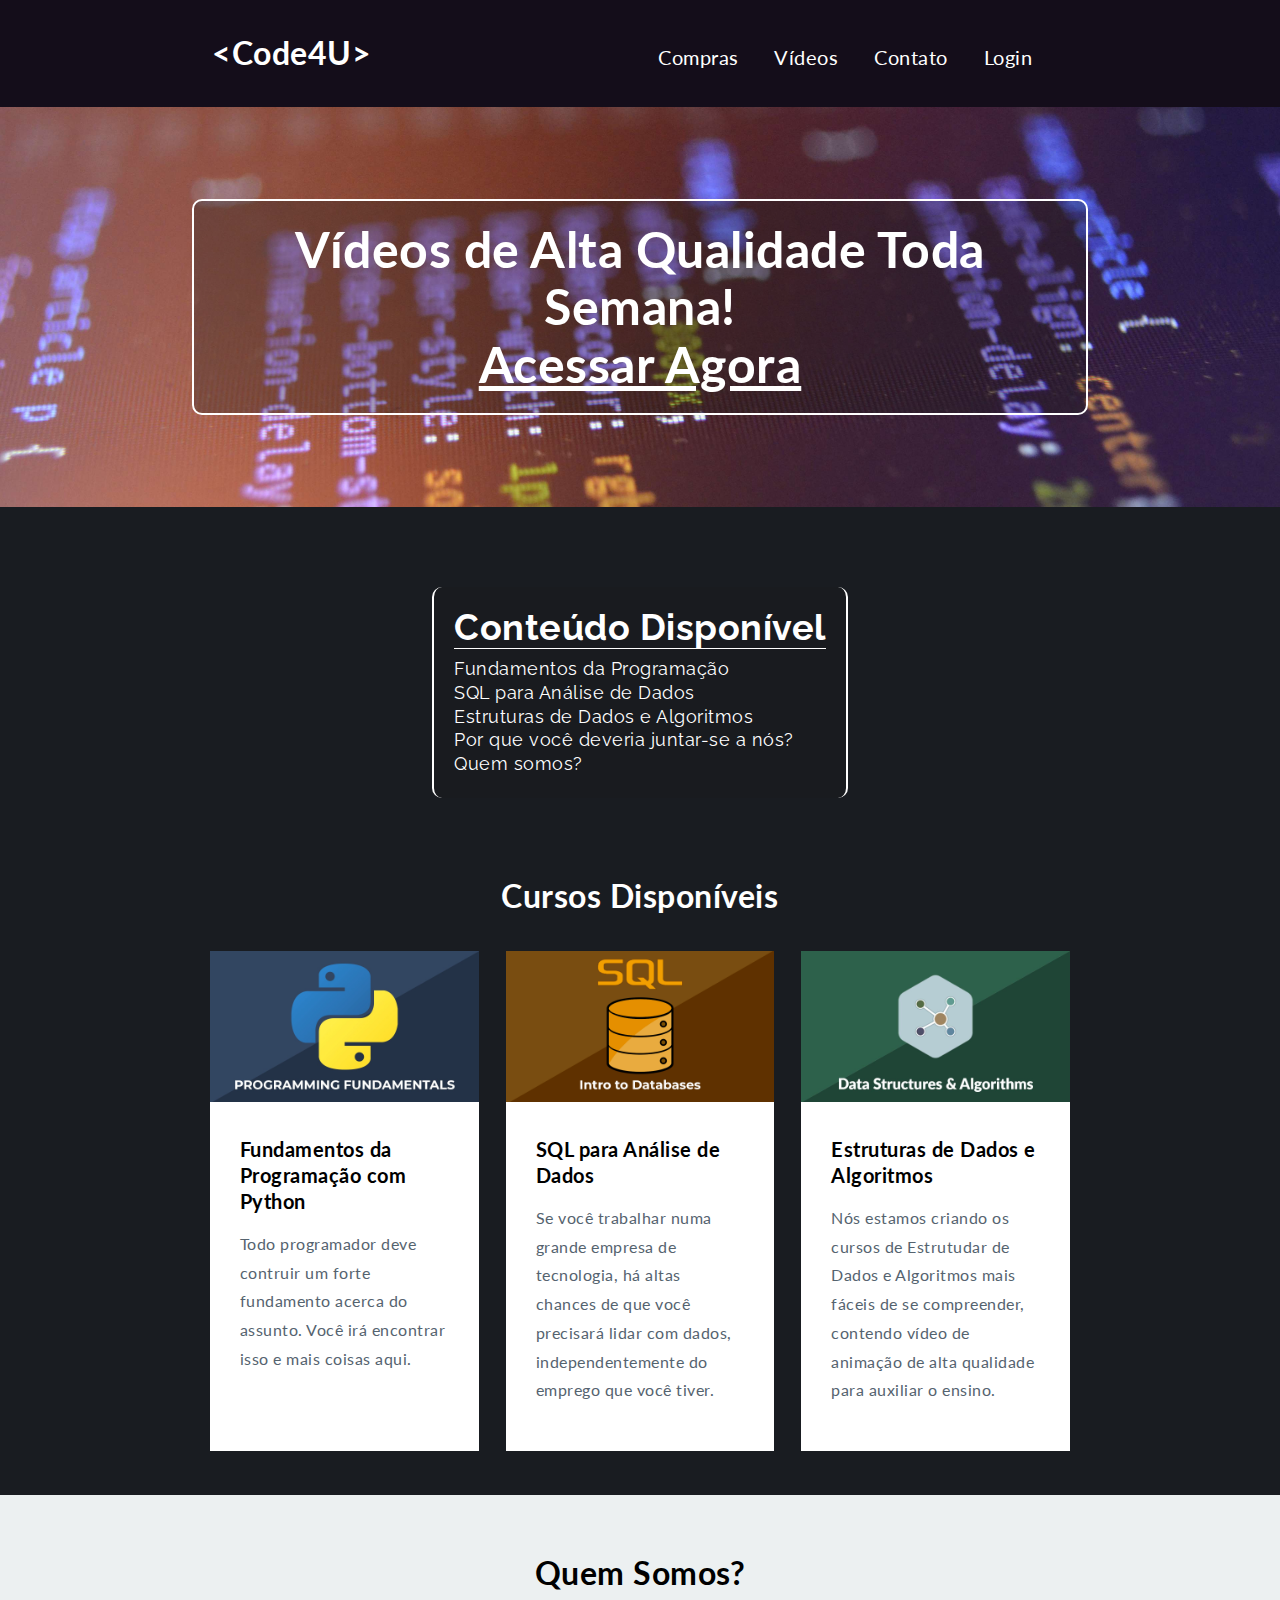
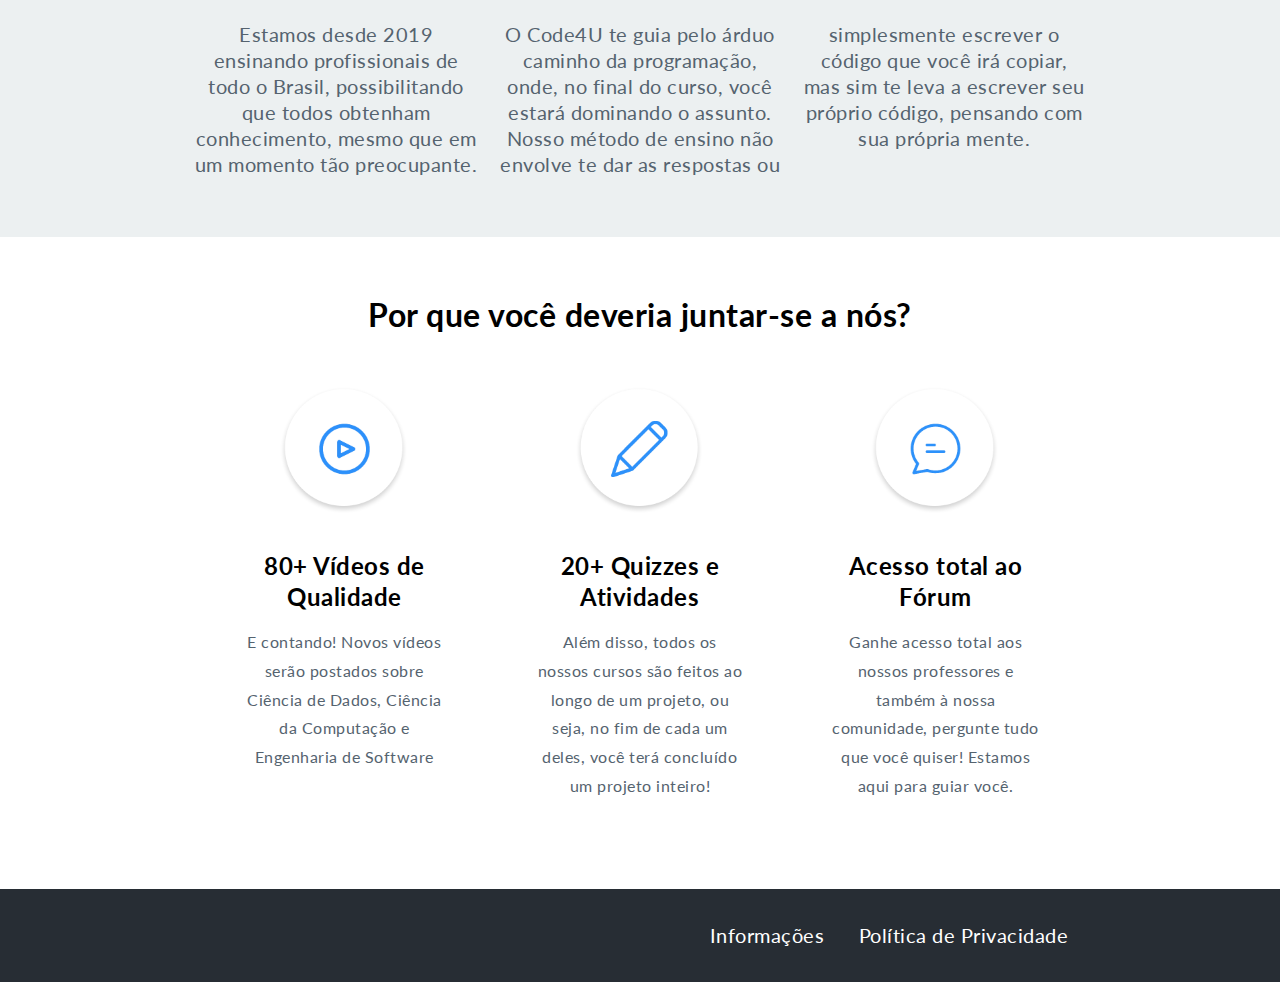
<file: DevCourses/index.html>
<!DOCTYPE html>
<html lang="pt-br">
    <head>
        <meta charset="utf-8">
        <link rel="stylesheet" href="css/style.css">
        <title>Bem-vindo(a) | Code4U</title>
    </head>

    <body class="grid-container">
        <header class="container">
            <h2>&lt;Code4U&gt;</h2>
            <ul>
                <li><a href="#courses">Compras</a></li>
                <li><a href="#videos">Vídeos</a></li>
                <li><a href="#contact">Contato</a></li>
                <li><a href="#login">Login</a></li>
            </ul>
        </header>

        <section id="subheader" class="container">
            <h2 class="panel">
                Vídeos de Alta Qualidade Toda Semana!
                <br><a href="#access">Acessar Agora</a>
            </h2>
        </section>

        <section id="main" class="container">
            <h2>Cursos Disponíveis</h2>
            <a href="#python" id="python" class="card">
                <figure>
                    <img src="./images/python.jpg" alt="Python">
                </figure>
                <div class="card-body">
                    <h3>Fundamentos da Programação com Python</h3>
                    <p>
                        Todo programador deve contruir um forte fundamento acerca do assunto. Você irá encontrar isso e mais coisas aqui.
                    </p>
                </div>
            </a>

            <a href="#sql" id="sql" class="card">
                <figure>
                    <img src="./images/sql.png" alt="SQL">
                </figure>
                <div class="card-body">
                    <h3>SQL para Análise de Dados</h3>
                    <p>
                        Se você trabalhar numa grande empresa de tecnologia, há altas chances de que você precisará lidar com dados, 
                        independentemente do emprego que você tiver.
                    </p>
                </div>
            </a>

            <a href="#data" id="data" class="card">
                <figure>
                    <img src="./images/data.jpg" alt="Data Structures">
                </figure>
                <div class="card-body">
                    <h3>Estruturas de Dados e Algoritmos</h3>
                    <p>
                        Nós estamos criando os cursos de Estrutudar de Dados e Algoritmos mais fáceis de se compreender, contendo vídeo de 
                        animação de alta qualidade para auxiliar o ensino.
                    </p>
                </div>
            </a>
        </section>
        <article id="why" class="container">
            <h2>Por que você deveria juntar-se a nós?</h2>
            <div href="#videos" id="python" class="card">
                <figure>
                    <img src="./images/video.png" alt="Vídeos">
                </figure>
                <div class="card-body">
                    <h3>80+ Vídeos de Qualidade</h3>
                    <p>
                        E contando! Novos vídeos serão postados sobre 
                        Ciência de Dados, Ciência da Computação e Engenharia 
                        de Software
                    </p>
                </div>
            </div>

            <div href="#sql" id="sql" class="card">
                <figure>
                    <img src="./images/quiz.png" alt="Quiz">
                </figure>
                <div class="card-body">
                    <h3>20+ Quizzes e Atividades</h3>
                    <p>
                        Além disso, todos os nossos cursos são feitos ao longo de um projeto, ou seja, no fim de cada um deles, você terá concluído um projeto inteiro!
                    </p>
                </div>
            </div>

            <div href="#data" id="data" class="card">
                <figure>
                    <img src="./images/forum.png" alt="Fórum">
                </figure>
                <div class="card-body">
                    <h3>Acesso total ao Fórum</h3>
                    <p>
                        Ganhe acesso total aos nossos professores e também à nossa comunidade, 
                        pergunte tudo que você quiser! Estamos aqui para guiar você.
                    </p>
                </div>
            </div>
        </article>

        <article id="who" class="container">
            <h2>Quem Somos?</h2>
            <p>
                Estamos desde 2019 ensinando profissionais de todo o Brasil, 
                possibilitando que todos obtenham conhecimento, mesmo que em 
                um momento tão preocupante. O Code4U te guia pelo árduo caminho
                da programação, onde, no final do curso, você estará dominando o assunto. 
                Nosso método de ensino não envolve te dar as respostas ou simplesmente 
                escrever o código que você irá copiar, mas sim te leva a escrever seu 
                próprio código, pensando com sua própria mente.
            </p>         
        </article>

        <nav>
            <ul class="panel">
                <h1>Conteúdo Disponível</h1>
                <li><a href="#python">Fundamentos da Programação</a></li>
                <li><a href="#sql">SQL para Análise de Dados</a></li>
                <li><a href="#data">Estruturas de Dados e Algoritmos</a></li>
                <li><a href="#why">Por que você deveria juntar-se a nós?</a></li>
                <li><a href="#who">Quem somos?</a></li>
            </ul>
        </nav>

        <footer class="container">
            <a href="#info">Informações</a>
            <a href="#info">Política de Privacidade</a>
        </footer>
    </body>
</html>
</file>
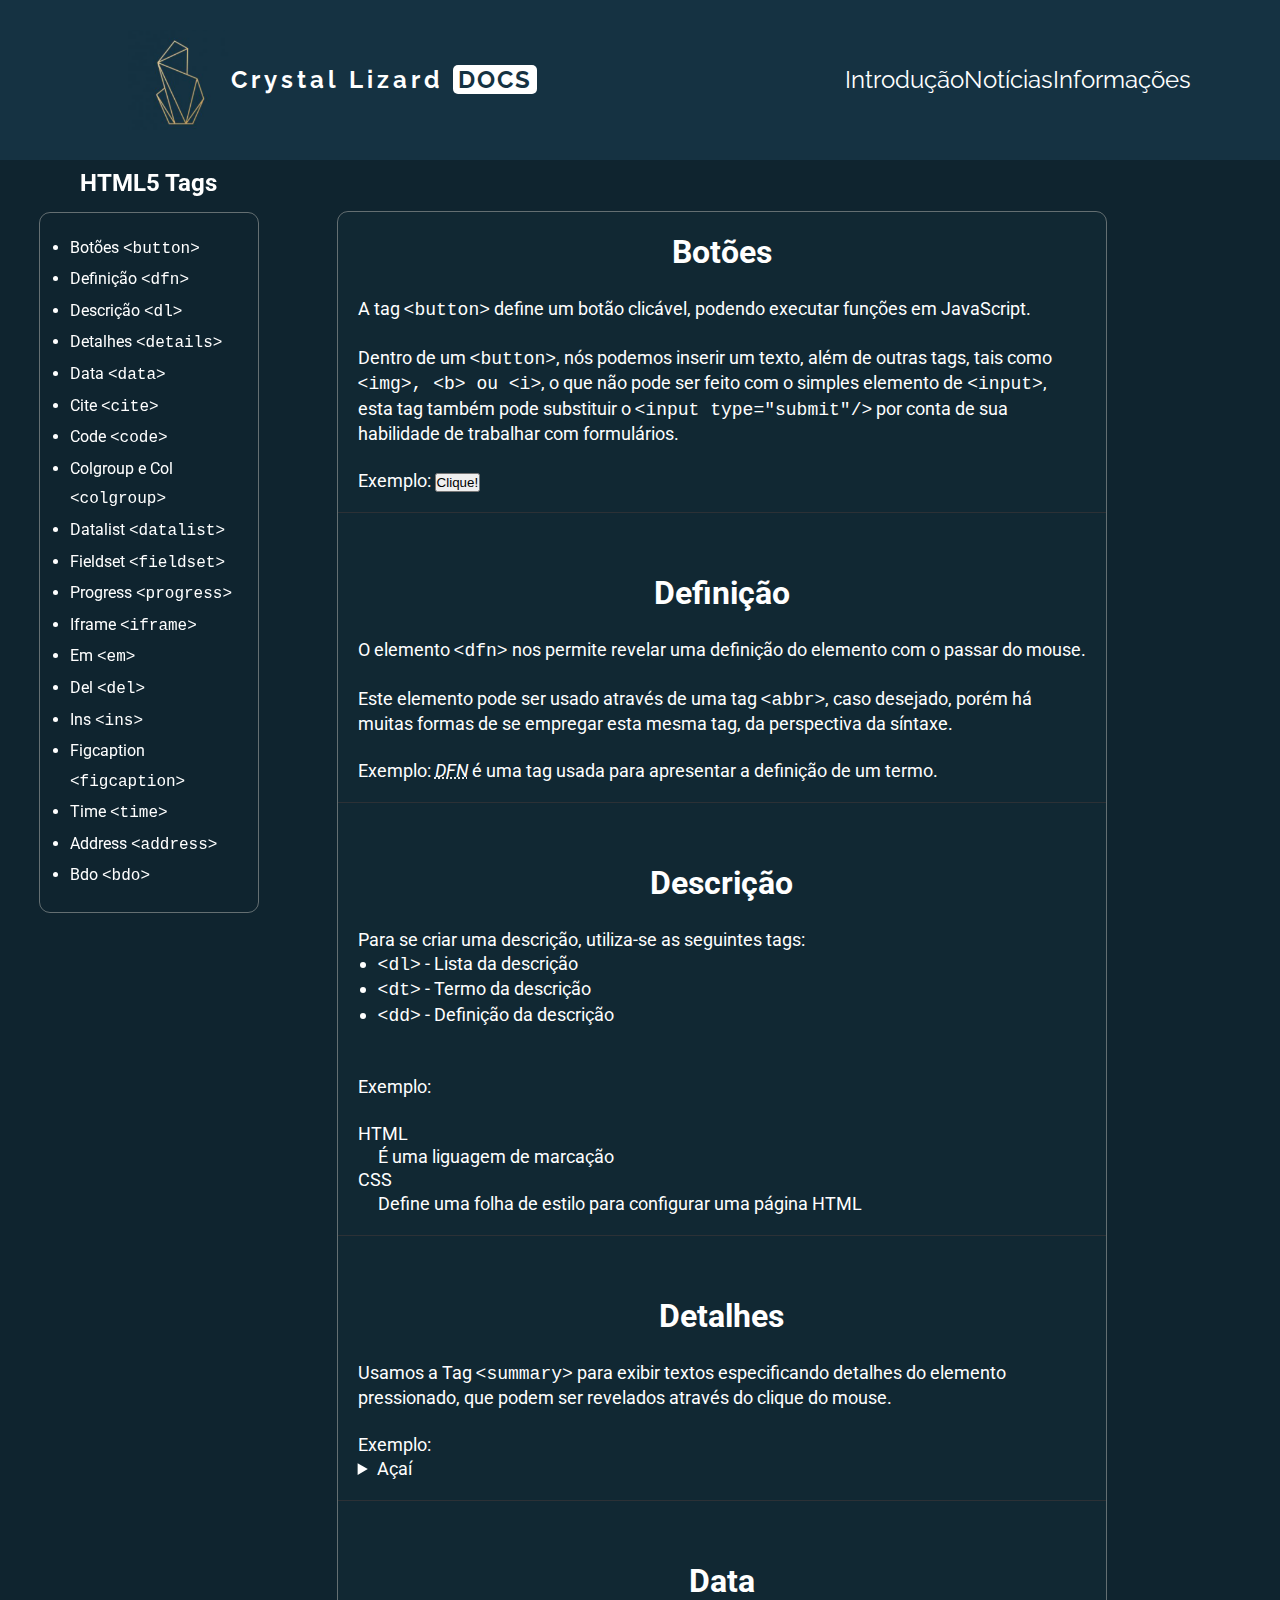
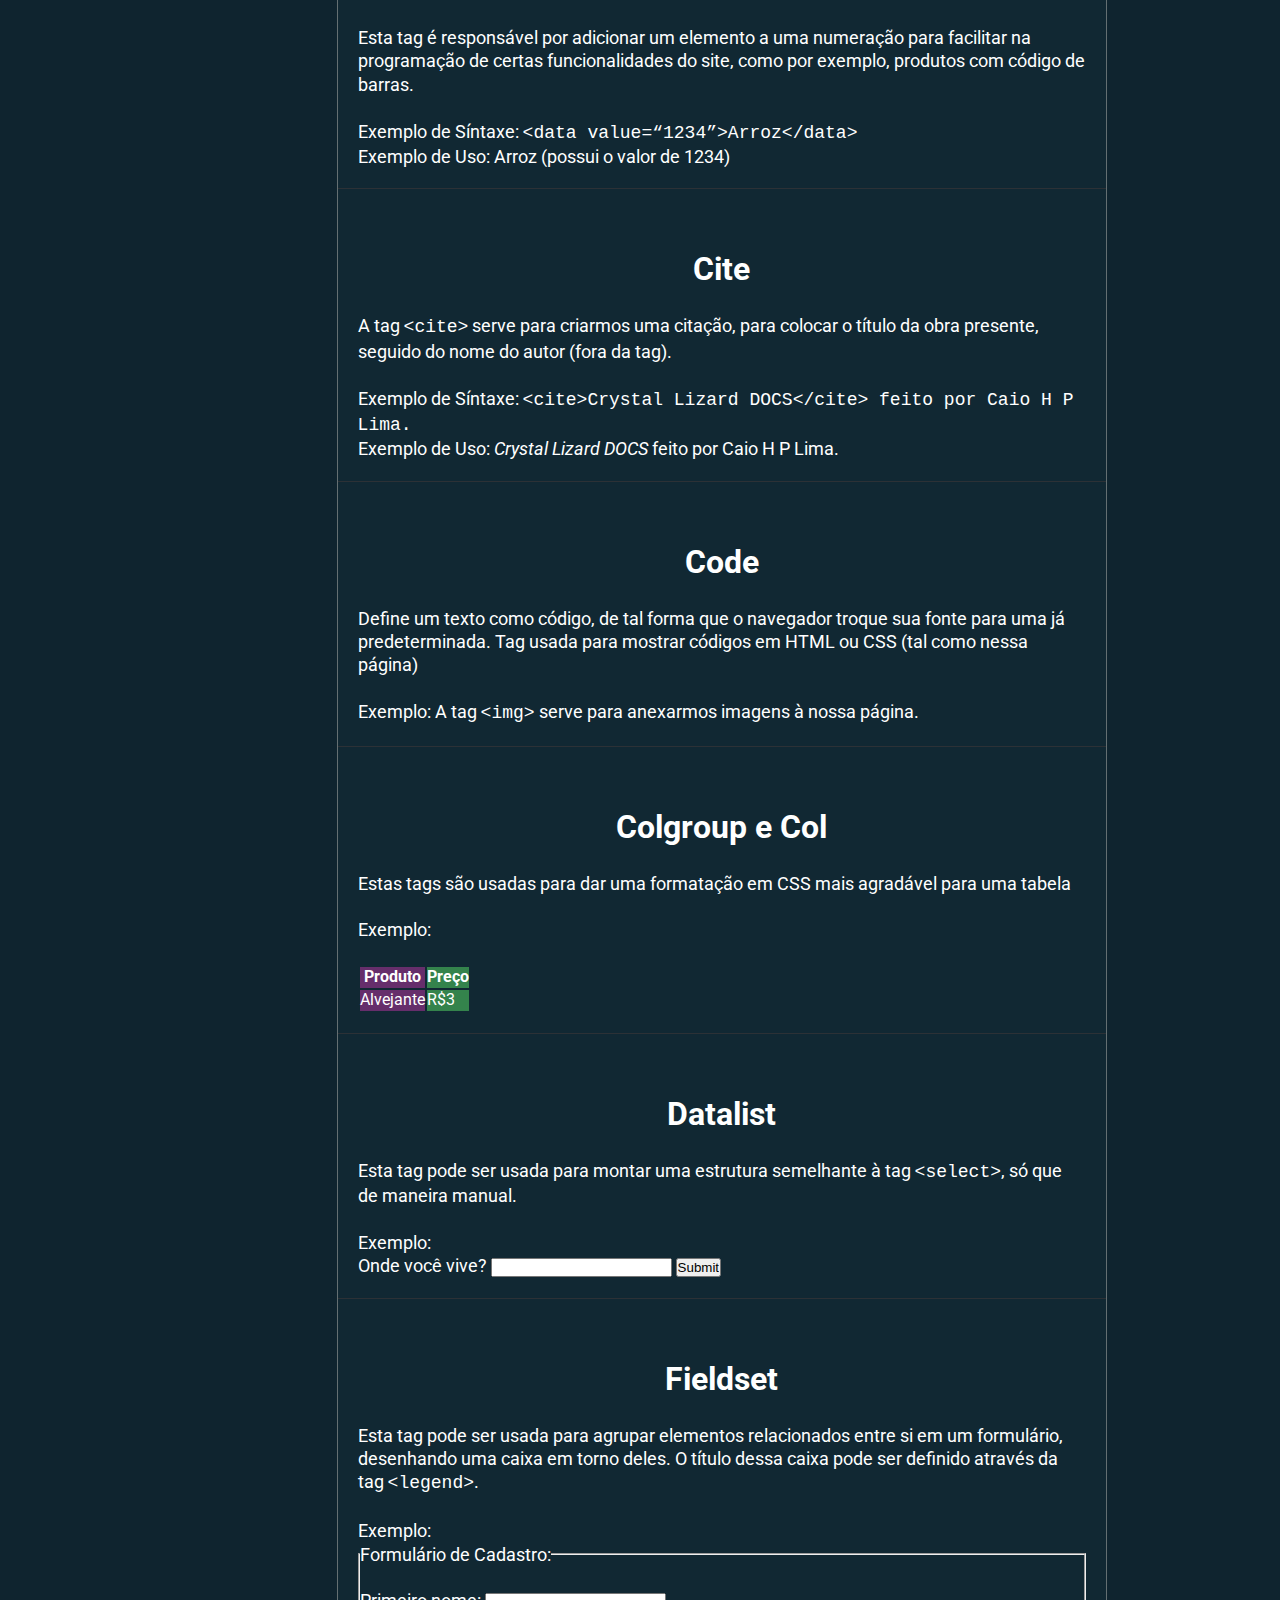
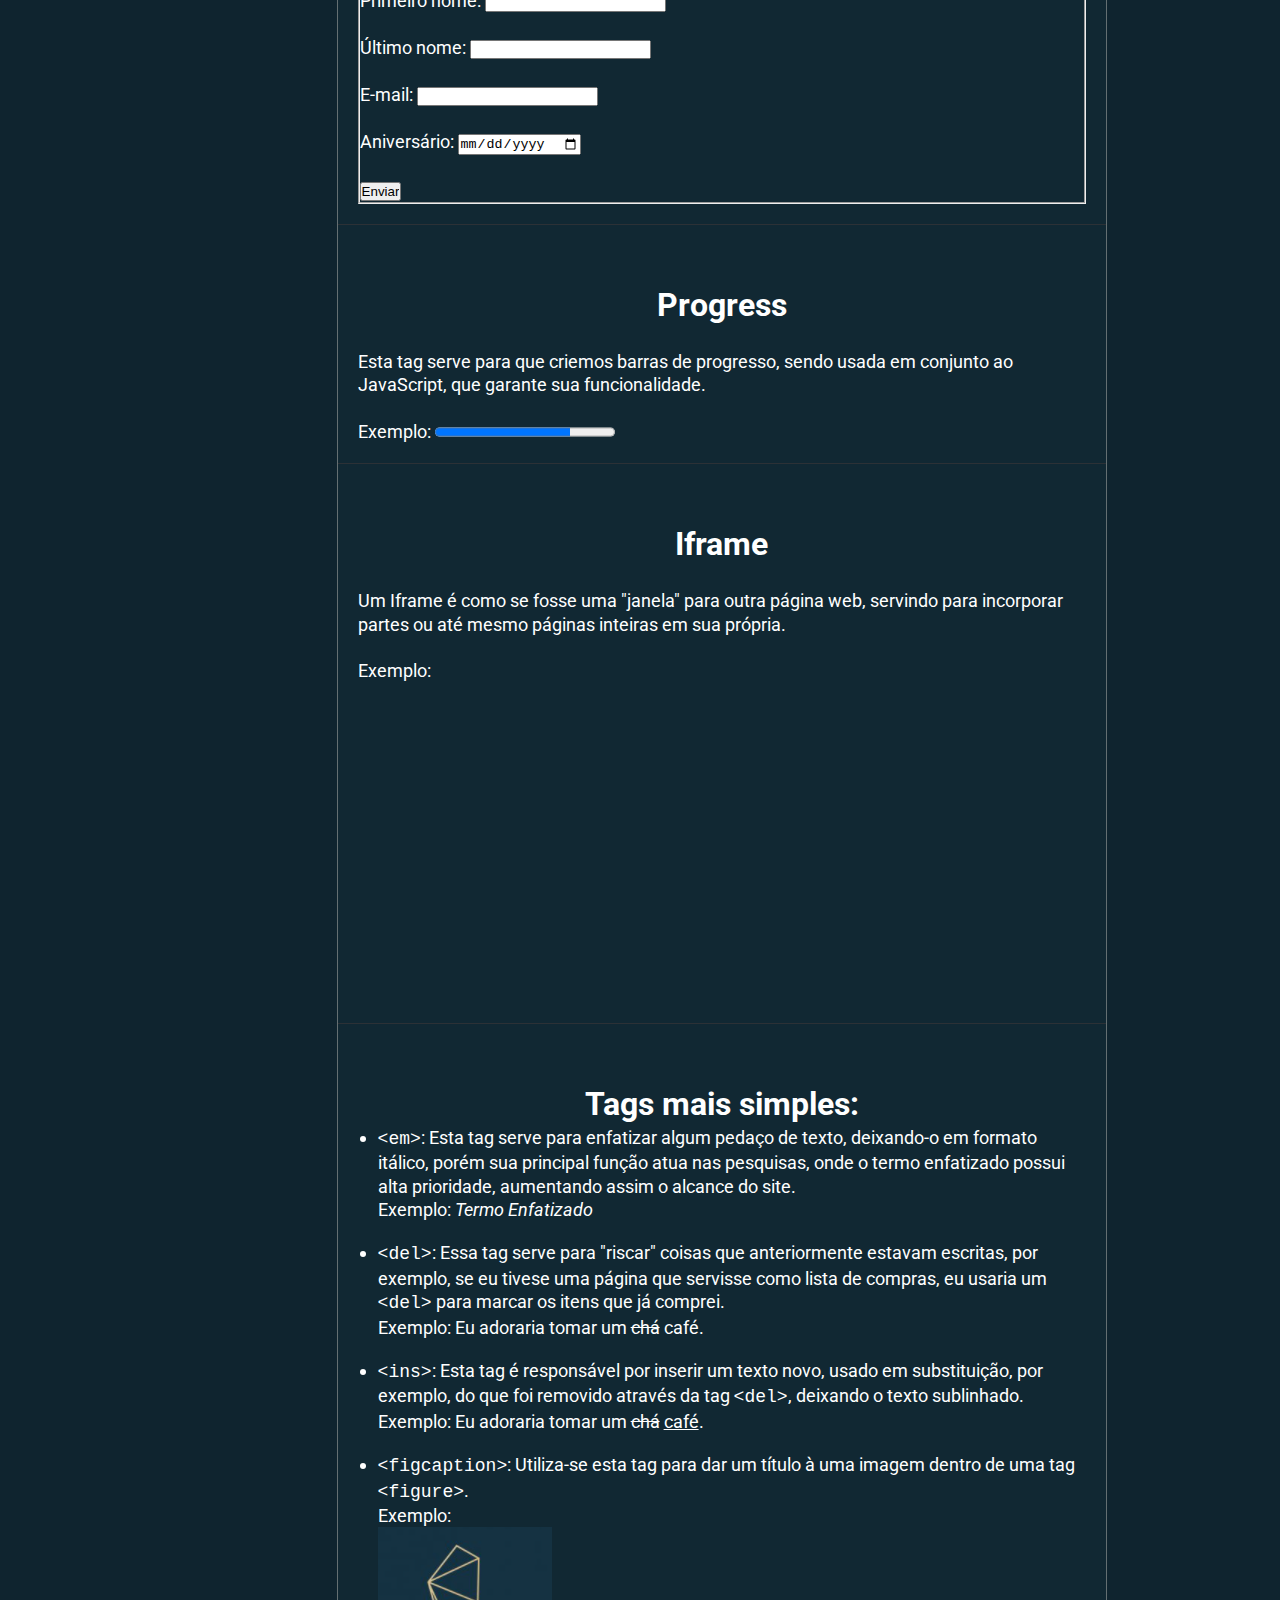
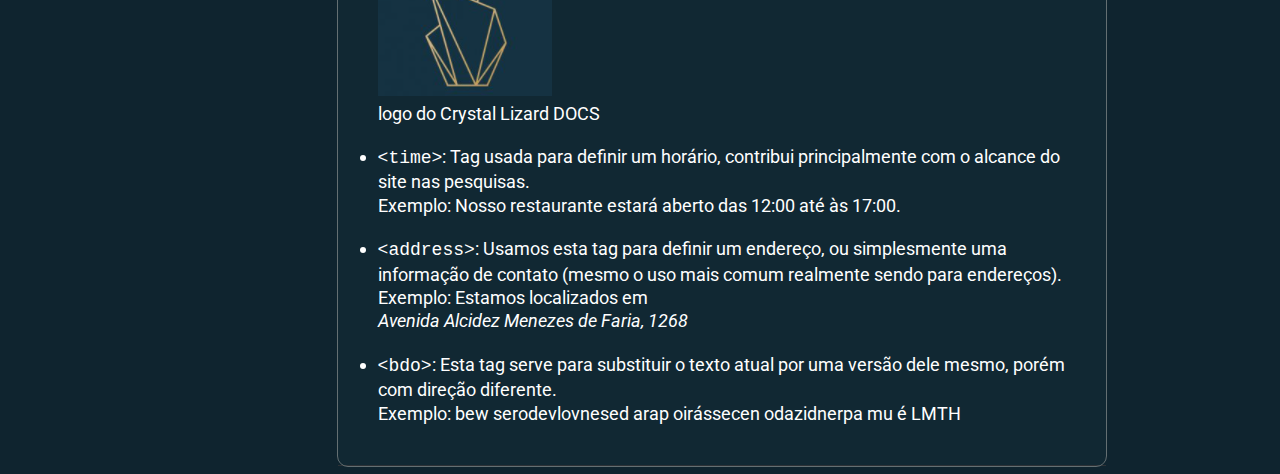
<file: everest-gamedev/index.html>
<!DOCTYPE html>
<html lang="pt-br">
    <head>
        <meta charset="utf-8">
        <title>Documentation | Crystal Lizard</title>
        <link rel="stylesheet" href="./css/style.css">
        <link rel="icon" href="images/favicon.png">
    </head>
    <body>
        <header>
            <div id="header-cont">
                <figure>
                    <img src="./images/logo.png" alt="CrystalLizard Logo">
                    <figcaption>
                        <h2>Crystal Lizard <span>DOCS</span></h2>
                    </figcaption>
                </figure>
                <nav>
                    <ul>
                        <li><a href="#basics">Introdução</a></li>
                        <li><a href="#news">Notícias</a></li>
                        <li><a href="#info">Informações</a></li>
                    </ul>
                </nav>
            </div>      
        </header>
        <aside>
            <h2>HTML5 Tags</h2>
            <nav>
                <ul>
                    <li><a href="#button">Botões <code>&lt;button&gt;</code></a></li>
                    <li><a href="#definition">Definição <code>&lt;dfn&gt;</code></a></li>
                    <li><a href="#description">Descrição <code>&lt;dl&gt;</code></a></li>
                    <li><a href="#details">Detalhes <code>&lt;details&gt;</code></a></li>
                    <li><a href="#data">Data <code>&lt;data&gt;</code></a></li>
                    <li><a href="#cite">Cite <code>&lt;cite&gt;</code></a></li>
                    <li><a href="#code">Code <code>&lt;code&gt;</code></a></li>
                    <li><a href="#colgroup">Colgroup e Col <code>&lt;colgroup&gt;</code></a></li>
                    <li><a href="#datalist">Datalist <code>&lt;datalist&gt;</code></a></li>
                    <li><a href="#fieldset">Fieldset <code>&lt;fieldset&gt;</code></a></li>
                    <li><a href="#progress">Progress <code>&lt;progress&gt;</code></a></li>
                    <li><a href="#iframe">Iframe <code>&lt;iframe&gt;</code></a></li>
                    <li><a href="#em">Em <code>&lt;em&gt;</code></a></li>
                    <li><a href="#del">Del <code>&lt;del&gt;</code></a></li>
                    <li><a href="#ins">Ins <code>&lt;ins&gt;</code></a></li>
                    <li><a href="#figcaption">Figcaption <code>&lt;figcaption&gt;</code></a></li>
                    <li><a href="#time">Time <code>&lt;time&gt;</code></a></li>
                    <li><a href="#address">Address <code>&lt;address&gt;</code></a></li>
                    <li><a href="#bdo">Bdo <code>&lt;bdo&gt;</code></a></li>
                </ul>
            </nav>
        </aside>

        <section id="content">
            <article id="button">
                <h2>Botões</h2><br>
                <p>
                    A tag <code>&lt;button&gt;</code> define um botão clicável, podendo executar funções em JavaScript.
                    <br><br>
                    Dentro de um <code>&lt;button&gt;</code>, nós podemos inserir um texto, além de outras tags,
                    tais como <code>&lt;img&gt;, &lt;b&gt; ou &lt;i&gt;</code>, o que não pode ser feito com o simples elemento de <code>&lt;input&gt;</code>,
                    esta tag também pode substituir o <code>&lt;input type="submit"/&gt;</code> por conta de sua habilidade de trabalhar com formulários.
                    <br><br>
                    Exemplo:
                    <button>Clique!</button> 
                </p>
            </article>

            <article id="definition">
                <h2>Definição</h2><br>
                <p>
                    O elemento <code>&lt;dfn&gt;</code> nos permite revelar uma definição do elemento com o passar do mouse.<br>
                    <br>
                    Este elemento pode ser usado através de uma tag <code>&lt;abbr&gt;</code>, caso desejado, porém há muitas formas de se empregar esta mesma tag, da perspectiva da síntaxe.
                    <br><br>
                    Exemplo:
                    <dfn><abbr title="Este é o título do elemento!">DFN</abbr></dfn> é uma tag usada para apresentar a definição de um termo.
                </p>
            </article>
            <article id="description">
                <h2>Descrição</h2><br>
                <p>
                    Para se criar uma descrição, utiliza-se as seguintes tags:<br>
                    <ul>
                        <li><code>&lt;dl&gt;</code> - Lista da descrição</li>
                        <li><code>&lt;dt&gt;</code> - Termo da descrição</li>
                        <li><code>&lt;dd&gt;</code> - Definição da descrição</li>
                    </ul>
                    <br><br>
                    Exemplo:<br><br>
                    <dl>
                        <dt>HTML</dt>
                        <dd>É uma liguagem de marcação</dd>
                        <dt>CSS</dt>
                        <dd>Define uma folha de estilo para configurar uma página HTML</dd>
                    </dl>                     
                </p>
            </article>

            <article id="details">
                <h2>Detalhes</h2><br>
                <p>
                    Usamos a Tag <code>&lt;summary&gt;</code> para exibir textos especificando detalhes do elemento pressionado, que podem ser revelados através do clique do mouse.
                    <br><br>
                    Exemplo: 
                    <details>
                        <summary>Açaí</summary>
                        <p>Doce e gelado</p>
                    </details>
                </p>
            </article>

            <article id="data">
                <h2>Data</h2><br>
                <p>
                    Esta tag é responsável por adicionar um elemento a uma numeração para facilitar na programação de certas funcionalidades do site, como por exemplo, produtos
                    com código de barras.
                    <br><br>
                    Exemplo de Síntaxe: <code>&lt;data value=“1234”&gt;Arroz&lt;/data&gt;</code><br>
                    Exemplo de Uso: <data value="1234">Arroz</data> (possui o valor de 1234)
                </p>
            </article>

            <article id="cite">
                <h2>Cite</h2><br>
                <p>
                    A tag <code>&lt;cite&gt;</code> serve para criarmos uma citação, para colocar o título da obra presente, seguido do nome do autor (fora da tag).
                    <br><br>
                    Exemplo de Síntaxe: <code>&lt;cite&gt;Crystal Lizard DOCS&lt;/cite&gt; feito por Caio H P Lima.</code><br>
                    Exemplo de Uso: <cite>Crystal Lizard DOCS</cite> feito por Caio H P Lima.
                </p>
            </article>

            <article id="code">
                <h2>Code</h2><br>
                <p>
                    Define um texto como código, de tal forma que o navegador troque sua fonte para uma já predeterminada. Tag usada para mostrar códigos em HTML ou CSS (tal como nessa página)
                    <br><br>
                    Exemplo: A tag <code>&lt;img&gt;</code> serve para anexarmos imagens à nossa página.
                </p>
            </article>

            <article id="colgroup">
                <h2>Colgroup e Col</h2><br>
                <p>
                    Estas tags são usadas para dar uma formatação em CSS mais agradável para uma tabela
                    <br><br>
                    Exemplo: <br>
                    <br>
                    <table>
                        <colgroup>
                          <col span="1" style=" background-color:rgb(102, 46, 107)">
                          <col style="background-color:rgb(52, 131, 76)">
                        </colgroup>
                        <tr>
                          <th>Produto</th>
                          <th>Preço</th>
                        </tr>
                        <tr>
                          <td>Alvejante</td>
                          <td>R$3</td>
                        </tr>
                    </table> 
                </p>
            </article>

            <article id="datalist">
                <h2>Datalist</h2><br>
                <p>
                    Esta tag pode ser usada para montar uma estrutura semelhante à tag <code>&lt;select&gt;</code>, só que de maneira manual.
                    <br><br>
                    Exemplo: 
                    <form method="get">
                        <label for="estado">Onde você vive?</label>
                        <input list="estado">
                        <datalist id="estado">
                            <option value="MS">
                            <option value="SP">
                        </datalist>
                        <input type="submit">
                    </form>
                </p>
            </article>

            <article id="fieldset">
                <h2>Fieldset</h2><br>
                <p>
                    Esta tag pode ser usada para agrupar elementos relacionados entre si em um formulário, desenhando uma caixa em torno deles. O título dessa caixa pode ser definido
                    através da tag <code>&lt;legend&gt;</code>.
                    <br><br>
                    Exemplo: <br>
                    <form method="get">
                        <fieldset>
                            <legend>Formulário de Cadastro:</legend><br>

                            <label for="fname">Primeiro nome:</label>
                            <input type="text" id="fname" name="fname"><br><br>
                            <label for="lname">Último nome:</label>
                            <input type="text" id="lname" name="lname"><br><br>
                            <label for="email">E-mail:</label>
                            <input type="email" id="email" name="email"><br><br>
                            <label for="birthday">Aniversário:</label>
                            <input type="date" id="birthday" name="birthday"><br><br>
                            <input type="submit" value="Enviar">
                        </fieldset>
                    </form>
                </p>
            </article>

            <article id="progress">
                <h2>Progress</h2><br>
                <p>
                    Esta tag serve para que criemos barras de progresso, sendo usada em conjunto ao JavaScript, que garante sua funcionalidade.
                    <br><br>
                    Exemplo:
                    <progress value="75" max="100">75%</progress>
                </p>
            </article>

            <article id="iframe">
                <h2>Iframe</h2><br>
                <p>
                    Um Iframe é como se fosse uma "janela" para outra página web, servindo para incorporar partes ou até mesmo páginas inteiras
                    em sua própria.
                    <br><br>
                    Exemplo:<br>
                    <iframe width="560" height="315" src="https://www.youtube.com/embed/3OC2aPCuzjo" title="YouTube video player" frameborder="0" allow="accelerometer; autoplay; clipboard-write; encrypted-media; gyroscope; picture-in-picture" allowfullscreen></iframe>
                </p>
            </article>

            <article id="small">
                <h2>Tags mais simples:</h2>
                <ul>
                    <li id="em">
                        <code>&lt;em&gt;</code>: Esta tag serve para enfatizar algum pedaço de texto, deixando-o em formato itálico, porém sua principal função atua nas pesquisas, onde o termo enfatizado possui alta prioridade, aumentando assim o alcance do site. <br>
                        Exemplo: <em>Termo Enfatizado</em>
                    </li>

                    <li id="del">
                        <code>&lt;del&gt;</code>: Essa tag serve para "riscar" coisas que anteriormente estavam escritas, por exemplo, se eu tivese uma página que servisse como lista de compras, eu usaria um <code>&lt;del&gt;</code> para marcar os itens que já comprei. <br>
                        Exemplo: Eu adoraria tomar um <del>chá</del> café.
                    </li>

                    <li id="ins">
                        <code>&lt;ins&gt;</code>: Esta tag é responsável por inserir um texto novo, usado em substituição, por exemplo, do que foi removido através da tag <code>&lt;del&gt;</code>, deixando o texto sublinhado. <br>
                        Exemplo: Eu adoraria tomar um <del>chá</del> <ins>café</ins>.
                    </li>

                    <li id="figcaption">
                        <code>&lt;figcaption&gt;</code>: Utiliza-se esta tag para dar um título à uma imagem dentro de uma tag <code>&lt;figure&gt;</code>. <br>
                        Exemplo: 
                        <figure>
                            <img src="./images/logo.png" alt="Ícone">
                            <figcaption>logo do Crystal Lizard DOCS</figcaption>
                        </figure>
                    </li>

                    <li id="time">
                        <code>&lt;time&gt;</code>: Tag usada para definir um horário, contribui principalmente com o alcance do site nas pesquisas. <br>
                        Exemplo: Nosso restaurante estará aberto das <time>12:00</time> até às <time>17:00</time>.
                    </li>

                    <li id="address">
                        <code>&lt;address&gt;</code>:  Usamos esta tag para definir um endereço, ou simplesmente uma informação de contato (mesmo o uso mais comum realmente sendo para endereços). <br>
                        Exemplo: Estamos localizados em <address>Avenida Alcidez Menezes de Faria, 1268</address>
                    </li>

                    <li id="bdo">
                        <code>&lt;bdo&gt;</code>: Esta tag serve para substituir o texto atual por uma versão dele mesmo, porém com direção diferente. <br>
                        Exemplo: <bdo dir="rtl">HTML é um aprendizado necessário para desenvolvedores web</bdo>
                    </li>
                </ul>
            </article>
        </section>
    </body>
</html>
</file>
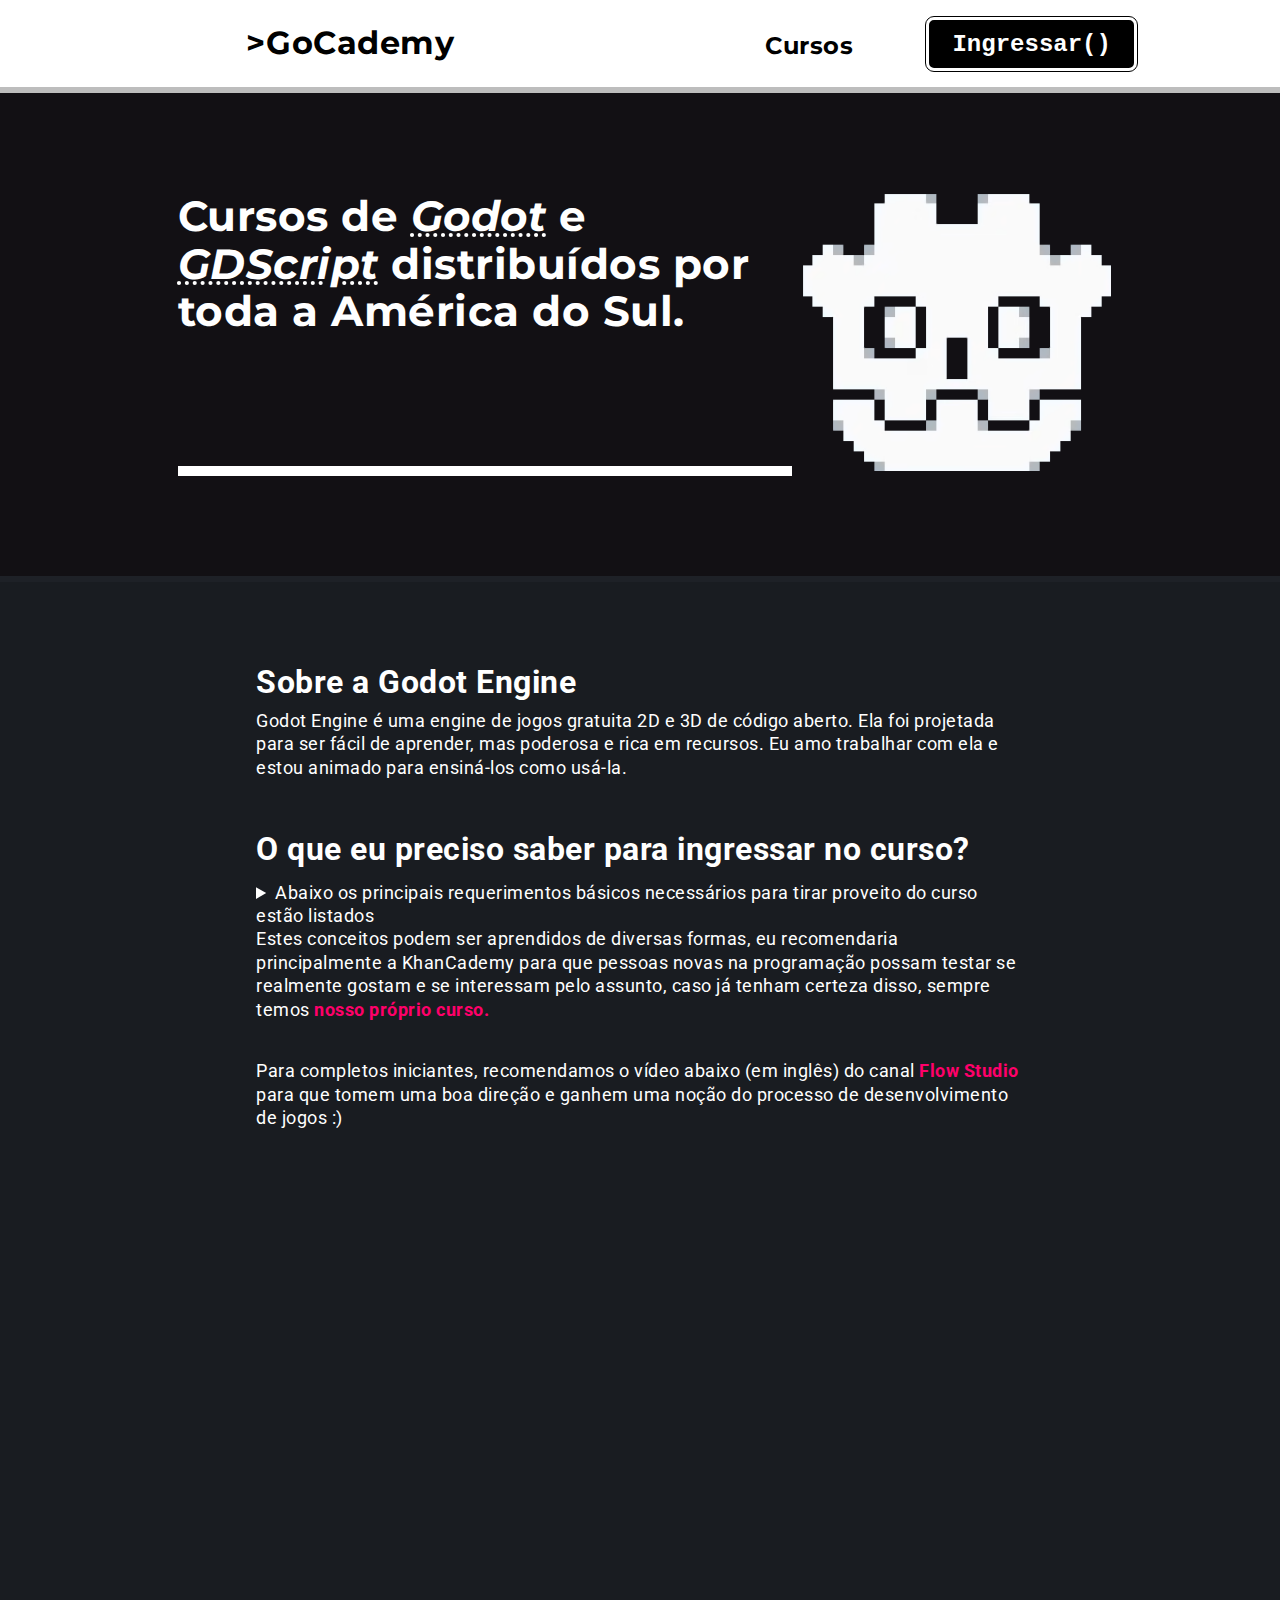
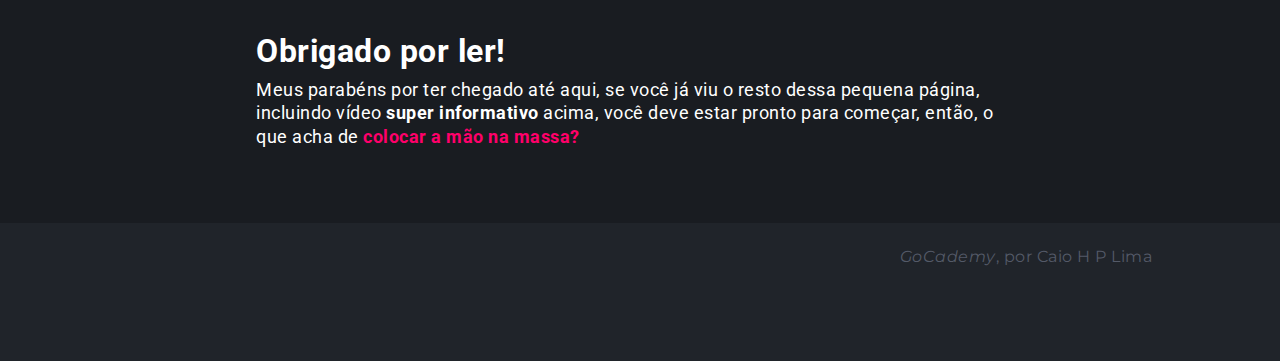
<file: GoCademy/index.html>
<!DOCTYPE html>
<html lang="pt-br">
    <head>
        <meta charset="utf-8">
        <meta name="viewport" content="width=device-width, initial-scale=1.0">
        <link rel="stylesheet" href="./css/standart.css">
        <title>GoCademy | Bem-vindo(a)</title>
    </head>

    <body>
        <header class="pad-container">
            <h2><a class="unstyle" href="./index.html">GoCademy</a></h2>
            <nav>
                <ul>
                    <li><a id="mark" href="./sections/courses.html">Cursos</a></li>
                    <li><a href="./sections/join.html"><button id="join-btn" class="btn-style"><code>Ingressar()</code></button></a></li>
                </ul>
            </nav>
        </header>

        <section id="sub-header" class="container">
            <h1>
                Cursos de <dfn><abbr title="Motor de Jogos open-source">Godot</abbr></dfn> e <dfn><abbr title="GDScript é uma linguagem de alto nível, dinamicamente digitada, muito usada para criar conteúdo.">GDScript</abbr></dfn> distribuídos por toda a América do Sul.
            </h1>

            <figure>    
                <img src="./images/logo.png" alt="Godot Logo">
            </figure>
        </section>

        <section id="main-content" class="pad-container">
            <article>
                <h2>Sobre a Godot Engine</h2>
                <p>
                    Godot Engine é uma engine de jogos gratuita 2D e 3D de código aberto. Ela foi projetada para ser fácil de aprender, mas poderosa e rica em recursos. Eu amo trabalhar com ela e estou animado para ensiná-los como usá-la.
                </p>
            </article>
            <article>
                <h2>O que eu preciso saber para ingressar no curso?</h2>
                <p>
                    <details>
                        <summary>Abaixo os principais requerimentos básicos necessários para tirar proveito do curso estão listados</summary>
                        <ul>
                            <li>Variáveis e Arrays</li>
                            <li>Expressões condicionais e Loops</li>
                            <li>Funções</li>
                            <li>Classes e Heranças</li>
                        </ul>
                    </details>
                    Estes conceitos podem ser aprendidos de diversas formas, eu recomendaria principalmente a KhanCademy para que pessoas novas na programação possam testar se realmente
                    gostam e se interessam pelo assunto, caso já tenham certeza disso, sempre temos <a href="./sections/courses.html">nosso próprio curso.</a>
                </p>
                <br>
                <p>
                    Para completos iniciantes, recomendamos o vídeo abaixo (em inglês) do canal <a href="https://www.youtube.com/user/TheGraphicsFlow">Flow Studio</a> para que tomem uma boa direção e ganhem uma noção do processo de desenvolvimento de jogos :)
                </p>

                <div class="iframe-cont">
                    <iframe width="560" height="315" src="https://www.youtube.com/embed/7C92ZCnlmQo" title="YouTube video player" frameborder="0" allow="accelerometer; autoplay; clipboard-write; encrypted-media; gyroscope; picture-in-picture" allowfullscreen></iframe>
                </div>
            </article>
            <article>
                <h2>Obrigado por ler!</h2>
                <p>
                    Meus parabéns por ter chegado até aqui, se você já viu o resto dessa pequena página, incluindo vídeo <b>super informativo</b> acima, você deve estar pronto para começar, então, o que acha de <a href="./sections/join.html">colocar a mão na massa?</a>
                </p>
            </article>
        </section>
        <footer class="pad-container">
            <cite>GoCademy</cite>, por Caio H P Lima
        </footer>
    </body>
</html>
</file>
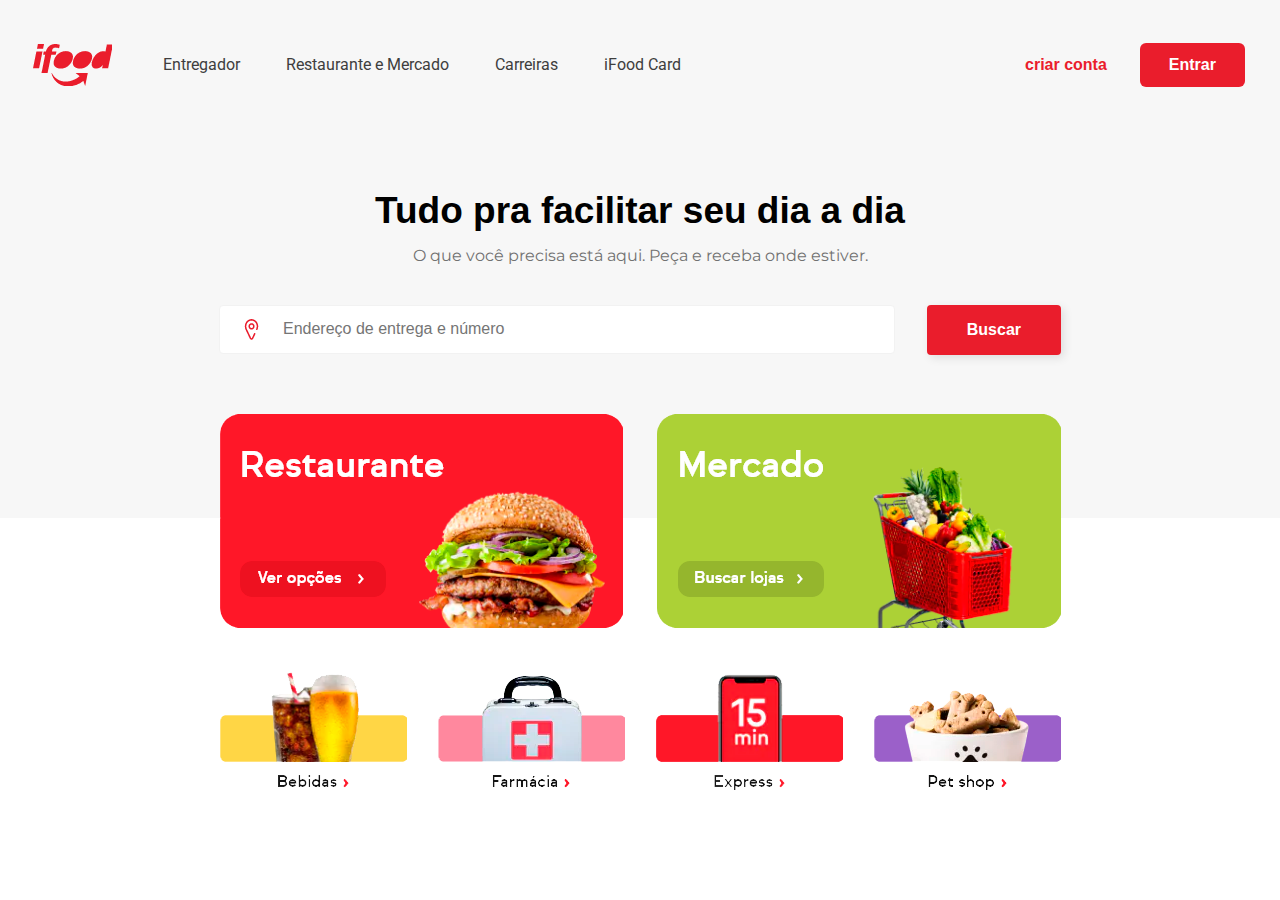
<file: Ifood/index.html>
<!DOCTYPE html>
<html lang="pt-br">
    <head>
        <meta charset="utf-8">
        <link rel="stylesheet" href="./css/standart.css">
        <title>Delivery de Comida e Mercado - iFood</title>
    </head>
    <body>
        <header>
            <div id="logo">
                <img src="./images/logo.png" alt="iFood">
            </div>
            <nav class="header-nav">
                <ul>
                    <li><a href="#deliver">Entregador</a></li>
                    <li><a href="#partners">Restaurante e Mercado</a></li>
                    <li><a href="#careers">Carreiras</a></li>
                    <li><a href="#card">iFood Card</a></li>
                </ul> 
            </nav>
            <form class="form-login" method="POST">
                <a href="#register" id="btn-register">criar conta</a>
                <a href="#login" id="btn-login">Entrar</a>
            </form>
        </header>
        <section id="main-content" class="container">
            <article id="welcome">
                <h1>Tudo pra facilitar seu dia a dia</h1>
                <p>O que você precisa está aqui. Peça e receba onde estiver.</p>

                <form method="POST">
                    <div id="search-box">
                        <img src="./images/map_pin.png" alt="">
                        <input type="text" placeholder="Endereço de entrega e número">
                    </div>

                    <input id="btn-search" class="shadow" type="submit" value="Buscar">
                </form>
            </article>

            <article id="main-categories">
                <a href="#restaurants"><img src="./images/restaurant.png" alt="Restaurantes"></a>
                <a href="#market"><img src="./images/super_market.png" alt="Mercado"></a>
            </article>

            <article id="categories">
                <a href="#drinks"><img src="./images/drinks.png" alt="Bebidas"></a>
                <a href="#drug-store"><img src="./images/drug_store.png" alt="Farmácia"></a>
                <a href="#express"><img src="./images/express.png" alt="Express"></a>
                <a href="#pet-shop"><img src="./images/pet_shop.png" alt="Pet Shop"></a>
            </article>
        </section>
    </body>
</html>

<!--Caio Hygino Perlin de Lima-->
</file>
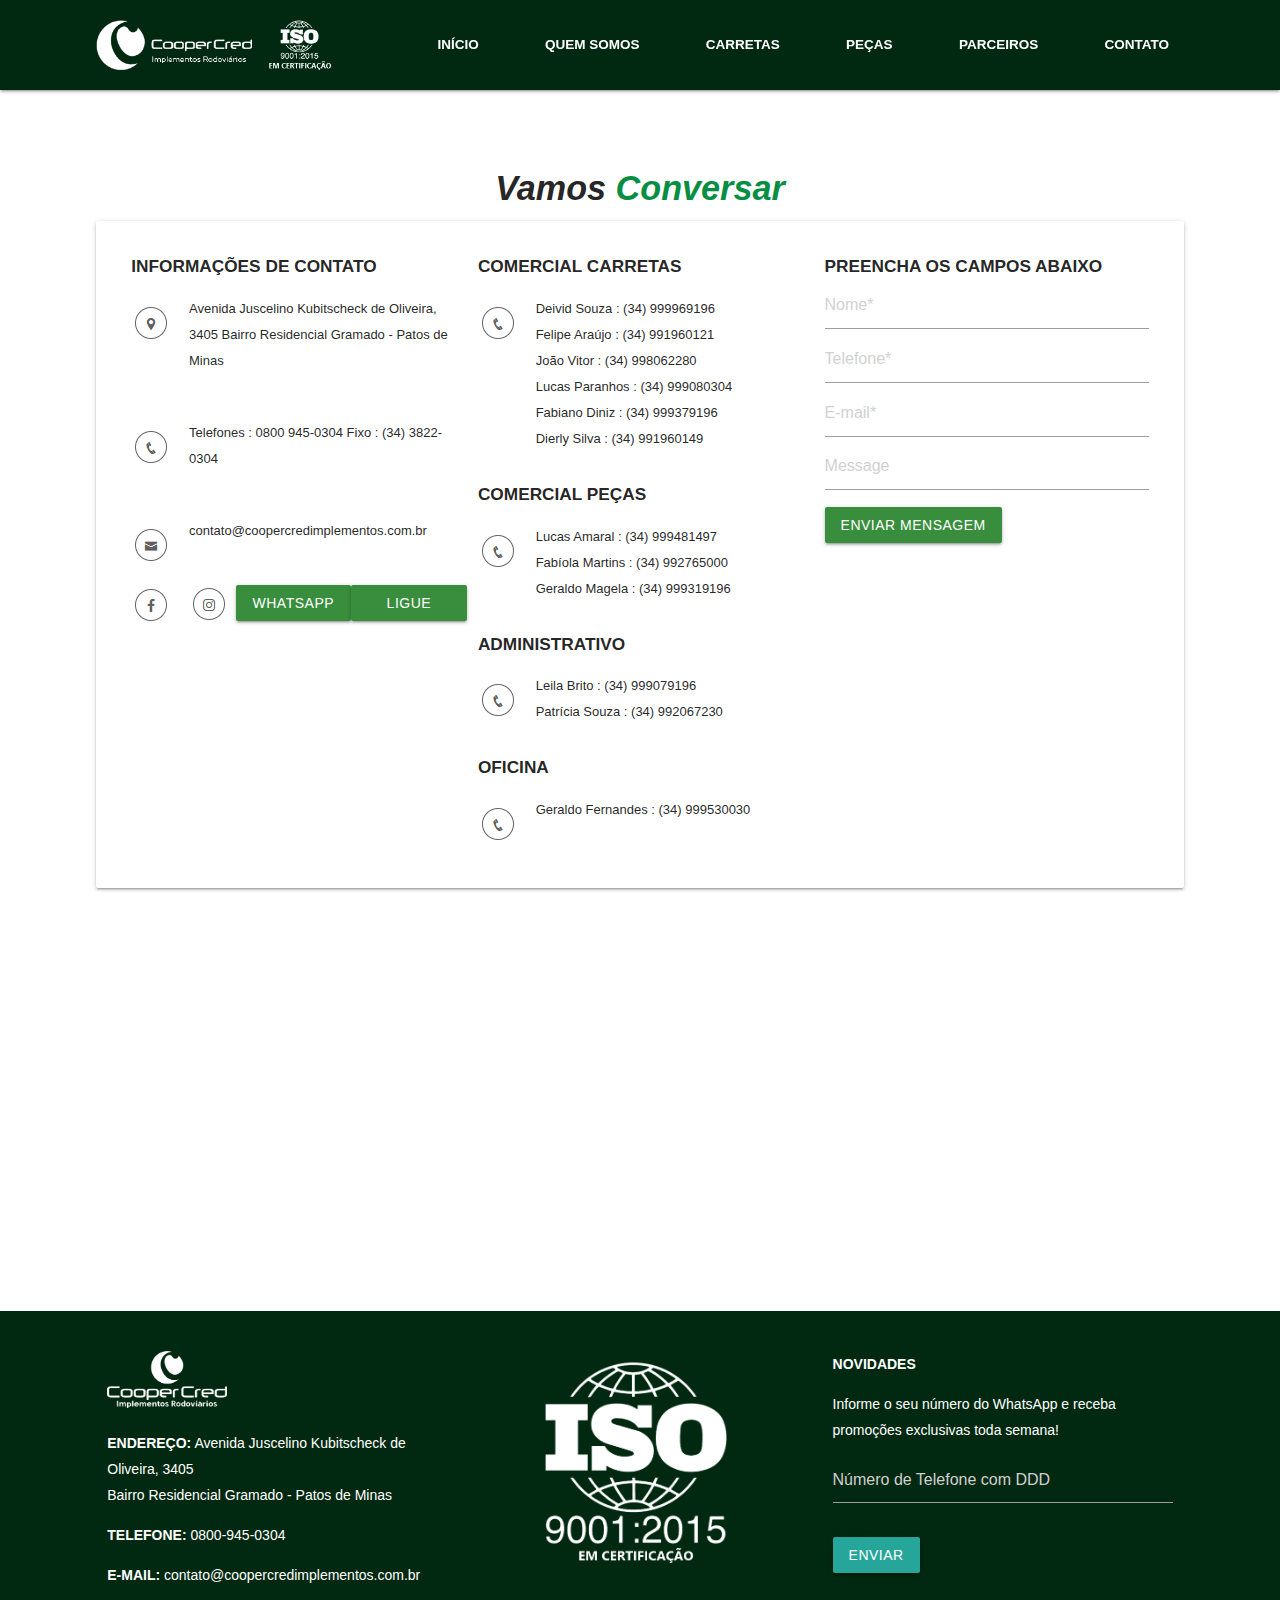
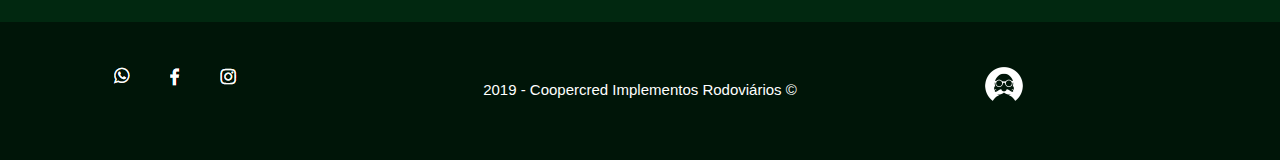
<file: cooper/sections/contact.html>
<!DOCTYPE html>
<html lang="pt-br">

<head>
    <meta charset="utf-8">
    <meta name="viewport" content="width=device-width, initial-scale=1">
    <title>Coopercred Implementos Rodoviários</title>

    <link rel="stylesheet" type="text/css" href="../css/materialize.css">

    <link rel="icon" href="../images/favicon.png">

    <link rel="stylesheet" type="text/css" href="../css/custom.css">

    <link href="https://fonts.googleapis.com/icon?family=Material+Icons" rel="stylesheet">
</head>

<body>
    <header>
        <div class="navbar-fixed">
            <nav class="green darken-5">
                <div class="nav-wrapper container">
                    <a href="../index.html" class="brand-logo left"><img id="logo" src="../images/logo.png"
                            alt="Coopercred Implementos Rodoviários"></a>
                    <a href="#" data-target="mobile-demo" class="sidenav-trigger right"><i
                            class="material-icons medium">menu</i></a>
                    <ul class="right hide-on-med-and-down">
                        <li><a href="../index.html">início</a></li>
                        <li><a href="who.html">quem somos</a></li>
                        <li><a href="trucks.html">carretas</a></li>
                        <li><a href="pieces.html">peças</a></li>
                        <li><a href="partners.html">parceiros</a></li>
                        <li><a href="contact.html">contato</a></li>
                    </ul>
                </div>
            </nav>
        </div>

        <ul class="sidenav" id="mobile-demo">
            <li><a href="../index.html">início</a></li>
            <li><a href="who.html">quem somos</a></li>
            <li><a href="trucks.html">carretas</a></li>
            <li><a href="pieces.html">peças</a></li>
            <li><a href="partners.html">parceiros</a></li>
            <li><a href="contact.html">contato</a></li>
        </ul>
    </header>

    <section class="container contact">
        <h4 class="h-title center">Vamos <b>Conversar</b></h4>
        <div class="row card-panel">
            <div class="col s12 l4">
                <h6><b>INFORMAÇÕES DE CONTATO</b></h6>
                <div class="row">
                    <a href="#" class="col s2"><img class="left" src="../images/local.png"></a>
                    <p class="col s10">Avenida Juscelino Kubitscheck de Oliveira, 3405
                        Bairro Residencial Gramado - Patos de Minas</p>
                </div>

                <div class="row">
                    <a href="#" class="col s2"><img class="left" src="../images/phone.png"></a>
                    <p class="col s10">Telefones : 0800 945-0304
                    Fixo : (34) 3822-0304</p>
                </div>

                <div class="row">
                    <a href="#" class="col s2"><img class="left" src="../images/mail.png"></a>
                    <p class="col s10">
                        contato@coopercredimplementos.com.br</p>
                </div>

                <div class="row left">
                    <a class="col s2" href="#"><img class="no-margin" src="../images/face.png"></a>
                    <a class="col s2" href="#"><img class="no-margin" src="../images/insta.png"></a>
                    <a class="col s4 btn green darken-2">WhatsApp</a>
                    <a class="col s4 btn green darken-2">Ligue Grátis</a>
                </div>
            </div>
            <div class="col s12 l4">
                <h6><b>COMERCIAL CARRETAS</b></h6>
                <div class="row">
                    <a href="#" class="col s2"><img class="left" src="../images/phone.png"></a>
                    <p class="col s10">
                        Deivid Souza : (34) 999969196<br>
                        Felipe Araújo : (34) 991960121<br>
                        João Vitor : (34) 998062280<br>
                        Lucas Paranhos : (34) 999080304<br>
                        Fabiano Diniz : (34) 999379196<br>
                        Dierly Silva : (34) 991960149<br>
                    </p>
                </div>
                <h6><b>COMERCIAL PEÇAS</b></h6>
                <div class="row">
                    <a href="#" class="col s2"><img class="left" src="../images/phone.png"></a>
                    <p class="col s10">
                        Lucas Amaral : (34) 999481497<br>
                        Fabíola Martins : (34) 992765000<br>
                        Geraldo Magela : (34) 999319196<br>
                    </p>
                </div>
                <h6><b>ADMINISTRATIVO</b></h6>
                <div class="row">
                    <a href="#" class="col s2"><img class="left" src="../images/phone.png"></a>
                    <p class="col s10">
                        Leila Brito : (34) 999079196<br>
                        Patrícia Souza : (34) 992067230<br>
                    </p>
                </div>
                <h6><b>OFICINA</b></h6>
                <div class="row">
                    <a href="#" class="col s2"><img class="left" src="../images/phone.png"></a>
                    <p class="col s10">
                        Geraldo Fernandes : (34) 999530030
                    </p>
                </div>
            </div>
            <div class="col s12 l4">
                <form method="get">
                    <h6><b>PREENCHA OS CAMPOS ABAIXO</b></h6>
                    <input placeholder="Nome*" id="name" type="text" class="validate" required>
                    <input placeholder="Telefone*" id="phone" type="number" class="validate" required>
                    <input placeholder="E-mail*" id="email" type="email" class="validate" required>
                    <textarea placeholder="Message" class="materialize-textarea"></textarea>

                    <button class="btn waves-effect waves-light green darken-2" type="submit" name="action">ENVIAR MENSAGEM</button>
                </form>
            </div>
        </div>
    </section>

    <aside>
        <iframe src="https://www.google.com/maps/embed?pb=!1m18!1m12!1m3!1d3780.8182764536205!2d-46.49782778460955!3d-18.62724168734702!2m3!1f0!2f0!3f0!3m2!1i1024!2i768!4f13.1!3m3!1m2!1s0x94ae603e4b23d52f%3A0x15cae59ca888b678!2sCooperCred+Implementos+Rodovi%C3%A1rios+-+Carretas+e+Pe%C3%A7as!5e0!3m2!1spt-BR!2sbr!4v1563733312967!5m2!1spt-BR!2sbr" width="100%" height="400" frameborder="0" style="border:0" allowfullscreen=""></iframe>
    </aside>

    <footer class="page-footer green darken-5">
        <div class="row upper-footer">
            <div class="container">
                <div class="col m4 s12">
                    <img class="responsive-img" src="../images/logo_2.png" alt="Coopercred Implementos Rodoviários"
                        style="width: 120px;">
                    <div class="footer-address">
                        <p>
                            <b>ENDEREÇO:</b> Avenida Juscelino Kubitscheck de Oliveira, 3405<br> Bairro Residencial
                            Gramado - Patos de Minas
                        </p>
                        <p>
                            <b>TELEFONE:</b> 0800-945-0304
                        </p>
                        <p>
                            <b>E-MAIL:</b> contato@coopercredimplementos.com.br
                        </p>
                    </div>
                </div>
                <div class="col m4 s12">
                    <img src="../images/iso.png" class="iso-logo" alt="">
                </div>
                <div class="col m4 s12">
                    <b>NOVIDADES</b>
                    <p>Informe o seu número do WhatsApp e receba promoções exclusivas toda semana!</p>
                    <input placeholder="Número de Telefone com DDD" id="phone-number" type="number"
                        class="validate"><br><br>
                    <button class="btn waves-effect waves-light" type="submit" name="action">Enviar</button>
                </div>
            </div>
        </div>
        <div class="row footer-copyright green darken-6">
            <div class="container">
                <div class="col m4 s12">
                    <div class="social-icons">
                        <a href="#whatsapp"><img src="../images/whatsapp.png" alt="WhatsApp"></a>
                        <a href="#face"><img src="../images/facebook.png" alt="Facebook"></a>
                        <a href="#insta"><img src="../images/instagram.png" alt="Instagram"></a>
                    </div>
                </div>
                <div class="col m4 s12">
                    <p>2019 - Coopercred Implementos Rodoviários ©</p>
                </div>
                <div class="col m4 s12 center-align">
                    <img src="../images/mus.png">
                </div>
            </div>
        </div>
    </footer>

    <script src="../js/jquery-3.3.1.js"></script>
    <script src="../js/materialize.js"></script>
    <script>
        //Carousel Init
        $(document).ready(function () {
            $('.carousel').carousel();
            autoplay();
        });

        function autoplay() {
            $('.carousel').carousel('next');
            setTimeout(autoplay, 4500);
        }

        //Sidenav Init
        $(document).ready(function () {
            $('.sidenav').sidenav();
        });
    </script>
</body>

</html>
</file>
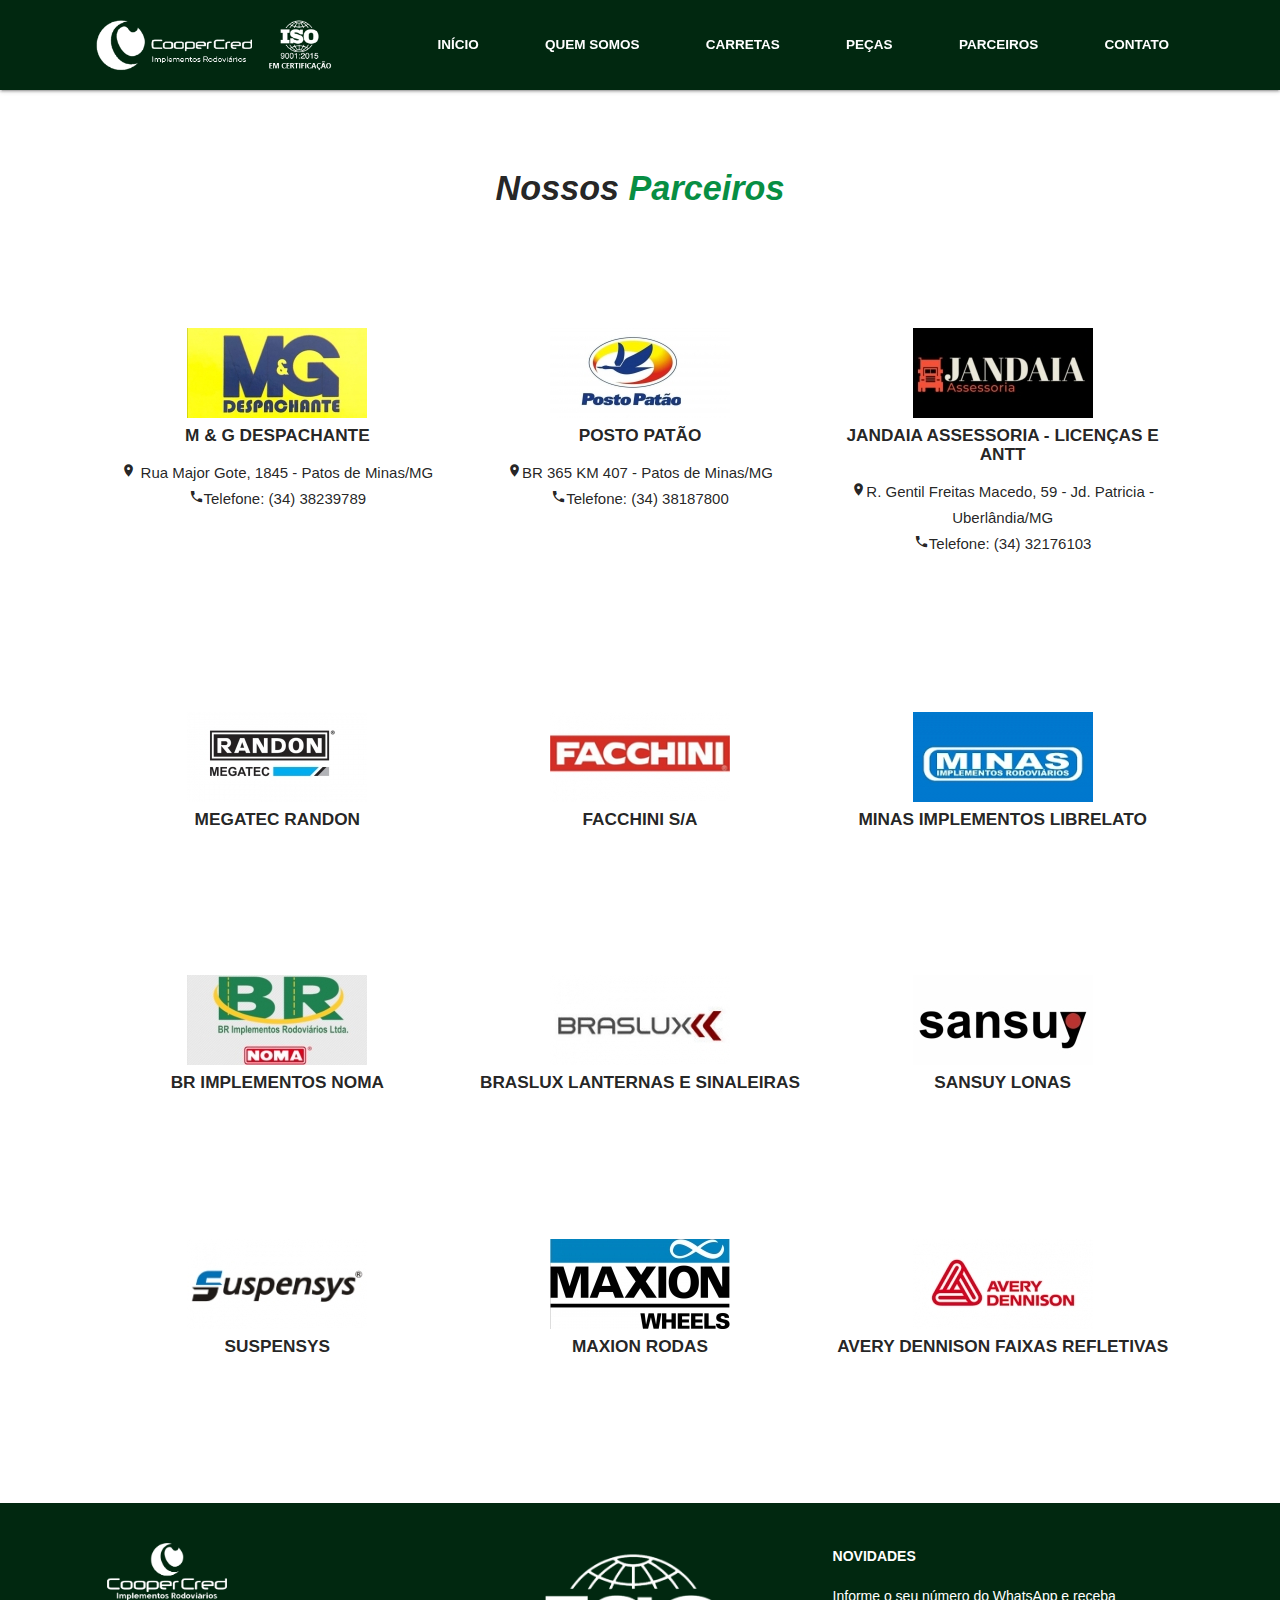
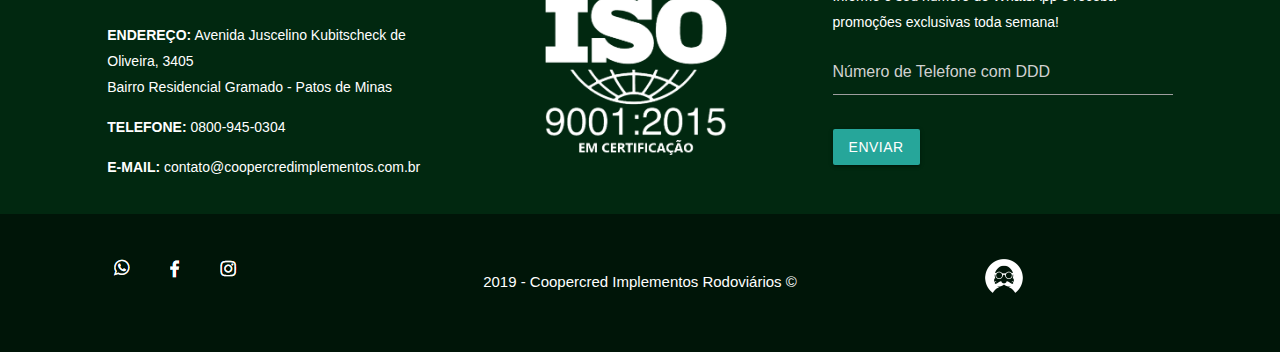
<file: cooper/sections/partners.html>
<!DOCTYPE html>
<html lang="pt-br">

<head>
    <meta charset="utf-8">
    <meta name="viewport" content="width=device-width, initial-scale=1">
    <title>Coopercred Implementos Rodoviários</title>

    <link rel="stylesheet" type="text/css" href="../css/materialize.css">

    <link rel="icon" href="../images/favicon.png">

    <link rel="stylesheet" type="text/css" href="../css/custom.css">

    <link href="https://fonts.googleapis.com/icon?family=Material+Icons" rel="stylesheet">
</head>

<body>
    <header>
        <div class="navbar-fixed">
            <nav class="green darken-5">
                <div class="nav-wrapper container">
                    <a href="../index.html" class="brand-logo left"><img id="logo" src="../images/logo.png"
                            alt="Coopercred Implementos Rodoviários"></a>
                    <a href="#" data-target="mobile-demo" class="sidenav-trigger right"><i
                            class="material-icons medium">menu</i></a>
                    <ul class="right hide-on-med-and-down">
                        <li><a href="../index.html">início</a></li>
                        <li><a href="who.html">quem somos</a></li>
                        <li><a href="trucks.html">carretas</a></li>
                        <li><a href="pieces.html">peças</a></li>
                        <li><a href="partners.html">parceiros</a></li>
                        <li><a href="contact.html">contato</a></li>
                    </ul>
                </div>
            </nav>
        </div>

        <ul class="sidenav" id="mobile-demo">
            <li><a href="../index.html">início</a></li>
            <li><a href="who.html">quem somos</a></li>
            <li><a href="trucks.html">carretas</a></li>
            <li><a href="pieces.html">peças</a></li>
            <li><a href="partners.html">parceiros</a></li>
            <li><a href="contact.html">contato</a></li>
        </ul>
    </header>

    <section class="container partners">
        <h4 class="h-title center">Nossos <b>Parceiros</b></h4>
        <div>
            <div class="row"><!--ROW 1-->
                <div class="col s12 l4">
                    <div class="center no-margin">
                        <div class="thumbntitle">
                            <img src="../images/partners/thumb-1.jpg">
                            <h6 class="center-align"><b>M & G DESPACHANTE</b></h6>
                        </div>
                        <p><i class="tiny material-icons">location_on</i> Rua Major Gote, 1845 - Patos de Minas/MG<br>
                            <i class="tiny material-icons">local_phone</i>Telefone: (34) 38239789</p>
                    </div>
                </div>
                <div class="col s12 l4">
                    <div class="center no-margin">
                        <div class="thumbntitle">
                            <img src="../images/partners/thumb-2.jpg">
                            <h6 class="center-align"><b>POSTO PATÃO</b></h6>
                        </div>
                        <p><i class="tiny material-icons">location_on</i>BR 365 KM 407 - Patos de Minas/MG<br>
                            <i class="tiny material-icons">local_phone</i>Telefone: (34) 38187800</p>
                    </div>
                </div>
                <div class="col s12 l4">
                    <div class="center no-margin">
                        <div class="thumbntitle">
                            <img src="../images/partners/thumb-3.jpg">
                            <h6 class="tiny center-align"><b>JANDAIA ASSESSORIA - LICENÇAS E ANTT</b></h6>
                        </div>
                        <p><i class="tiny material-icons">location_on</i>R. Gentil Freitas Macedo, 59 - Jd. Patricia - Uberlândia/MG<br>
                            <i class="tiny material-icons">local_phone</i>Telefone: (34) 32176103</p>
                    </div>
                </div>
            </div>
            <div class="row"><!--ROW 2-->
                <div class="col s12 l4">
                    <div class="center no-margin">
                        <div class="thumbntitle">
                            <img src="../images/partners/thumb-4.jpg">
                            <h6 class="center-align"><b>MEGATEC RANDON</b></h6>
                        </div>
                    </div>
                </div>
                <div class="col s12 l4">
                    <div class="center no-margin">
                        <div class="thumbntitle">
                            <img src="../images/partners/thumb-5.png">
                            <h6 class="center-align"><b>FACCHINI S/A</b></h6>
                        </div>
                    </div>
                </div>
                <div class="col s12 l4">
                    <div class="center no-margin">
                        <div class="thumbntitle">
                            <img src="../images/partners/thumb-6.png">
                            <h6 class="tiny center-align"><b>MINAS IMPLEMENTOS LIBRELATO</b></h6>
                        </div>
                    </div>
                </div>
            </div>
            <div class="row"><!--ROW 3-->
                <div class="col s12 l4">
                    <div class="center no-margin">
                        <div class="thumbntitle">
                            <img src="../images/partners/thumb-7.jpg">
                            <h6 class="center-align"><b>BR IMPLEMENTOS NOMA</b></h6>
                        </div>
                    </div>
                </div>
                <div class="col s12 l4">
                    <div class="center no-margin">
                        <div class="thumbntitle">
                            <img src="../images/partners/thumb-8.jpg">
                            <h6 class="center-align"><b>BRASLUX LANTERNAS E SINALEIRAS</b></h6>
                        </div>
                    </div>
                </div>
                <div class="col s12 l4">
                    <div class="center no-margin">
                        <div class="thumbntitle">
                            <img src="../images/partners/thumb-9.png">
                            <h6 class="tiny center-align"><b>SANSUY LONAS</b></h6>
                        </div>
                    </div>
                </div>
            </div>
            <div class="row"><!--ROW 4-->
                <div class="col s12 l4">
                    <div class="center no-margin">
                        <div class="thumbntitle">
                            <img src="../images/partners/thumb-10.png">
                            <h6 class="center-align"><b>SUSPENSYS</b></h6>
                        </div>
                    </div>
                </div>
                <div class="col s12 l4">
                    <div class="center no-margin">
                        <div class="thumbntitle">
                            <img src="../images/partners/thumb-11.jpg">
                            <h6 class="center-align"><b>MAXION RODAS</b></h6>
                        </div>
                    </div>
                </div>
                <div class="col s12 l4">
                    <div class="center no-margin">
                        <div class="thumbntitle">
                            <img src="../images/partners/thumb-12.png">
                            <h6 class="tiny center-align"><b>AVERY DENNISON FAIXAS REFLETIVAS</b></h6>
                        </div>
                    </div>
                </div>
            </div>

        </div>
    </section>

    <footer class="page-footer green darken-5">
        <div class="row upper-footer">
            <div class="container">
                <div class="col m4 s12">
                    <img class="responsive-img" src="../images/logo_2.png" alt="Coopercred Implementos Rodoviários"
                        style="width: 120px;">
                    <div class="footer-address">
                        <p>
                            <b>ENDEREÇO:</b> Avenida Juscelino Kubitscheck de Oliveira, 3405<br> Bairro Residencial
                            Gramado - Patos de Minas
                        </p>
                        <p>
                            <b>TELEFONE:</b> 0800-945-0304
                        </p>
                        <p>
                            <b>E-MAIL:</b> contato@coopercredimplementos.com.br
                        </p>
                    </div>
                </div>
                <div class="col m4 s12">
                    <img src="../images/iso.png" class="iso-logo" alt="">
                </div>
                <div class="col m4 s12">
                    <b>NOVIDADES</b>
                    <p>Informe o seu número do WhatsApp e receba promoções exclusivas toda semana!</p>
                    <input placeholder="Número de Telefone com DDD" id="phone-number" type="number"
                        class="validate"><br><br>
                    <button class="btn waves-effect waves-light" type="submit" name="action">Enviar</button>
                </div>
            </div>
        </div>
        <div class="row footer-copyright green darken-6">
            <div class="container">
                <div class="col m4 s12">
                    <div class="social-icons">
                        <a href="#whatsapp"><img src="../images/whatsapp.png" alt="WhatsApp"></a>
                        <a href="#face"><img src="../images/facebook.png" alt="Facebook"></a>
                        <a href="#insta"><img src="../images/instagram.png" alt="Instagram"></a>
                    </div>
                </div>
                <div class="col m4 s12">
                    <p>2019 - Coopercred Implementos Rodoviários ©</p>
                </div>
                <div class="col m4 s12 center-align">
                    <img src="../images/mus.png">
                </div>
            </div>
        </div>
    </footer>

    <script src="../js/jquery-3.3.1.js"></script>
    <script src="../js/materialize.js"></script>
    <script>
        //Carousel Init
        $(document).ready(function () {
            $('.carousel').carousel();
            autoplay();
        });

        function autoplay() {
            $('.carousel').carousel('next');
            setTimeout(autoplay, 4500);
        }

        //Sidenav Init
        $(document).ready(function () {
            $('.sidenav').sidenav();
        });
    </script>
</body>

</html>
</file>
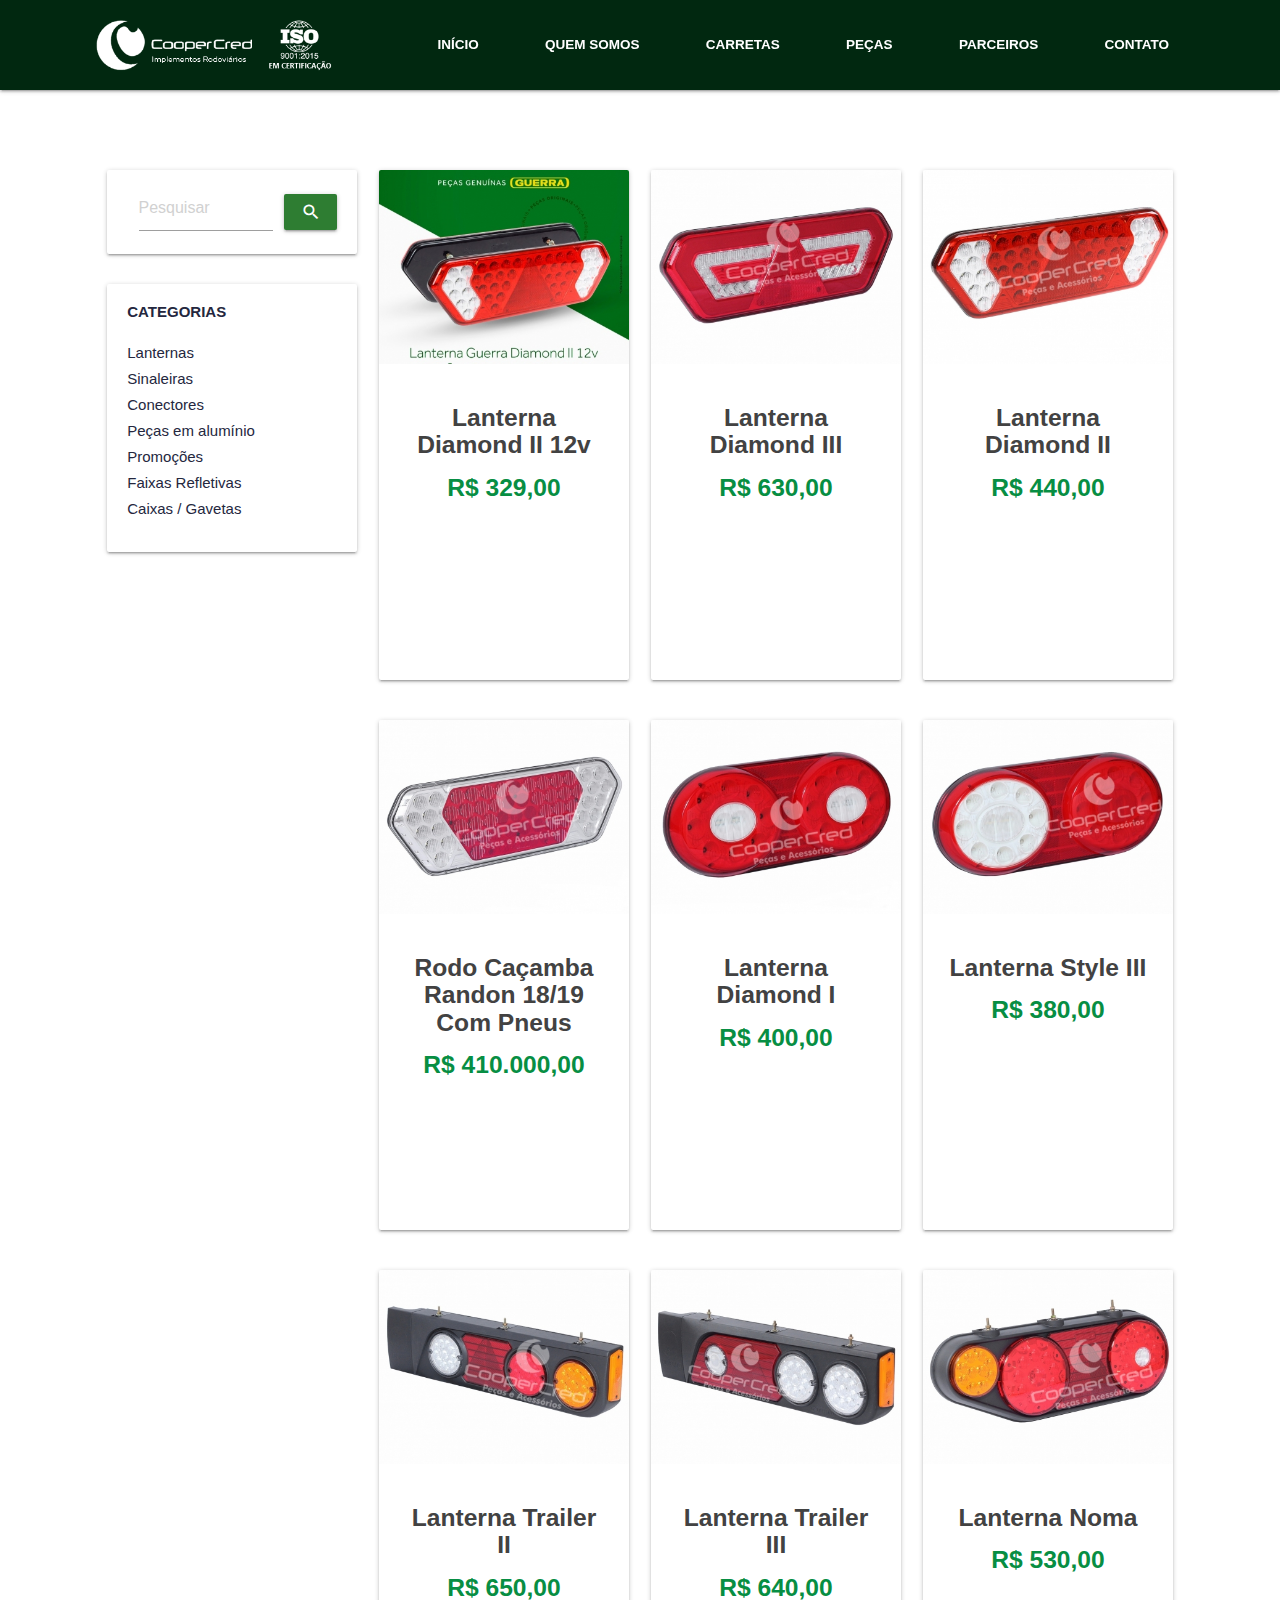
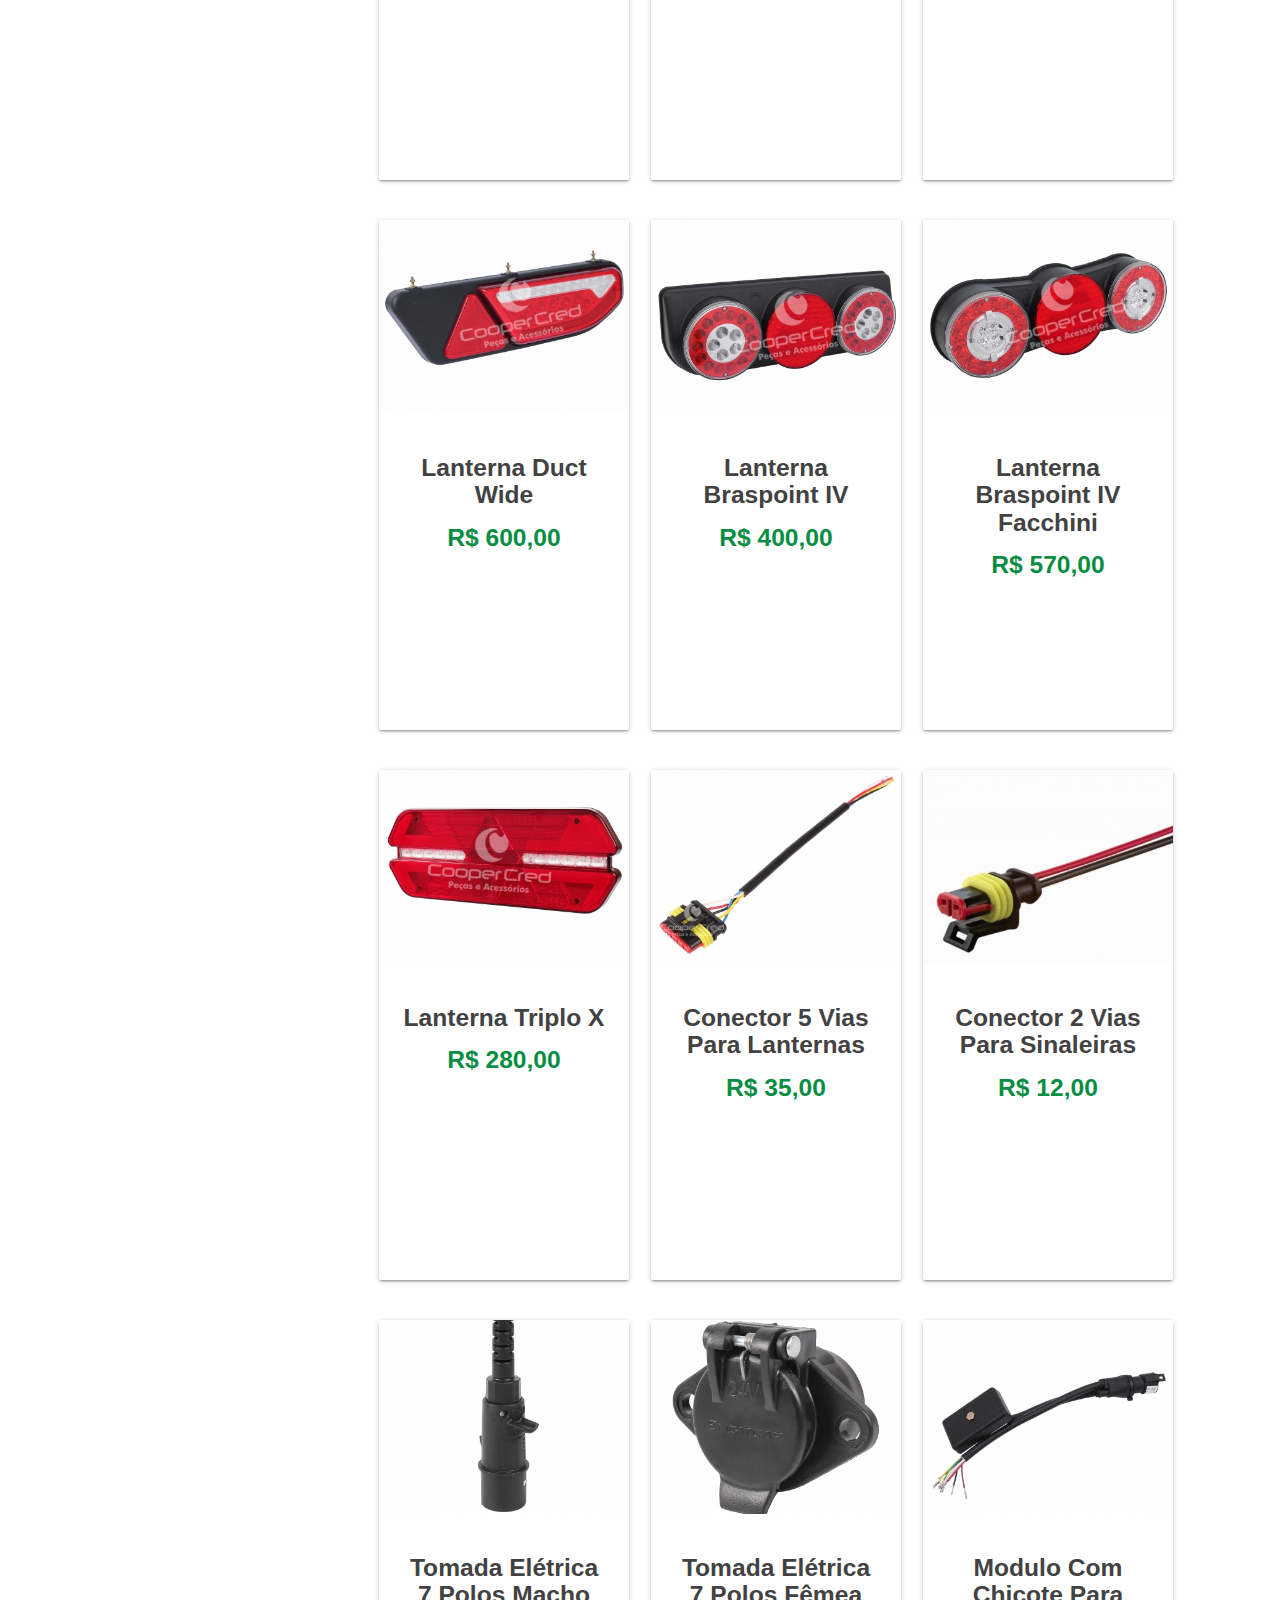
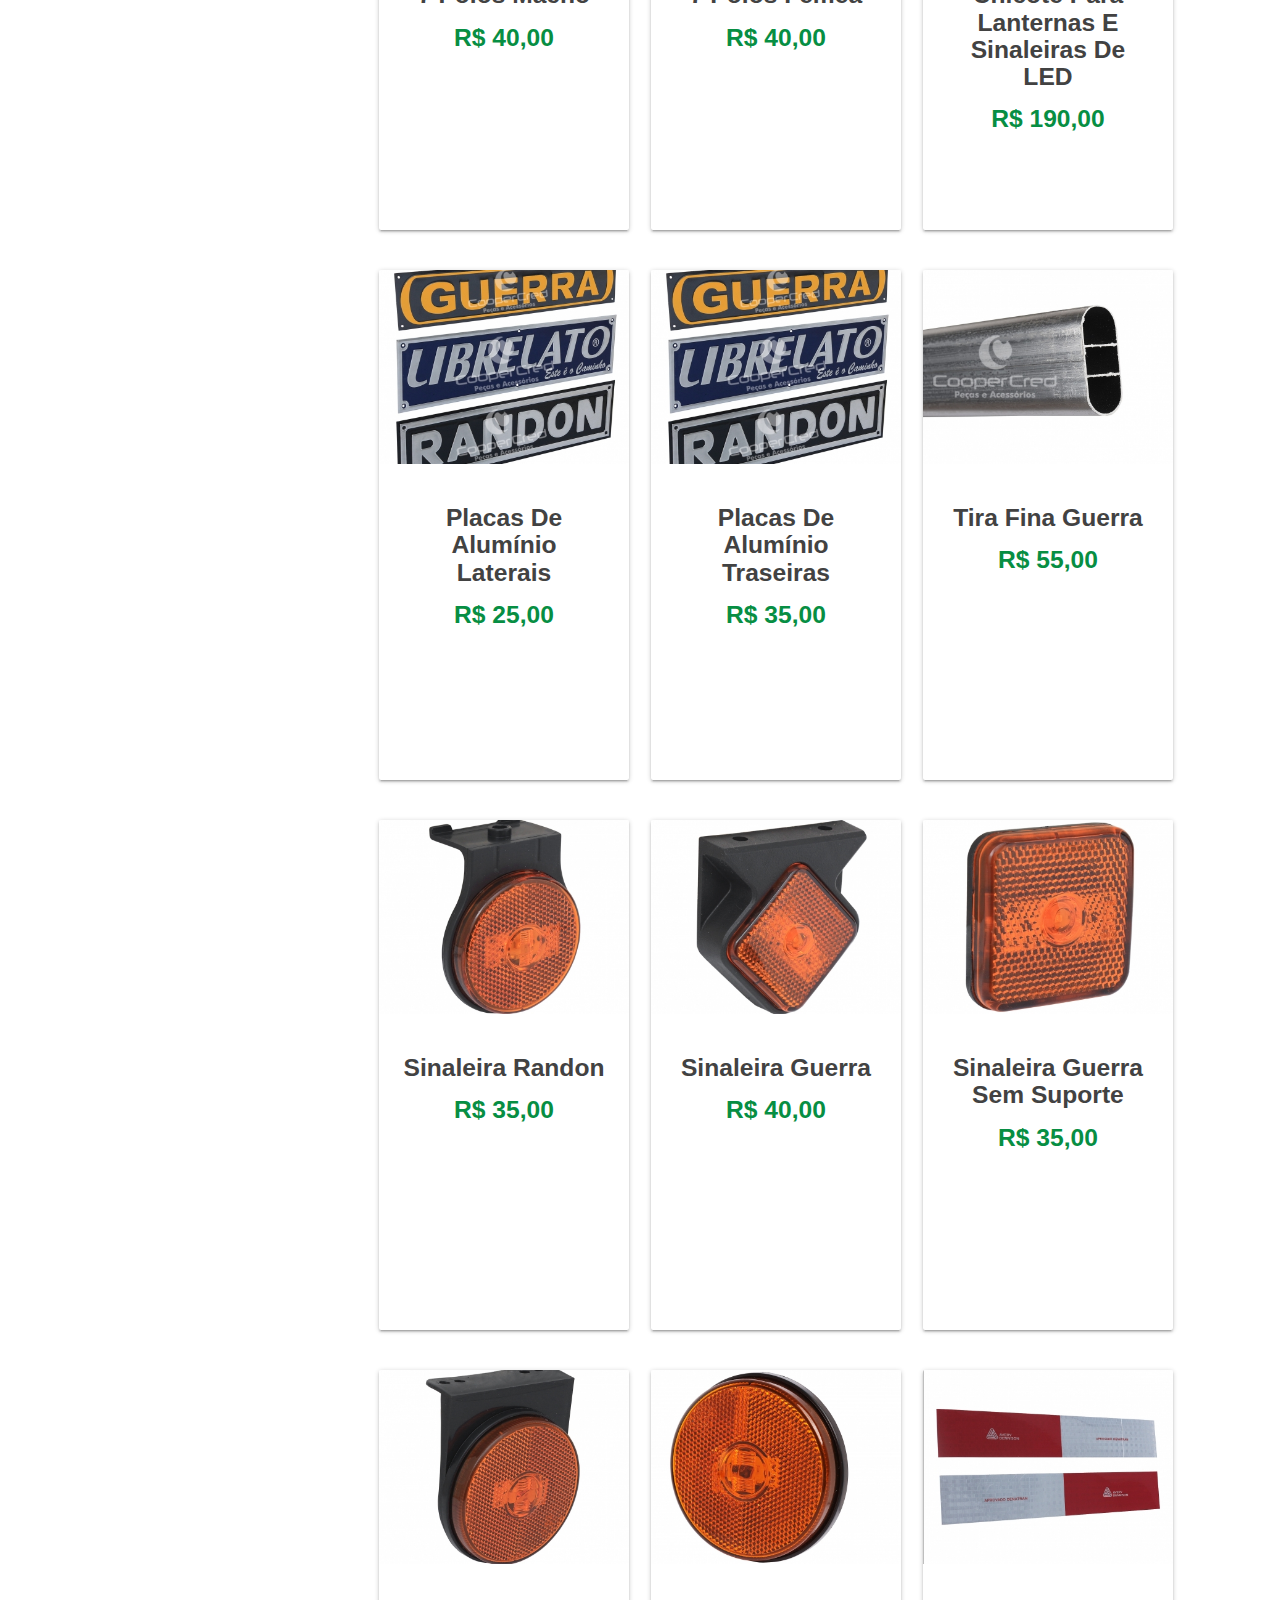
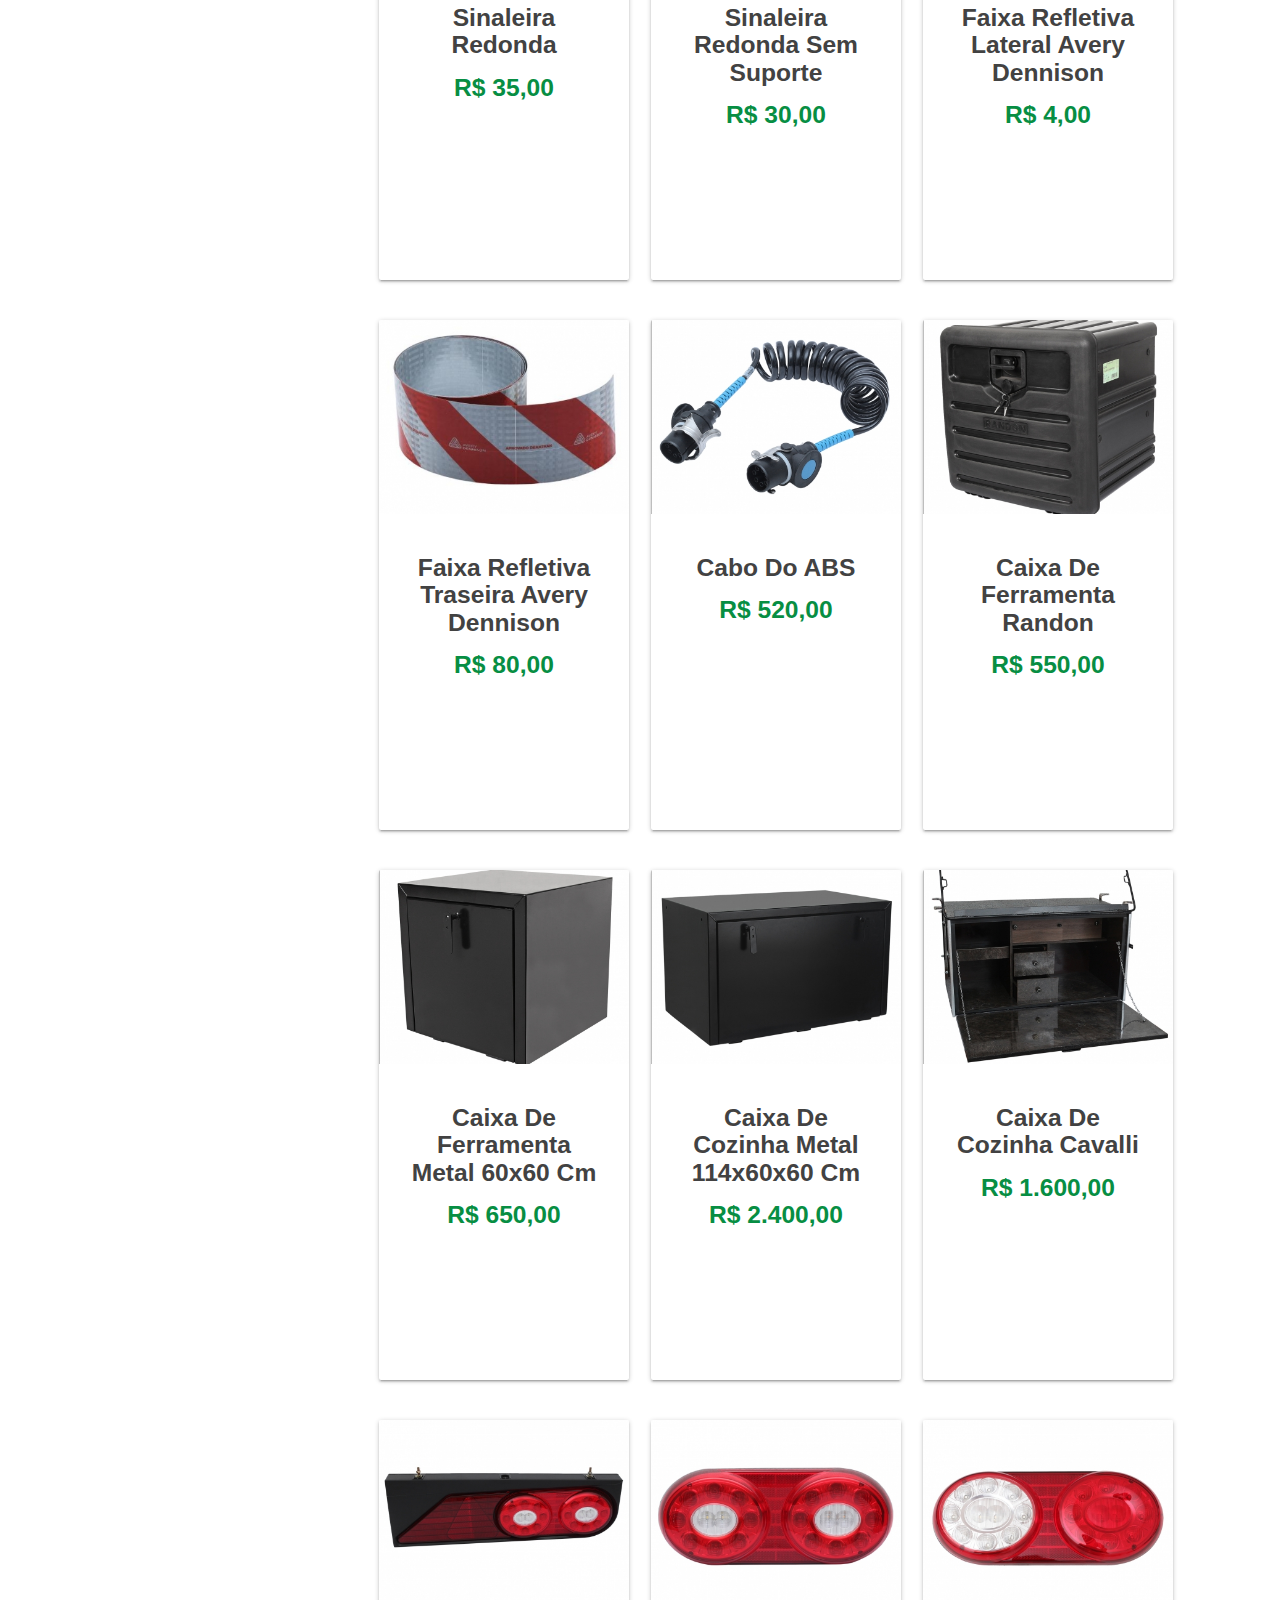
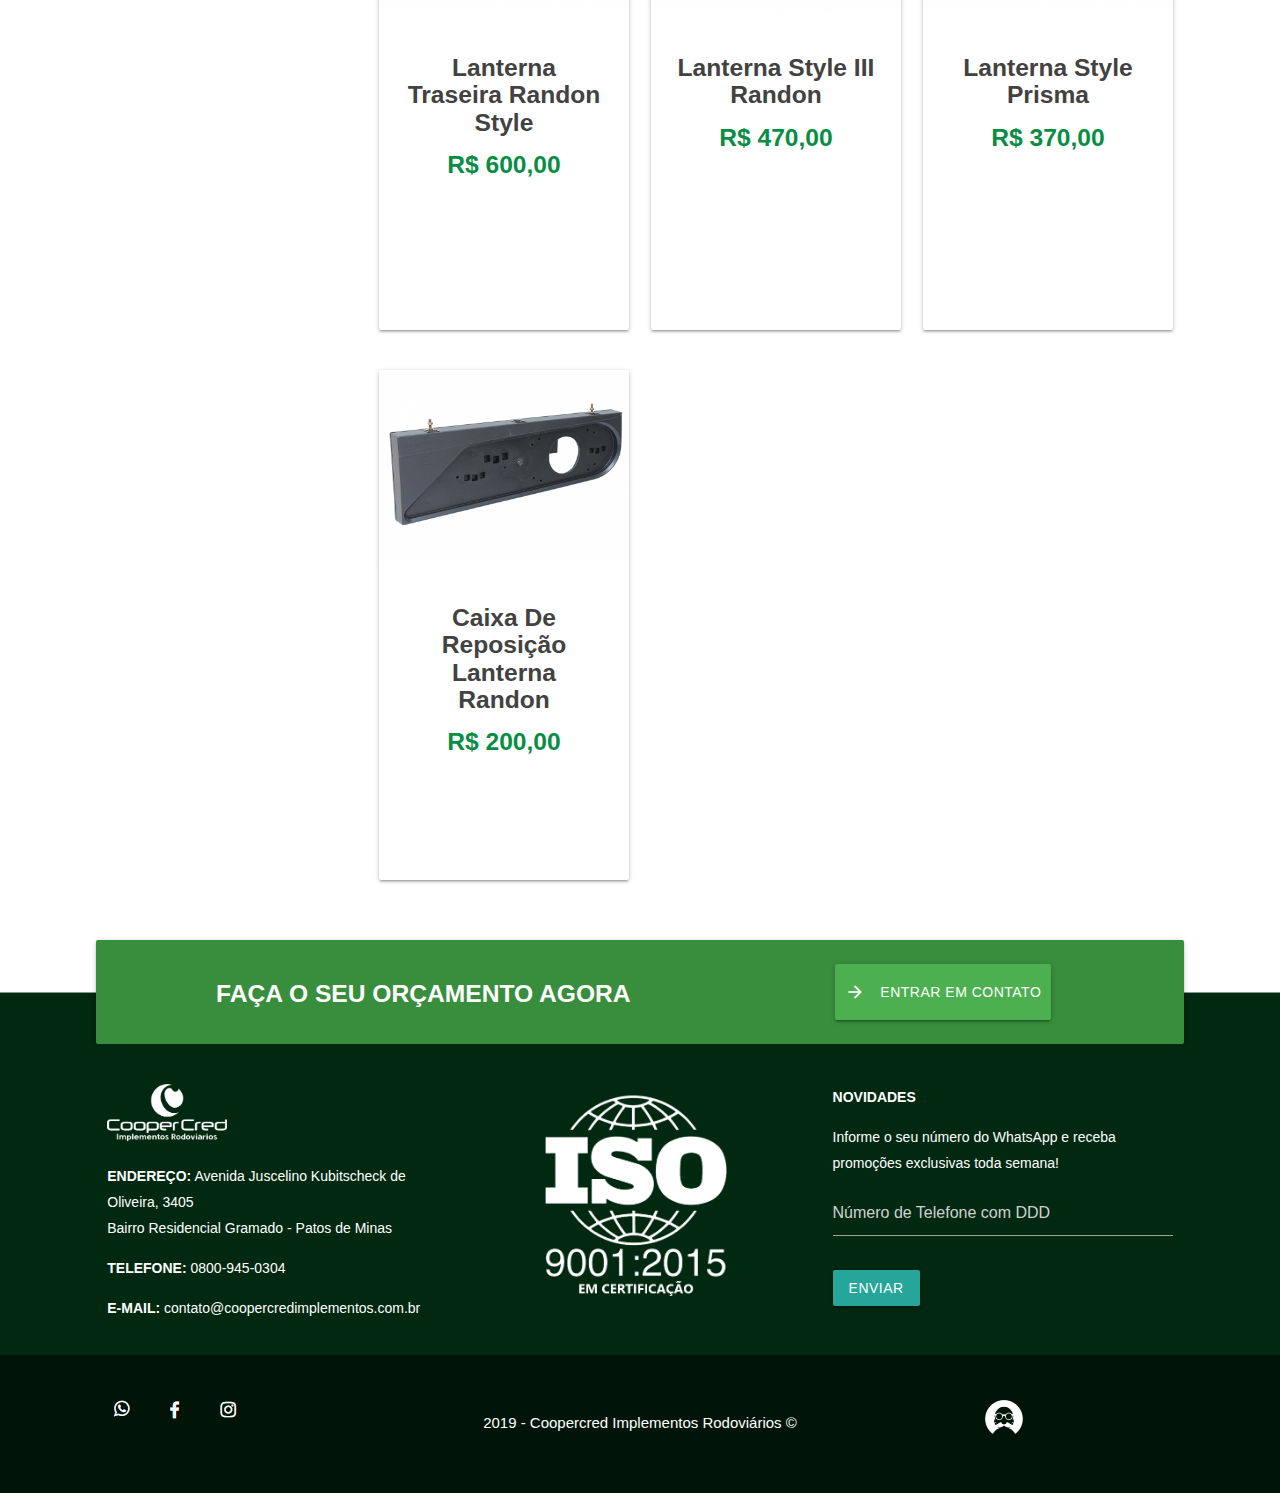
<file: cooper/sections/pieces.html>
<!DOCTYPE html>
<html lang="pt-br">

<head>
    <meta charset="utf-8">
    <meta name="viewport" content="width=device-width, initial-scale=1">
    <title>Coopercred Implementos Rodoviários</title>

    <link rel="stylesheet" type="text/css" href="../css/materialize.css">

    <link rel="icon" href="../images/favicon.png">

    <link rel="stylesheet" type="text/css" href="../css/custom.css">

    <link href="https://fonts.googleapis.com/icon?family=Material+Icons" rel="stylesheet">
</head>

<body>
    <header>
        <div class="navbar-fixed">
            <nav class="green darken-5">
                <div class="nav-wrapper container">
                    <a href="../index.html" class="brand-logo left"><img id="logo" src="../images/logo.png"
                            alt="Coopercred Implementos Rodoviários"></a>
                    <a href="#" data-target="mobile-demo" class="sidenav-trigger right"><i
                            class="material-icons medium">menu</i></a>
                    <ul class="right hide-on-med-and-down">
                        <li><a href="../index.html">início</a></li>
                        <li><a href="who.html">quem somos</a></li>
                        <li><a href="trucks.html">carretas</a></li>
                        <li><a href="pieces.html">peças</a></li>
                        <li><a href="partners.html">parceiros</a></li>
                        <li><a href="contact.html">contato</a></li>
                    </ul>
                </div>
            </nav>
        </div>

        <ul class="sidenav" id="mobile-demo">
            <li><a href="../index.html">início</a></li>
            <li><a href="who.html">quem somos</a></li>
            <li><a href="trucks.html">carretas</a></li>
            <li><a href="pieces.html">peças</a></li>
            <li><a href="partners.html">parceiros</a></li>
            <li><a href="contact.html">contato</a></li>
        </ul>
    </header>

    <section class="container">
        <div class="row">
            <aside class="col s12 l3 sidebar">
                <form class="no-margin card-panel row valign-wrapper">
                    <div class="input-field col s9">
                        <input id="search" placeholder="Pesquisar" type="text" required>
                    </div>
                    <button class="btn waves-effect waves-light green darken-3 col s3" href="#"><i
                            class="material-icons center">search</i></button>
                </form>

                <div class="card-panel white black-text sidebar-menu">
                    <b>CATEGORIAS</b>
                    <ul class="hide-on-med-and-down">
                        <li><a href="#gran">Lanternas</a></li>
                        <li><a href="#basc">Sinaleiras</a></li>
                        <li><a href="#bigran">Conectores</a></li>
                        <li><a href="#bibac">Peças em alumínio</a></li>
                        <li><a href="#bi9">Promoções</a></li>
                        <li><a href="#rodogran">Faixas Refletivas</a></li>
                        <li><a href="#rodobasc">Caixas / Gavetas</a></li>
                    </ul>
                    <a class="dropdown-trigger hide-on-large-only" href="#!" data-target="dropdown1"><i class="material-icons green darken-2 white-text right">keyboard_arrow_down</i></a>
                    <ul class="dropdown-content" id="dropdown1">
                        <li><a href="#gran">Lanternas</a></li>
                        <li><a href="#basc">Sinaleiras</a></li>
                        <li><a href="#bigran">Conectores</a></li>
                        <li><a href="#bibac">Peças em alumínio</a></li>
                        <li><a href="#bi9">Promoções</a></li>
                        <li><a href="#rodogran">Faixas Refletivas</a></li>
                        <li><a href="#rodobasc">Caixas / Gavetas</a></li>
                    </ul>
                </div>
            </aside>
            <article class="col s12 l9 items">
                <div class="row"><!--ROW 1-->
                    <div class="col s12 l4">
                        <div class="card large no-margin">
                            <div class="card-image">
                                <img src="../images/pieces/thumb-1.jpg">
                            </div>
                            <div class="card-content">
                                <h5 class="center-align"><b>
                                        Lanterna Diamond II 12v
                                        <p>R$ 329,00</p>
                                    </b></h5>
                            </div>
                        </div>
                    </div>
                    <div class="col s12 l4">
                        <div class="card large no-margin">
                            <div class="card-image">
                                <img src="../images/pieces/thumb-2.jpg">
                            </div>
                            <div class="card-content">
                                <h5 class="center-align"><b>
                                    Lanterna Diamond III
                                        <p>R$ 630,00</p>
                                    </b></h5>
                            </div>
                        </div>
                    </div>
                    <div class="col s12 l4">
                        <div class="card large no-margin">
                            <div class="card-image">
                                <img src="../images/pieces/thumb-3.jpg">
                            </div>
                            <div class="card-content">
                                <h5 class="center-align"><b>
                                    Lanterna Diamond II
                                        <p>R$ 440,00</p>
                                    </b></h5>
                            </div>
                        </div>
                    </div>
                </div>
                <div class="row"><!--ROW 2-->
                    <div class="col s12 l4">
                        <div class="card large no-margin">
                            <div class="card-image">
                                <img src="../images/pieces/thumb-4.jpg">
                            </div>
                            <div class="card-content">
                                <h5 class="center-align"><b>
                                    Rodo Caçamba Randon 18/19 Com Pneus
                                        <p>R$ 410.000,00</p>
                                    </b></h5>
                            </div>
                        </div>
                    </div>
                    <div class="col s12 l4">
                        <div class="card large no-margin">
                            <div class="card-image">
                                <img src="../images/pieces/thumb-5.jpg">
                            </div>
                            <div class="card-content">
                                <h5 class="center-align"><b>
                                    Lanterna Diamond I
                                        <p>R$ 400,00</p>
                                    </b></h5>
                            </div>
                        </div>
                    </div>
                    <div class="col s12 l4">
                        <div class="card large no-margin">
                            <div class="card-image">
                                <img src="../images/pieces/thumb-6.jpg">
                            </div>
                            <div class="card-content">
                                <h5 class="center-align"><b>
                                    Lanterna Style III
                                        <p>R$ 380,00</p>
                                    </b></h5>
                            </div>
                        </div>
                    </div>
                </div>
                <div class="row"><!--ROW 3-->
                    <div class="col s12 l4">
                        <div class="card large no-margin">
                            <div class="card-image">
                                <img src="../images/pieces/thumb-7.jpg">
                            </div>
                            <div class="card-content">
                                <h5 class="center-align"><b>
                                    Lanterna Trailer II
                                        <p>R$ 650,00</p>
                                    </b></h5>
                            </div>
                        </div>
                    </div>
                    <div class="col s12 l4">
                        <div class="card large no-margin">
                            <div class="card-image">
                                <img src="../images/pieces/thumb-8.jpg">
                            </div>
                            <div class="card-content">
                                <h5 class="center-align"><b>
                                    Lanterna Trailer III
                                        <p>R$ 640,00</p>
                                    </b></h5>
                            </div>
                        </div>
                    </div>
                    <div class="col s12 l4">
                        <div class="card large no-margin">
                            <div class="card-image">
                                <img src="../images/pieces/thumb-9.jpg">
                            </div>
                            <div class="card-content">
                                <h5 class="center-align"><b>
                                    Lanterna Noma
                                        <p>R$ 530,00</p>
                                    </b></h5>
                            </div>
                        </div>
                    </div>
                </div>
                <div class="row"><!--ROW 4-->
                    <div class="col s12 l4">
                        <div class="card large no-margin">
                            <div class="card-image">
                                <img src="../images/pieces/thumb-10.jpg">
                            </div>
                            <div class="card-content">
                                <h5 class="center-align"><b>
                                    Lanterna Duct Wide
                                        <p>R$ 600,00</p>
                                    </b></h5>
                            </div>
                        </div>
                    </div>
                    <div class="col s12 l4">
                        <div class="card large no-margin">
                            <div class="card-image">
                                <img src="../images/pieces/thumb-11.jpg">
                            </div>
                            <div class="card-content">
                                <h5 class="center-align"><b>
                                    Lanterna Braspoint IV
                                        <p>R$ 400,00</p>
                                    </b></h5>
                            </div>
                        </div>
                    </div>
                    <div class="col s12 l4">
                        <div class="card large no-margin">
                            <div class="card-image">
                                <img src="../images/pieces/thumb-12.jpg">
                            </div>
                            <div class="card-content">
                                <h5 class="center-align"><b>
                                    Lanterna Braspoint IV Facchini
                                        <p>R$ 570,00</p>
                                    </b></h5>
                            </div>
                        </div>
                    </div>
                </div>
                <div class="row"><!--ROW 5-->
                    <div class="col s12 l4">
                        <div class="card large no-margin">
                            <div class="card-image">
                                <img src="../images/pieces/thumb-13.jpg">
                            </div>
                            <div class="card-content">
                                <h5 class="center-align"><b>
                                    Lanterna Triplo X
                                        <p>R$ 280,00</p>
                                    </b></h5>
                            </div>
                        </div>
                    </div>
                    <div class="col s12 l4">
                        <div class="card large no-margin">
                            <div class="card-image">
                                <img src="../images/pieces/thumb-14.jpg">
                            </div>
                            <div class="card-content">
                                <h5 class="center-align"><b>
                                    Conector 5 Vias Para Lanternas
                                        <p>R$ 35,00</p>
                                    </b></h5>
                            </div>
                        </div>
                    </div>
                    <div class="col s12 l4">
                        <div class="card large no-margin">
                            <div class="card-image">
                                <img src="../images/pieces/thumb-15.jpg">
                            </div>
                            <div class="card-content">
                                <h5 class="center-align"><b>
                                    Conector 2 Vias Para Sinaleiras
                                        <p>R$ 12,00</p>
                                    </b></h5>
                            </div>
                        </div>
                    </div>
                </div>
                <div class="row"><!--ROW 6-->
                    <div class="col s12 l4">
                        <div class="card large no-margin">
                            <div class="card-image">
                                <img src="../images/pieces/thumb-16.jpg">
                            </div>
                            <div class="card-content">
                                <h5 class="center-align"><b>
                                    Tomada Elétrica 7 Polos Macho
                                        <p>R$ 40,00</p>
                                    </b></h5>
                            </div>
                        </div>
                    </div>
                    <div class="col s12 l4">
                        <div class="card large no-margin">
                            <div class="card-image">
                                <img src="../images/pieces/thumb-17.jpg">
                            </div>
                            <div class="card-content">
                                <h5 class="center-align"><b>
                                    Tomada Elétrica 7 Polos Fêmea
                                        <p>R$ 40,00</p>
                                    </b></h5>
                            </div>
                        </div>
                    </div>
                    <div class="col s12 l4">
                        <div class="card large no-margin">
                            <div class="card-image">
                                <img src="../images/pieces/thumb-18.jpg">
                            </div>
                            <div class="card-content">
                                <h5 class="center-align"><b>
                                    Modulo Com Chicote Para Lanternas E Sinaleiras De LED
                                        <p>R$ 190,00</p>
                                    </b></h5>
                            </div>
                        </div>
                    </div>
                </div>
                <div class="row"><!--ROW 7-->
                    <div class="col s12 l4">
                        <div class="card large no-margin">
                            <div class="card-image">
                                <img src="../images/pieces/thumb-19.jpg">
                            </div>
                            <div class="card-content">
                                <h5 class="center-align"><b>
                                    Placas De Alumínio Laterais
                                        <p>R$ 25,00</p>
                                    </b></h5>
                            </div>
                        </div>
                    </div>
                    <div class="col s12 l4">
                        <div class="card large no-margin">
                            <div class="card-image">
                                <img src="../images/pieces/thumb-20.jpg">
                            </div>
                            <div class="card-content">
                                <h5 class="center-align"><b>
                                    Placas De Alumínio Traseiras
                                        <p>R$ 35,00</p>
                                    </b></h5>
                            </div>
                        </div>
                    </div>
                    <div class="col s12 l4">
                        <div class="card large no-margin">
                            <div class="card-image">
                                <img src="../images/pieces/thumb-21.jpg">
                            </div>
                            <div class="card-content">
                                <h5 class="center-align"><b>
                                    Tira Fina Guerra
                                        <p>R$ 55,00</p>
                                    </b></h5>
                            </div>
                        </div>
                    </div>
                </div>
                <div class="row"><!--ROW 8-->
                    <div class="col s12 l4">
                        <div class="card large no-margin">
                            <div class="card-image">
                                <img src="../images/pieces/thumb-22.jpg">
                            </div>
                            <div class="card-content">
                                <h5 class="center-align"><b>
                                    Sinaleira Randon
                                        <p>R$ 35,00</p>
                                    </b></h5>
                            </div>
                        </div>
                    </div>
                    <div class="col s12 l4">
                        <div class="card large no-margin">
                            <div class="card-image">
                                <img src="../images/pieces/thumb-23.jpg">
                            </div>
                            <div class="card-content">
                                <h5 class="center-align"><b>
                                    Sinaleira Guerra
                                        <p>R$ 40,00</p>
                                    </b></h5>
                            </div>
                        </div>
                    </div>
                    <div class="col s12 l4">
                        <div class="card large no-margin">
                            <div class="card-image">
                                <img src="../images/pieces/thumb-24.jpg">
                            </div>
                            <div class="card-content">
                                <h5 class="center-align"><b>
                                    Sinaleira Guerra Sem Suporte
                                        <p>R$ 35,00</p>
                                    </b></h5>
                            </div>
                        </div>
                    </div>
                </div>
                <div class="row"><!--ROW 9-->
                    <div class="col s12 l4">
                        <div class="card large no-margin">
                            <div class="card-image">
                                <img src="../images/pieces/thumb-25.jpg">
                            </div>
                            <div class="card-content">
                                <h5 class="center-align"><b>
                                    Sinaleira Redonda
                                        <p>R$ 35,00</p>
                                    </b></h5>
                            </div>
                        </div>
                    </div>
                    <div class="col s12 l4">
                        <div class="card large no-margin">
                            <div class="card-image">
                                <img src="../images/pieces/thumb-26.jpg">
                            </div>
                            <div class="card-content">
                                <h5 class="center-align"><b>
                                    Sinaleira Redonda Sem Suporte
                                        <p>R$ 30,00</p>
                                    </b></h5>
                            </div>
                        </div>
                    </div>
                    <div class="col s12 l4">
                        <div class="card large no-margin">
                            <div class="card-image">
                                <img src="../images/pieces/thumb-27.jpg">
                            </div>
                            <div class="card-content">
                                <h5 class="center-align"><b>
                                    Faixa Refletiva Lateral Avery Dennison
                                        <p>R$ 4,00</p>
                                    </b></h5>
                            </div>
                        </div>
                    </div>
                </div>
                <div class="row"><!--ROW 10-->
                    <div class="col s12 l4">
                        <div class="card large no-margin">
                            <div class="card-image">
                                <img src="../images/pieces/thumb-28.jpg">
                            </div>
                            <div class="card-content">
                                <h5 class="center-align"><b>
                                    Faixa Refletiva Traseira Avery Dennison
                                        <p>R$ 80,00</p>
                                    </b></h5>
                            </div>
                        </div>
                    </div>
                    <div class="col s12 l4">
                        <div class="card large no-margin">
                            <div class="card-image">
                                <img src="../images/pieces/thumb-29.jpg">
                            </div>
                            <div class="card-content">
                                <h5 class="center-align"><b>
                                    Cabo Do ABS
                                        <p>R$ 520,00</p>
                                    </b></h5>
                            </div>
                        </div>
                    </div>
                    <div class="col s12 l4">
                        <div class="card large no-margin">
                            <div class="card-image">
                                <img src="../images/pieces/thumb-30.jpg">
                            </div>
                            <div class="card-content">
                                <h5 class="center-align"><b>
                                    Caixa De Ferramenta Randon
                                        <p>R$ 550,00</p>
                                    </b></h5>
                            </div>
                        </div>
                    </div>
                </div>
                <div class="row"><!--ROW 11-->
                    <div class="col s12 l4">
                        <div class="card large no-margin">
                            <div class="card-image">
                                <img src="../images/pieces/thumb-31.jpg">
                            </div>
                            <div class="card-content">
                                <h5 class="center-align"><b>
                                    Caixa De Ferramenta Metal 60x60 Cm
                                        <p>R$ 650,00</p>
                                    </b></h5>
                            </div>
                        </div>
                    </div>
                    <div class="col s12 l4">
                        <div class="card large no-margin">
                            <div class="card-image">
                                <img src="../images/pieces/thumb-32.jpg">
                            </div>
                            <div class="card-content">
                                <h5 class="center-align"><b>
                                    Caixa De Cozinha Metal 114x60x60 Cm
                                        <p>R$ 2.400,00</p>
                                    </b></h5>
                            </div>
                        </div>
                    </div>
                    <div class="col s12 l4">
                        <div class="card large no-margin">
                            <div class="card-image">
                                <img src="../images/pieces/thumb-33.jpg">
                            </div>
                            <div class="card-content">
                                <h5 class="center-align"><b>
                                    Caixa De Cozinha Cavalli
                                        <p>R$ 1.600,00</p>
                                    </b></h5>
                            </div>
                        </div>
                    </div>
                </div>
                <div class="row"><!--ROW 12-->
                    <div class="col s12 l4">
                        <div class="card large no-margin">
                            <div class="card-image">
                                <img src="../images/pieces/thumb-34.jpg">
                            </div>
                            <div class="card-content">
                                <h5 class="center-align"><b>
                                    Lanterna Traseira Randon Style
                                        <p>R$ 600,00</p>
                                    </b></h5>
                            </div>
                        </div>
                    </div>
                    <div class="col s12 l4">
                        <div class="card large no-margin">
                            <div class="card-image">
                                <img src="../images/pieces/thumb-35.jpg">
                            </div>
                            <div class="card-content">
                                <h5 class="center-align"><b>
                                    Lanterna Style III Randon
                                        <p>R$ 470,00</p>
                                    </b></h5>
                            </div>
                        </div>
                    </div>
                    <div class="col s12 l4">
                        <div class="card large no-margin">
                            <div class="card-image">
                                <img src="../images/pieces/thumb-36.jpg">
                            </div>
                            <div class="card-content">
                                <h5 class="center-align"><b>
                                    Lanterna Style Prisma
                                        <p>R$ 370,00</p>
                                    </b></h5>
                            </div>
                        </div>
                    </div>
                </div>
                <div class="row"><!--ROW 13-->
                    <div class="col s12 l4">
                        <div class="card large no-margin">
                            <div class="card-image">
                                <img src="../images/pieces/thumb-37.jpg">
                            </div>
                            <div class="card-content">
                                <h5 class="center-align"><b>
                                    Caixa De Reposição Lanterna Randon
                                        <p>R$ 200,00</p>
                                    </b></h5>
                            </div>
                        </div>
                    </div>
                </div>
            </article>
        </div>
    </section>

    <aside class="ad">
        <div class="container">
            <div class="row card-panel green darken-2 white-text">
                <div class="col s12 l7 right-align center">
                    <h5><b>FAÇA O SEU ORÇAMENTO AGORA</b></h5>
                </div>
                <div class="col s12 l5 center">
                    <a class="waves-effect waves-light btn green">Entrar em contato <i class="material-icons left">arrow_forward</i></a>
                </div>
            </div>
        </div>
    </aside>

    <footer class="page-footer green darken-5">
        <div class="row upper-footer">
            <div class="container">
                <div class="col m4 s12">
                    <img class="responsive-img" src="../images/logo_2.png" alt="Coopercred Implementos Rodoviários"
                        style="width: 120px;">
                    <div class="footer-address">
                        <p>
                            <b>ENDEREÇO:</b> Avenida Juscelino Kubitscheck de Oliveira, 3405<br> Bairro Residencial
                            Gramado - Patos de Minas
                        </p>
                        <p>
                            <b>TELEFONE:</b> 0800-945-0304
                        </p>
                        <p>
                            <b>E-MAIL:</b> contato@coopercredimplementos.com.br
                        </p>
                    </div>
                </div>
                <div class="col m4 s12">
                    <img src="../images/iso.png" class="iso-logo" alt="">
                </div>
                <div class="col m4 s12">
                    <b>NOVIDADES</b>
                    <p>Informe o seu número do WhatsApp e receba promoções exclusivas toda semana!</p>
                    <input placeholder="Número de Telefone com DDD" id="phone-number" type="number"
                        class="validate"><br><br>
                    <button class="btn waves-effect waves-light" type="submit" name="action">Enviar</button>
                </div>
            </div>
        </div>
        <div class="row footer-copyright green darken-6">
            <div class="container">
                <div class="col m4 s12">
                    <div class="social-icons">
                        <a href="#whatsapp"><img src="../images/whatsapp.png" alt="WhatsApp"></a>
                        <a href="#face"><img src="../images/facebook.png" alt="Facebook"></a>
                        <a href="#insta"><img src="../images/instagram.png" alt="Instagram"></a>
                    </div>
                </div>
                <div class="col m4 s12">
                    <p>2019 - Coopercred Implementos Rodoviários ©</p>
                </div>
                <div class="col m4 s12 center-align">
                    <img src="../images/mus.png">
                </div>
            </div>
        </div>
    </footer>

    <script src="../js/jquery-3.3.1.js"></script>
    <script src="../js/materialize.js"></script>
    <script>
        //Carousel Init
        $(document).ready(function () {
            $(".dropdown-trigger").dropdown();
            $('.carousel').carousel();
            autoplay();
        });

        function autoplay() {
            $('.carousel').carousel('next');
            setTimeout(autoplay, 4500);
        }

        //Sidenav Init
        $(document).ready(function () {
            $('.sidenav').sidenav();
        });
    </script>
</body>

</html>
</file>
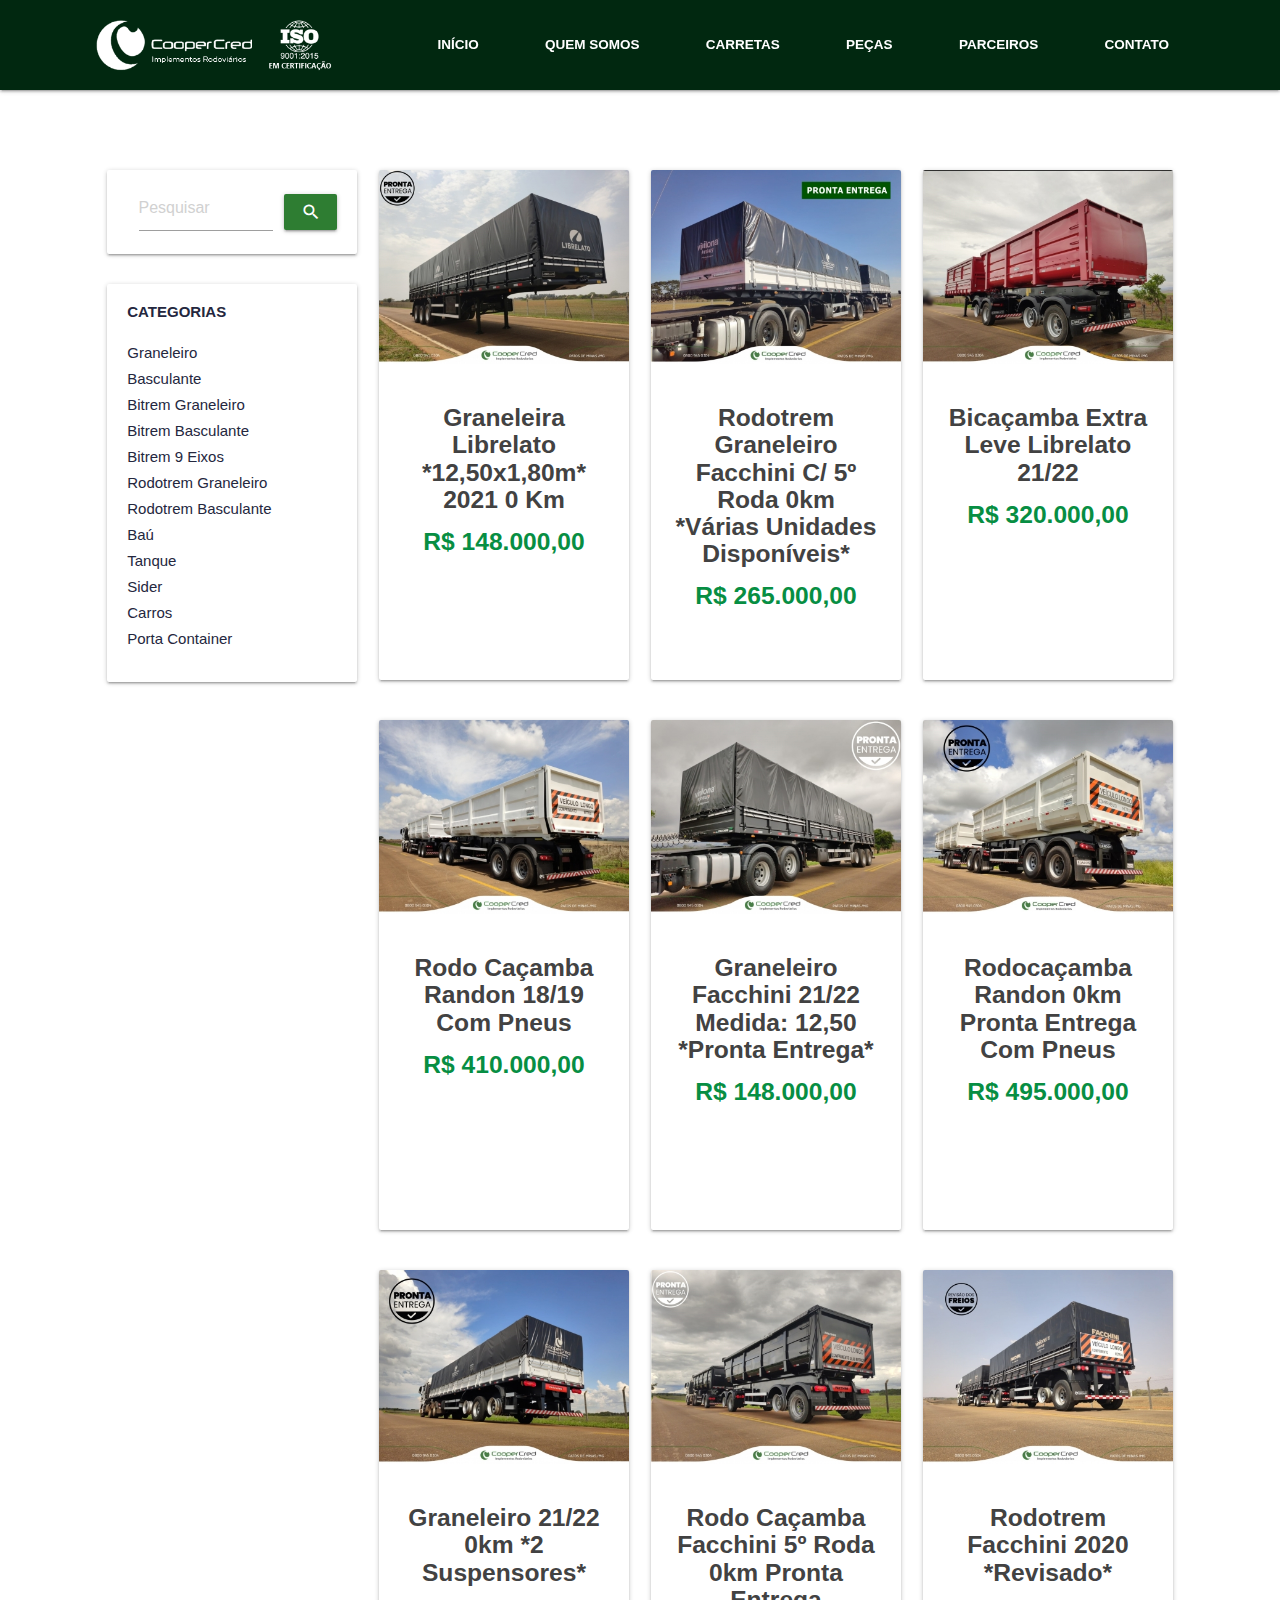
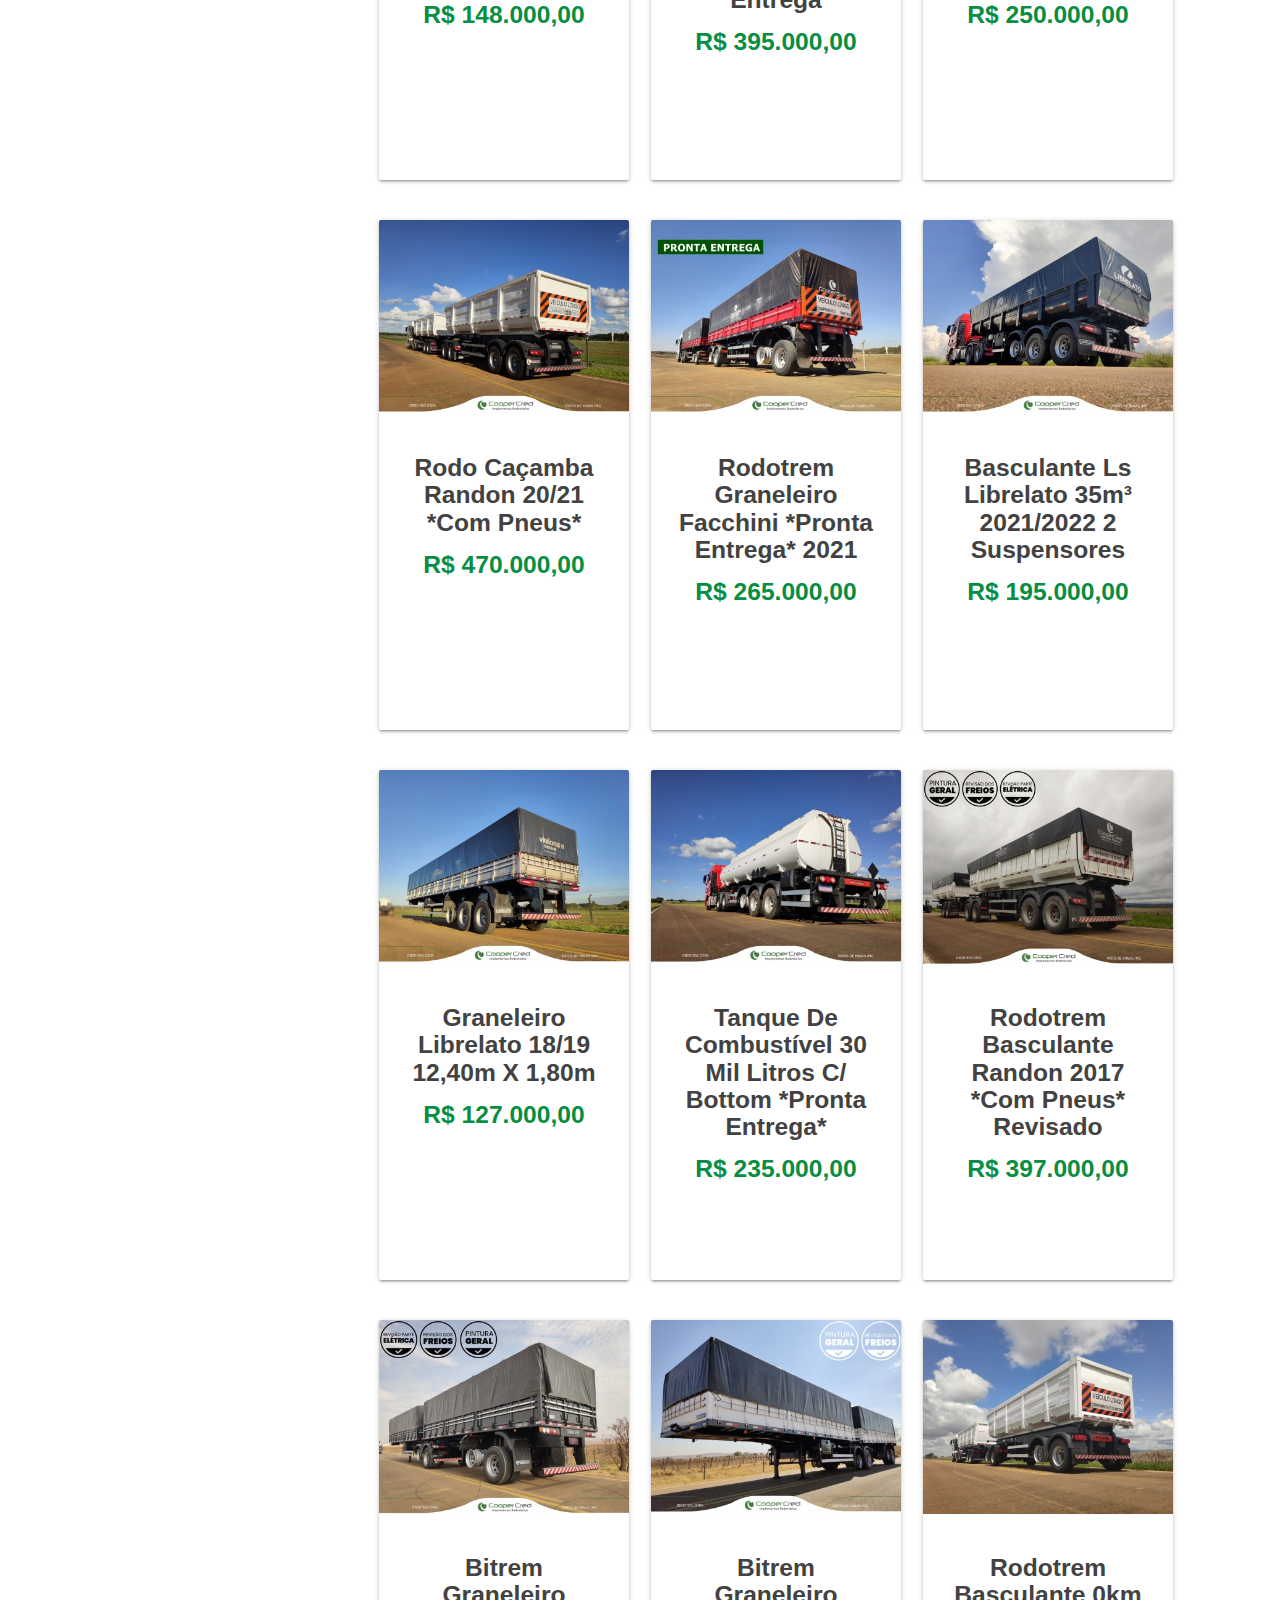
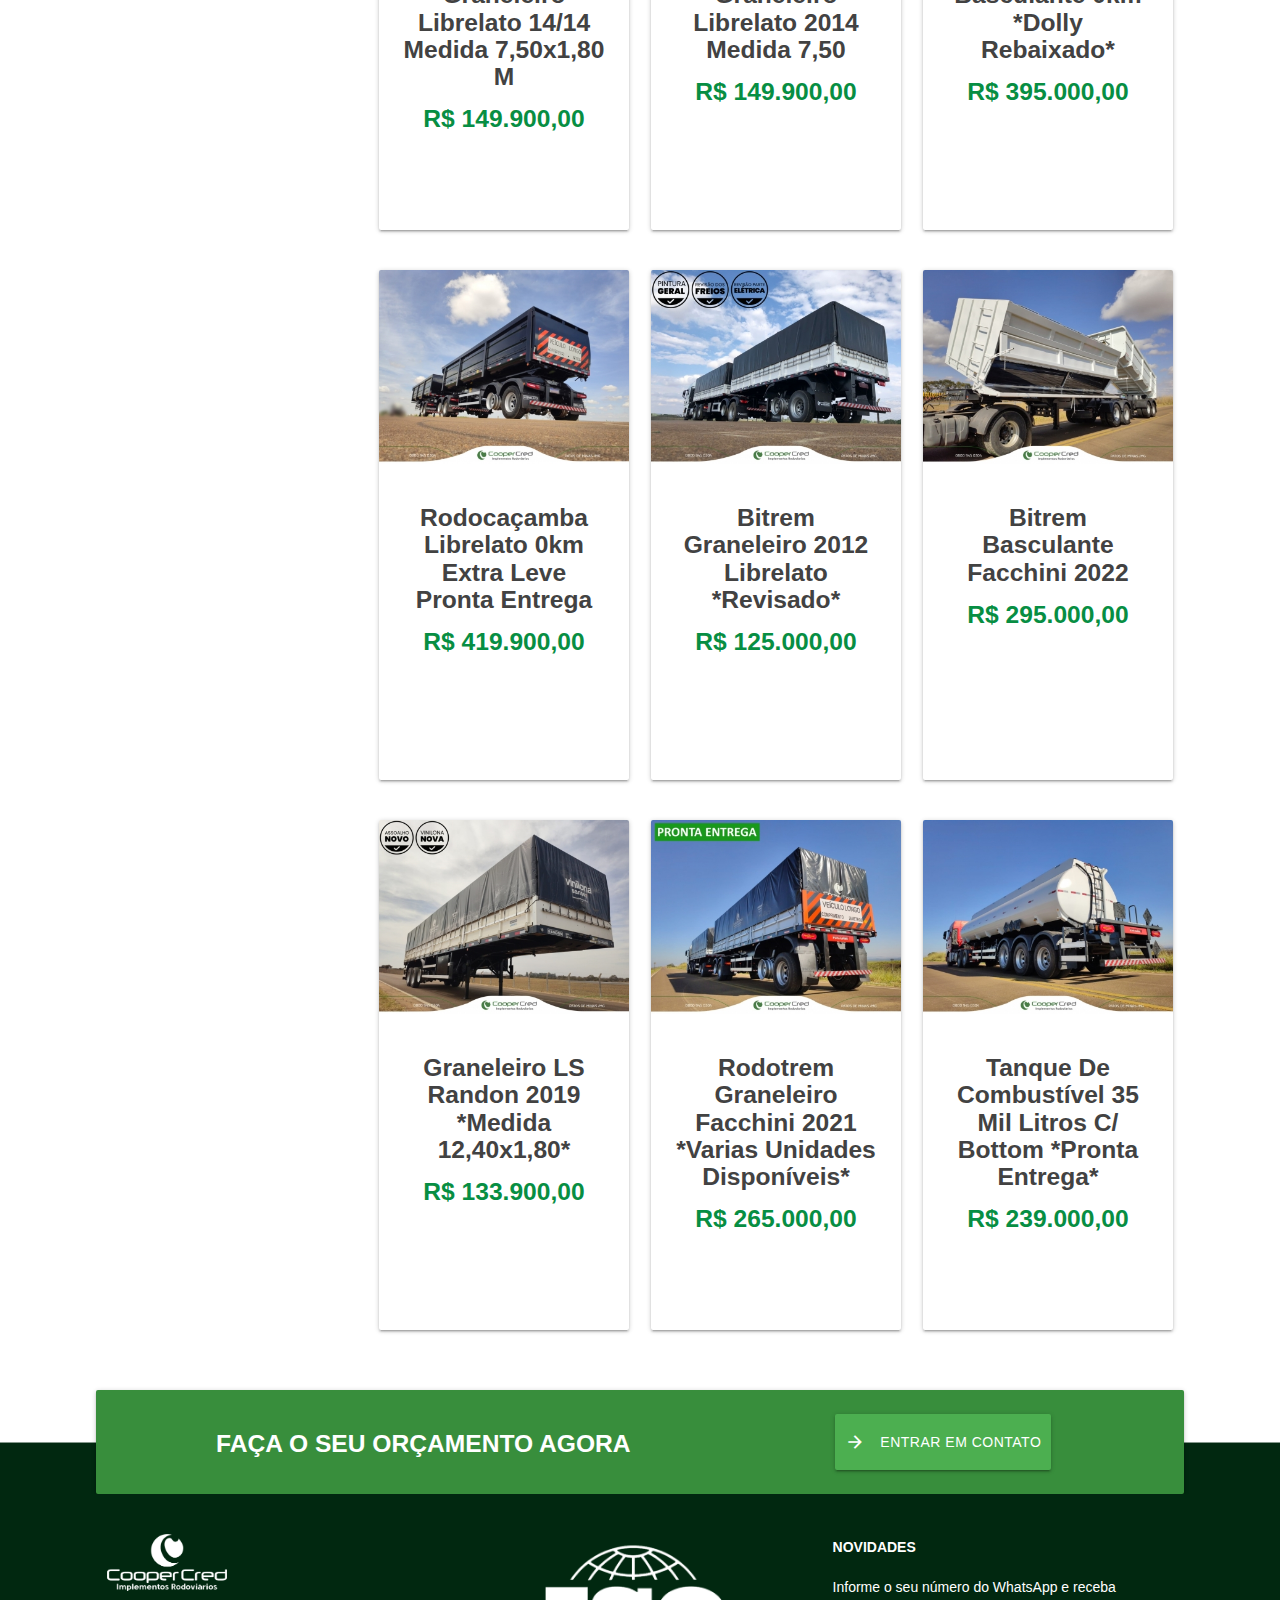
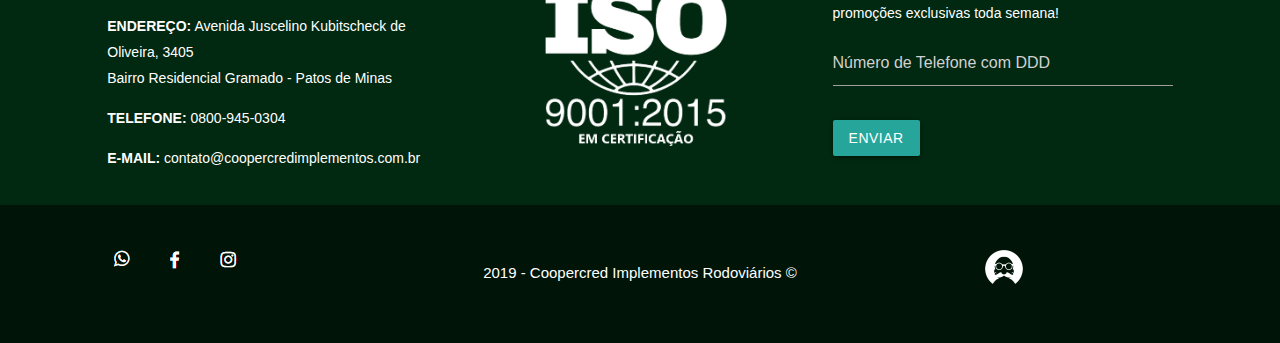
<file: cooper/sections/trucks.html>
<!DOCTYPE html>
<html lang="pt-br">

<head>
    <meta charset="utf-8">
    <meta name="viewport" content="width=device-width, initial-scale=1">
    <title>Coopercred Implementos Rodoviários</title>

    <link rel="stylesheet" type="text/css" href="../css/materialize.css">

    <link rel="icon" href="../images/favicon.png">

    <link rel="stylesheet" type="text/css" href="../css/custom.css">

    <link href="https://fonts.googleapis.com/icon?family=Material+Icons" rel="stylesheet">
</head>

<body>
    <header>
        <div class="navbar-fixed">
            <nav class="green darken-5">
                <div class="nav-wrapper container">
                    <a href="../index.html" class="brand-logo left"><img id="logo" src="../images/logo.png"
                            alt="Coopercred Implementos Rodoviários"></a>
                    <a href="#" data-target="mobile-demo" class="sidenav-trigger right"><i
                            class="material-icons medium">menu</i></a>
                    <ul class="right hide-on-med-and-down">
                        <li><a href="../index.html">início</a></li>
                        <li><a href="who.html">quem somos</a></li>
                        <li><a href="trucks.html">carretas</a></li>
                        <li><a href="pieces.html">peças</a></li>
                        <li><a href="partners.html">parceiros</a></li>
                        <li><a href="contact.html">contato</a></li>
                    </ul>
                </div>
            </nav>
        </div>

        <ul class="sidenav" id="mobile-demo">
            <li><a href="../index.html">início</a></li>
            <li><a href="who.html">quem somos</a></li>
            <li><a href="trucks.html">carretas</a></li>
            <li><a href="pieces.html">peças</a></li>
            <li><a href="partners.html">parceiros</a></li>
            <li><a href="contact.html">contato</a></li>
        </ul>
    </header>

    <section class="container">
        <div class="row">
            <aside class="col s12 l3 sidebar">
                <form class="no-margin card-panel row valign-wrapper">
                    <div class="input-field col s9">
                        <input id="search" placeholder="Pesquisar" type="text" required>
                    </div>
                    <button class="btn waves-effect waves-light green darken-3 col s3" href="#"><i
                            class="material-icons center">search</i></button>
                </form>

                <div class="card-panel white black-text sidebar-menu">
                    <b>CATEGORIAS</b>
                    <ul class="hide-on-med-and-down">
                        <li><a href="#gran">Graneleiro</a></li>
                        <li><a href="#basc">Basculante</a></li>
                        <li><a href="#bigran">Bitrem Graneleiro</a></li>
                        <li><a href="#bibac">Bitrem Basculante</a></li>
                        <li><a href="#bi9">Bitrem 9 Eixos</a></li>
                        <li><a href="#rodogran">Rodotrem Graneleiro</a></li>
                        <li><a href="#rodobasc">Rodotrem Basculante</a></li>
                        <li><a href="#bau">Baú</a></li>
                        <li><a href="#tanque">Tanque</a></li>
                        <li><a href="#sider">Sider</a></li>
                        <li><a href="#carros">Carros</a></li>
                        <li><a href="#portacont">Porta Container</a></li>
                    </ul>
                    <a class="dropdown-trigger hide-on-large-only" href="#!" data-target="dropdown1"><i class="material-icons green darken-2 white-text right">keyboard_arrow_down</i></a>
                    <ul class="dropdown-content" id="dropdown1">
                        <li><a href="#gran">Graneleiro</a></li>
                        <li><a href="#basc">Basculante</a></li>
                        <li><a href="#bigran">Bitrem Graneleiro</a></li>
                        <li><a href="#bibac">Bitrem Basculante</a></li>
                        <li><a href="#bi9">Bitrem 9 Eixos</a></li>
                        <li><a href="#rodogran">Rodotrem Graneleiro</a></li>
                        <li><a href="#rodobasc">Rodotrem Basculante</a></li>
                        <li><a href="#bau">Baú</a></li>
                        <li><a href="#tanque">Tanque</a></li>
                        <li><a href="#sider">Sider</a></li>
                        <li><a href="#carros">Carros</a></li>
                        <li><a href="#portacont">Porta Container</a></li>
                    </ul>
                </div>
            </aside>
            <article class="col s12 l9 items">
                <div class="row"><!--ROW 1-->
                    <div class="col s12 l4">
                        <div class="card large no-margin">
                            <div class="card-image">
                                <img src="../images/trucks/thumb-1.jpg">
                            </div>
                            <div class="card-content">
                                <h5 class="center-align"><b>
                                        Graneleira Librelato *12,50x1,80m* 2021 0 Km
                                        <p>R$ 148.000,00</p>
                                    </b></h5>
                            </div>
                        </div>
                    </div>
                    <div class="col s12 l4">
                        <div class="card large no-margin">
                            <div class="card-image">
                                <img src="../images/trucks/thumb-2.jpg">
                            </div>
                            <div class="card-content">
                                <h5 class="center-align"><b>
                                        Rodotrem Graneleiro Facchini C/ 5º Roda 0km *Várias Unidades Disponíveis*
                                        <p>R$ 265.000,00</p>
                                    </b></h5>
                            </div>
                        </div>
                    </div>
                    <div class="col s12 l4">
                        <div class="card large no-margin">
                            <div class="card-image">
                                <img src="../images/trucks/thumb-3.jpg">
                            </div>
                            <div class="card-content">
                                <h5 class="center-align"><b>
                                        Bicaçamba Extra Leve Librelato 21/22
                                        <p>R$ 320.000,00</p>
                                    </b></h5>
                            </div>
                        </div>
                    </div>
                </div>
                <div class="row"><!--ROW 2-->
                    <div class="col s12 l4">
                        <div class="card large no-margin">
                            <div class="card-image">
                                <img src="../images/trucks/thumb-4.jpg">
                            </div>
                            <div class="card-content">
                                <h5 class="center-align"><b>
                                    Rodo Caçamba Randon 18/19 Com Pneus
                                        <p>R$ 410.000,00</p>
                                    </b></h5>
                            </div>
                        </div>
                    </div>
                    <div class="col s12 l4">
                        <div class="card large no-margin">
                            <div class="card-image">
                                <img src="../images/trucks/thumb-5.jpg">
                            </div>
                            <div class="card-content">
                                <h5 class="center-align"><b>
                                    Graneleiro Facchini 21/22 Medida: 12,50 *Pronta Entrega*
                                        <p>R$ 148.000,00</p>
                                    </b></h5>
                            </div>
                        </div>
                    </div>
                    <div class="col s12 l4">
                        <div class="card large no-margin">
                            <div class="card-image">
                                <img src="../images/trucks/thumb-6.jpg">
                            </div>
                            <div class="card-content">
                                <h5 class="center-align"><b>
                                    Rodocaçamba Randon 0km Pronta Entrega Com Pneus
                                        <p>R$ 495.000,00</p>
                                    </b></h5>
                            </div>
                        </div>
                    </div>
                </div>
                <div class="row"><!--ROW 3-->
                    <div class="col s12 l4">
                        <div class="card large no-margin">
                            <div class="card-image">
                                <img src="../images/trucks/thumb-7.jpg">
                            </div>
                            <div class="card-content">
                                <h5 class="center-align"><b>
                                    Graneleiro 21/22 0km *2 Suspensores*
                                        <p>R$ 148.000,00</p>
                                    </b></h5>
                            </div>
                        </div>
                    </div>
                    <div class="col s12 l4">
                        <div class="card large no-margin">
                            <div class="card-image">
                                <img src="../images/trucks/thumb-8.jpg">
                            </div>
                            <div class="card-content">
                                <h5 class="center-align"><b>
                                    Rodo Caçamba Facchini 5º Roda 0km Pronta Entrega
                                        <p>R$ 395.000,00</p>
                                    </b></h5>
                            </div>
                        </div>
                    </div>
                    <div class="col s12 l4">
                        <div class="card large no-margin">
                            <div class="card-image">
                                <img src="../images/trucks/thumb-9.jpg">
                            </div>
                            <div class="card-content">
                                <h5 class="center-align"><b>
                                    Rodotrem Facchini 2020 *Revisado*
                                        <p>R$ 250.000,00</p>
                                    </b></h5>
                            </div>
                        </div>
                    </div>
                </div>
                <div class="row"><!--ROW 4-->
                    <div class="col s12 l4">
                        <div class="card large no-margin">
                            <div class="card-image">
                                <img src="../images/trucks/thumb-10.jpg">
                            </div>
                            <div class="card-content">
                                <h5 class="center-align"><b>
                                    Rodo Caçamba Randon 20/21 *Com Pneus*
                                        <p>R$ 470.000,00</p>
                                    </b></h5>
                            </div>
                        </div>
                    </div>
                    <div class="col s12 l4">
                        <div class="card large no-margin">
                            <div class="card-image">
                                <img src="../images/trucks/thumb-11.jpg">
                            </div>
                            <div class="card-content">
                                <h5 class="center-align"><b>
                                    Rodotrem Graneleiro Facchini *Pronta Entrega* 2021
                                        <p>R$ 265.000,00</p>
                                    </b></h5>
                            </div>
                        </div>
                    </div>
                    <div class="col s12 l4">
                        <div class="card large no-margin">
                            <div class="card-image">
                                <img src="../images/trucks/thumb-12.jpg">
                            </div>
                            <div class="card-content">
                                <h5 class="center-align"><b>
                                    Basculante Ls Librelato 35m³ 2021/2022 2 Suspensores
                                        <p>R$ 195.000,00</p>
                                    </b></h5>
                            </div>
                        </div>
                    </div>
                </div>
                <div class="row"><!--ROW 5-->
                    <div class="col s12 l4">
                        <div class="card large no-margin">
                            <div class="card-image">
                                <img src="../images/trucks/thumb-13.jpg">
                            </div>
                            <div class="card-content">
                                <h5 class="center-align"><b>
                                    Graneleiro Librelato 18/19 12,40m X 1,80m
                                        <p>R$ 127.000,00</p>
                                    </b></h5>
                            </div>
                        </div>
                    </div>
                    <div class="col s12 l4">
                        <div class="card large no-margin">
                            <div class="card-image">
                                <img src="../images/trucks/thumb-14.jpg">
                            </div>
                            <div class="card-content">
                                <h5 class="center-align"><b>
                                    Tanque De Combustível 30 Mil Litros C/ Bottom *Pronta Entrega*
                                        <p>R$ 235.000,00</p>
                                    </b></h5>
                            </div>
                        </div>
                    </div>
                    <div class="col s12 l4">
                        <div class="card large no-margin">
                            <div class="card-image">
                                <img src="../images/trucks/thumb-15.jpg">
                            </div>
                            <div class="card-content">
                                <h5 class="center-align"><b>
                                    Rodotrem Basculante Randon 2017 *Com Pneus* Revisado
                                        <p>R$ 397.000,00</p>
                                    </b></h5>
                            </div>
                        </div>
                    </div>
                </div>
                <div class="row"><!--ROW 6-->
                    <div class="col s12 l4">
                        <div class="card large no-margin">
                            <div class="card-image">
                                <img src="../images/trucks/thumb-16.jpg">
                            </div>
                            <div class="card-content">
                                <h5 class="center-align"><b>
                                    Bitrem Graneleiro Librelato 14/14 Medida 7,50x1,80 M
                                        <p>R$ 149.900,00</p>
                                    </b></h5>
                            </div>
                        </div>
                    </div>
                    <div class="col s12 l4">
                        <div class="card large no-margin">
                            <div class="card-image">
                                <img src="../images/trucks/thumb-17.jpg">
                            </div>
                            <div class="card-content">
                                <h5 class="center-align"><b>
                                    Bitrem Graneleiro Librelato 2014 Medida 7,50
                                        <p>R$ 149.900,00</p>
                                    </b></h5>
                            </div>
                        </div>
                    </div>
                    <div class="col s12 l4">
                        <div class="card large no-margin">
                            <div class="card-image">
                                <img src="../images/trucks/thumb-18.jpg">
                            </div>
                            <div class="card-content">
                                <h5 class="center-align"><b>
                                    Rodotrem Basculante 0km *Dolly Rebaixado*
                                        <p>R$ 395.000,00</p>
                                    </b></h5>
                            </div>
                        </div>
                    </div>
                </div>
                <div class="row"><!--ROW 7-->
                    <div class="col s12 l4">
                        <div class="card large no-margin">
                            <div class="card-image">
                                <img src="../images/trucks/thumb-19.jpg">
                            </div>
                            <div class="card-content">
                                <h5 class="center-align"><b>
                                    Rodocaçamba Librelato 0km Extra Leve Pronta Entrega
                                        <p>R$ 419.900,00</p>
                                    </b></h5>
                            </div>
                        </div>
                    </div>
                    <div class="col s12 l4">
                        <div class="card large no-margin">
                            <div class="card-image">
                                <img src="../images/trucks/thumb-20.jpg">
                            </div>
                            <div class="card-content">
                                <h5 class="center-align"><b>
                                    Bitrem Graneleiro 2012 Librelato *Revisado*
                                        <p>R$ 125.000,00</p>
                                    </b></h5>
                            </div>
                        </div>
                    </div>
                    <div class="col s12 l4">
                        <div class="card large no-margin">
                            <div class="card-image">
                                <img src="../images/trucks/thumb-21.jpg">
                            </div>
                            <div class="card-content">
                                <h5 class="center-align"><b>
                                    Bitrem Basculante Facchini 2022
                                        <p>R$ 295.000,00</p>
                                    </b></h5>
                            </div>
                        </div>
                    </div>
                </div>
                <div class="row"><!--ROW 8-->
                    <div class="col s12 l4">
                        <div class="card large no-margin">
                            <div class="card-image">
                                <img src="../images/trucks/thumb-22.jpg">
                            </div>
                            <div class="card-content">
                                <h5 class="center-align"><b>
                                    Graneleiro LS Randon 2019 *Medida 12,40x1,80*
                                        <p>R$ 133.900,00</p>
                                    </b></h5>
                            </div>
                        </div>
                    </div>
                    <div class="col s12 l4">
                        <div class="card large no-margin">
                            <div class="card-image">
                                <img src="../images/trucks/thumb-23.jpg">
                            </div>
                            <div class="card-content">
                                <h5 class="center-align"><b>
                                    Rodotrem Graneleiro Facchini 2021 *Varias Unidades Disponíveis*
                                        <p>R$ 265.000,00</p>
                                    </b></h5>
                            </div>
                        </div>
                    </div>
                    <div class="col s12 l4">
                        <div class="card large no-margin">
                            <div class="card-image">
                                <img src="../images/trucks/thumb-24.jpg">
                            </div>
                            <div class="card-content">
                                <h5 class="center-align"><b>
                                    Tanque De Combustível 35 Mil Litros C/ Bottom *Pronta Entrega*
                                        <p>R$ 239.000,00</p>
                                    </b></h5>
                            </div>
                        </div>
                    </div>
                </div>

            </article>
        </div>
    </section>

    <aside class="ad">
        <div class="container">
            <div class="row card-panel green darken-2 white-text">
                <div class="col s12 l7 right-align center">
                    <h5><b>FAÇA O SEU ORÇAMENTO AGORA</b></h5>
                </div>
                <div class="col s12 l5 center">
                    <a class="waves-effect waves-light btn green">Entrar em contato <i class="material-icons left">arrow_forward</i></a>
                </div>
            </div>
        </div>
    </aside>

    <footer class="page-footer green darken-5">
        <div class="row upper-footer">
            <div class="container">
                <div class="col m4 s12">
                    <img class="responsive-img" src="../images/logo_2.png" alt="Coopercred Implementos Rodoviários"
                        style="width: 120px;">
                    <div class="footer-address">
                        <p>
                            <b>ENDEREÇO:</b> Avenida Juscelino Kubitscheck de Oliveira, 3405<br> Bairro Residencial
                            Gramado - Patos de Minas
                        </p>
                        <p>
                            <b>TELEFONE:</b> 0800-945-0304
                        </p>
                        <p>
                            <b>E-MAIL:</b> contato@coopercredimplementos.com.br
                        </p>
                    </div>
                </div>
                <div class="col m4 s12">
                    <img src="../images/iso.png" class="iso-logo" alt="">
                </div>
                <div class="col m4 s12">
                    <b>NOVIDADES</b>
                    <p>Informe o seu número do WhatsApp e receba promoções exclusivas toda semana!</p>
                    <input placeholder="Número de Telefone com DDD" id="phone-number" type="number"
                        class="validate"><br><br>
                    <button class="btn waves-effect waves-light" type="submit" name="action">Enviar</button>
                </div>
            </div>
        </div>
        <div class="row footer-copyright green darken-6">
            <div class="container">
                <div class="col m4 s12">
                    <div class="social-icons">
                        <a href="#whatsapp"><img src="../images/whatsapp.png" alt="WhatsApp"></a>
                        <a href="#face"><img src="../images/facebook.png" alt="Facebook"></a>
                        <a href="#insta"><img src="../images/instagram.png" alt="Instagram"></a>
                    </div>
                </div>
                <div class="col m4 s12">
                    <p>2019 - Coopercred Implementos Rodoviários ©</p>
                </div>
                <div class="col m4 s12 center-align">
                    <img src="../images/mus.png">
                </div>
            </div>
        </div>
    </footer>

    <script src="../js/jquery-3.3.1.js"></script>
    <script src="../js/materialize.js"></script>
    <script>
        //Carousel Init
        $(document).ready(function () {
            $(".dropdown-trigger").dropdown();
            $('.carousel').carousel();
            autoplay();
        });

        function autoplay() {
            $('.carousel').carousel('next');
            setTimeout(autoplay, 4500);
        }

        //Sidenav Init
        $(document).ready(function () {
            $('.sidenav').sidenav();
        });
    </script>
</body>

</html>
</file>
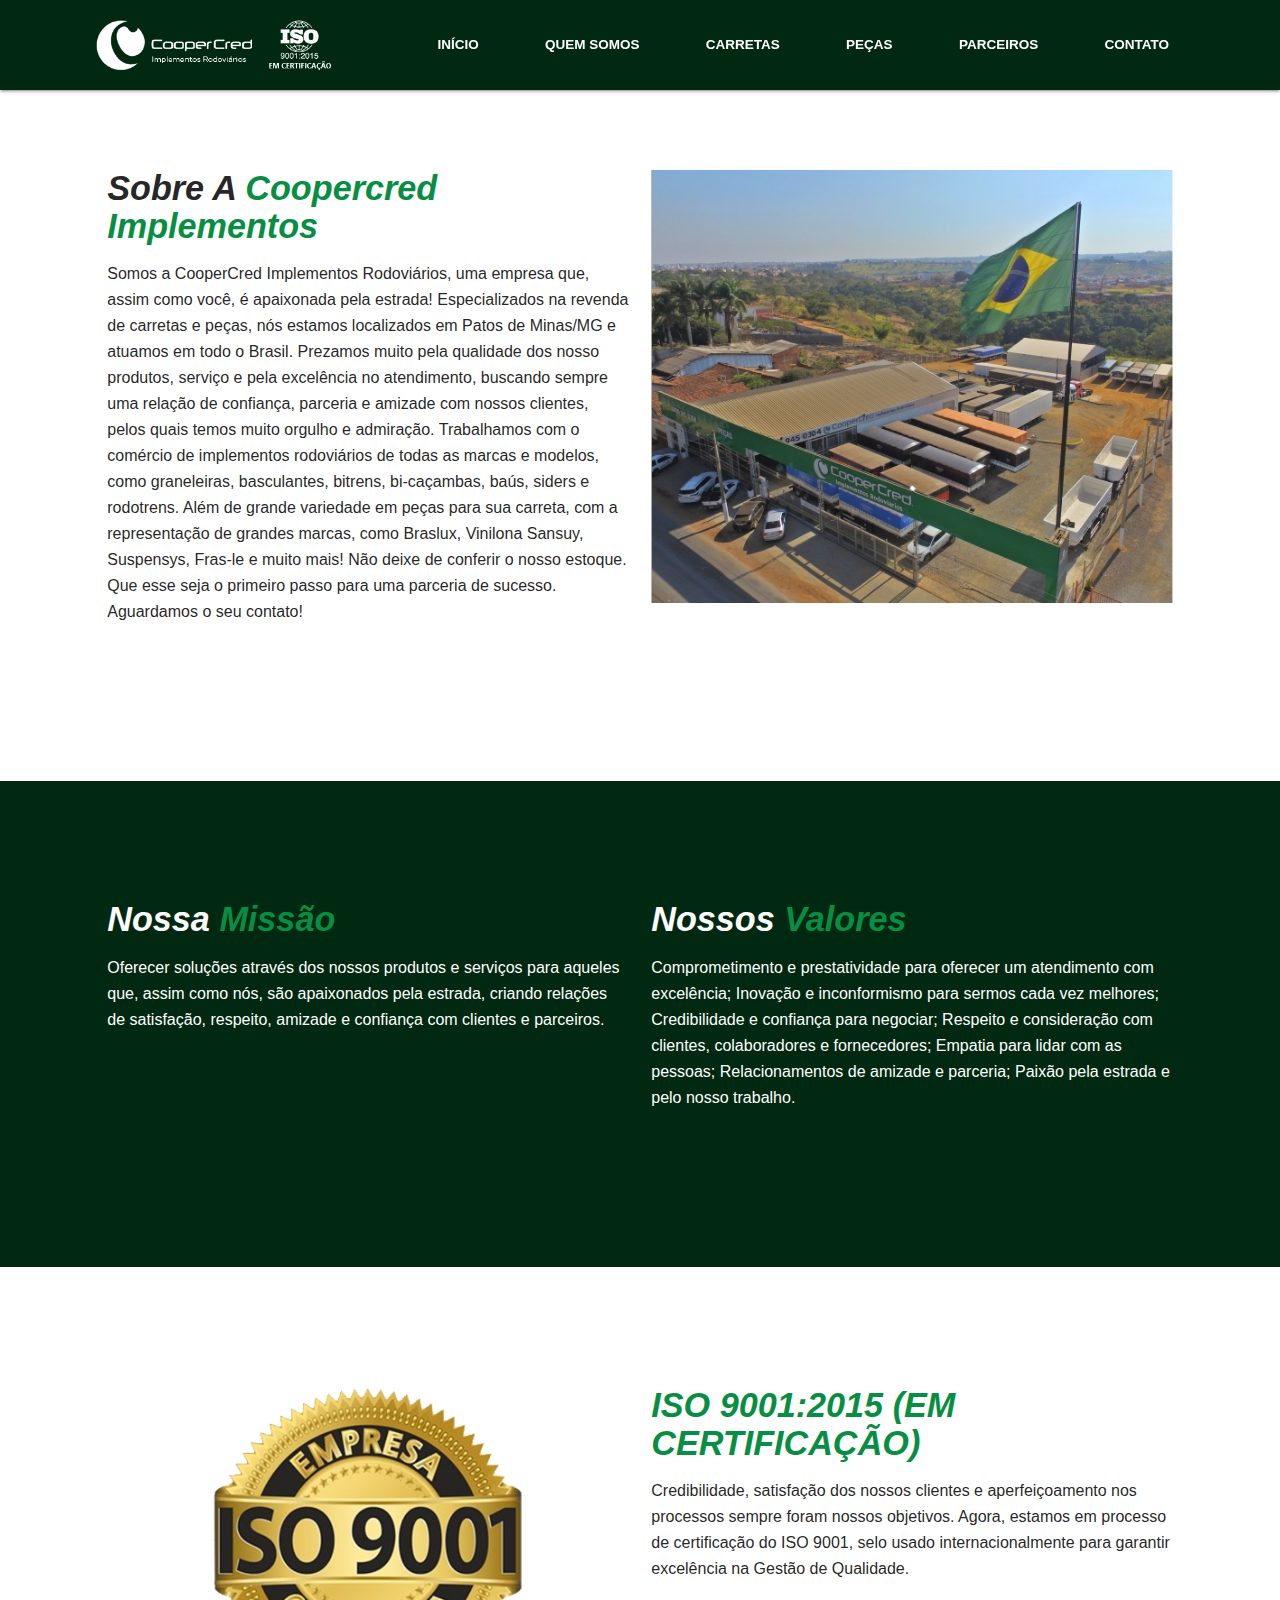
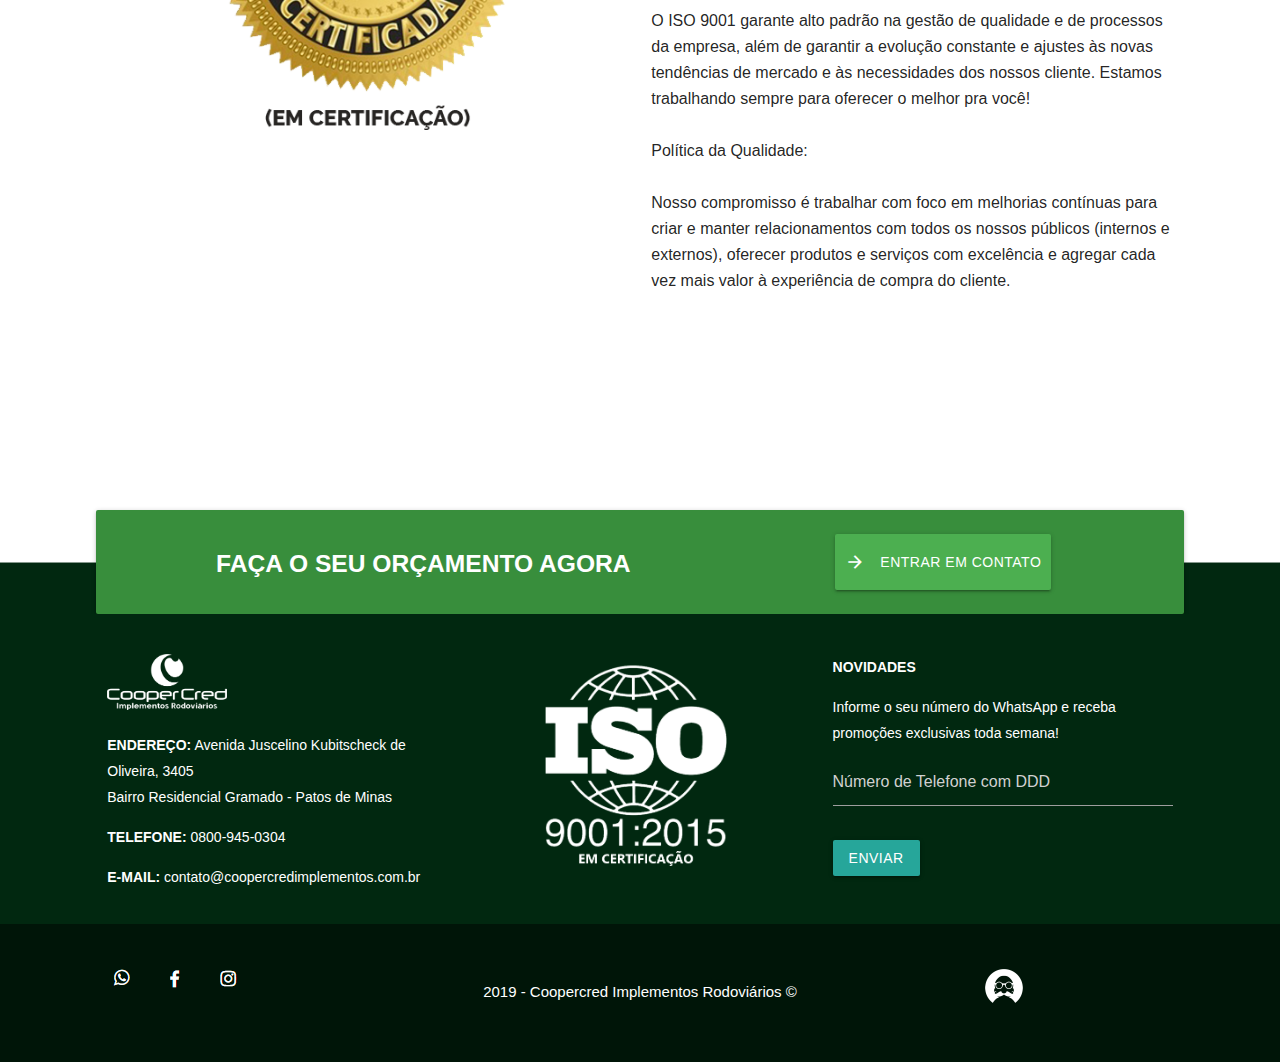
<file: cooper/sections/who.html>
<!DOCTYPE html>
<html lang="pt-br">

<head>
    <meta charset="utf-8">
    <meta name="viewport" content="width=device-width, initial-scale=1">
    <title>Coopercred Implementos Rodoviários</title>

    <link rel="stylesheet" type="text/css" href="../css/materialize.css">

    <link rel="icon" href="../images/favicon.png">

    <link rel="stylesheet" type="text/css" href="../css/custom.css">

    <link href="https://fonts.googleapis.com/icon?family=Material+Icons" rel="stylesheet">
</head>

<body>
    <header>
        <div class="navbar-fixed">
            <nav class="green darken-5">
                <div class="nav-wrapper container">
                    <a href="../index.html" class="brand-logo left"><img id="logo" src="../images/logo.png"
                            alt="Coopercred Implementos Rodoviários"></a>
                    <a href="#" data-target="mobile-demo" class="sidenav-trigger right"><i
                            class="material-icons medium">menu</i></a>
                    <ul class="right hide-on-med-and-down">
                        <li><a href="../index.html">início</a></li>
                        <li><a href="who.html">quem somos</a></li>
                        <li><a href="trucks.html">carretas</a></li>
                        <li><a href="pieces.html">peças</a></li>
                        <li><a href="partners.html">parceiros</a></li>
                        <li><a href="contact.html">contato</a></li>
                    </ul>
                </div>
            </nav>
        </div>

        <ul class="sidenav" id="mobile-demo">
            <li><a href="../index.html">início</a></li>
            <li><a href="who.html">quem somos</a></li>
            <li><a href="trucks.html">carretas</a></li>
            <li><a href="pieces.html">peças</a></li>
            <li><a href="partners.html">parceiros</a></li>
            <li><a href="contact.html">contato</a></li>
        </ul>
    </header>

    <section>
        <article class="container about-us">
            <div class="row">
                <div class="col l6 s12">
                    <h4 class="h-title">Sobre a <b>Coopercred Implementos</b></h4>

                    <p class="flow-text">
                        Somos a CooperCred Implementos Rodoviários, uma empresa que, assim como você, é apaixonada pela
                        estrada! Especializados na revenda de carretas e peças, nós estamos localizados em Patos de
                        Minas/MG e atuamos em todo o Brasil. Prezamos muito pela qualidade
                        dos nosso produtos, serviço e pela excelência no atendimento, buscando sempre uma relação de
                        confiança, parceria e amizade com nossos clientes, pelos quais temos muito orgulho e admiração.
                        Trabalhamos com o comércio de implementos
                        rodoviários de todas as marcas e modelos, como graneleiras, basculantes, bitrens, bi-caçambas,
                        baús, siders e rodotrens. Além de grande variedade em peças para sua carreta, com a
                        representação de grandes marcas, como Braslux, Vinilona
                        Sansuy, Suspensys, Fras-le e muito mais! Não deixe de conferir o nosso estoque. Que esse seja o
                        primeiro passo para uma parceria de sucesso. Aguardamos o seu contato!
                    </p>
                </div>
                <div class="col l6 s12">
                    <img class="hide-on-med-and-down" src="../images/about.jpg">
                </div>
            </div>
        </article>

        <article class="green darken-5 white-text about-extra">
            <div class="row container">
                <div class="col m6 s12">
                    <h4 class="h-title">Nossa <b>Missão</b></h4>
                    <p class="flow-text">
                        Oferecer soluções através dos nossos produtos e serviços para aqueles que, assim como nós, são
                        apaixonados pela estrada, criando relações de satisfação, respeito, amizade e confiança com
                        clientes e parceiros.
                    </p>
                </div>
                <div class="col m6 s12">
                    <h4 class="h-title">Nossos <b>valores</b></h4>
                    <p class="flow-text">
                        Comprometimento e prestatividade para oferecer um atendimento com excelência; Inovação e
                        inconformismo para sermos cada vez melhores; Credibilidade e confiança para negociar; Respeito e
                        consideração com clientes, colaboradores e fornecedores; Empatia
                        para lidar com as pessoas; Relacionamentos de amizade e parceria; Paixão pela estrada e pelo
                        nosso trabalho.
                    </p>
                </div>
            </div>
        </article>

        <article class="container">
            <div class="row">
                <div class="col l6 s12">
                    <img src="../images/cert.png" class="hide-on-med-and-down responsive-img"
                        alt="Certificação Dourada ISO">
                </div>
                <div class="col l6 s12">
                    <h4 class="h-title">
                        <b>ISO 9001:2015 (EM CERTIFICAÇÃO)</b>
                    </h4>
                    <p class="flow-text">Credibilidade, satisfação dos nossos clientes e aperfeiçoamento nos processos
                        sempre foram nossos objetivos. Agora, estamos em processo de certificação do ISO 9001, selo
                        usado internacionalmente para garantir excelência na Gestão de
                        Qualidade.
                        <br>
                        <br> O ISO 9001 garante alto padrão na gestão de qualidade e de processos da empresa, além de
                        garantir a evolução constante e ajustes às novas tendências de mercado e às necessidades dos
                        nossos cliente. Estamos trabalhando sempre
                        para oferecer o melhor pra você! <br>
                        <br> Política da Qualidade:<br>
                        <br> Nosso compromisso é trabalhar com foco em melhorias contínuas para criar e manter
                        relacionamentos com todos os nossos públicos (internos e externos), oferecer produtos e serviços
                        com excelência e agregar cada vez mais valor
                        à experiência de compra do cliente. <br>
                        <br>
                        <br>
                    </p>
                </div>
            </div>
        </article>
    </section>

    <aside class="ad">
        <div class="container">
            <div class="row card-panel green darken-2 white-text">
                <div class="col s12 l7 right-align center">
                    <h5><b>FAÇA O SEU ORÇAMENTO AGORA</b></h5>
                </div>
                <div class="col s12 l5 center">
                    <a class="waves-effect waves-light btn green">Entrar em contato <i
                            class="material-icons left">arrow_forward</i></a>
                </div>
            </div>
        </div>
    </aside>

    <footer class="page-footer green darken-5">
        <div class="row upper-footer">
            <div class="container">
                <div class="col m4 s12">
                    <img class="responsive-img" src="../images/logo_2.png" alt="Coopercred Implementos Rodoviários"
                        style="width: 120px;">
                    <div class="footer-address">
                        <p>
                            <b>ENDEREÇO:</b> Avenida Juscelino Kubitscheck de Oliveira, 3405<br> Bairro Residencial
                            Gramado - Patos de Minas
                        </p>
                        <p>
                            <b>TELEFONE:</b> 0800-945-0304
                        </p>
                        <p>
                            <b>E-MAIL:</b> contato@coopercredimplementos.com.br
                        </p>
                    </div>
                </div>
                <div class="col m4 s12">
                    <img src="../images/iso.png" class="iso-logo" alt="">
                </div>
                <div class="col m4 s12">
                    <b>NOVIDADES</b>
                    <p>Informe o seu número do WhatsApp e receba promoções exclusivas toda semana!</p>
                    <input placeholder="Número de Telefone com DDD" id="phone-number" type="number"
                        class="validate"><br><br>
                    <button class="btn waves-effect waves-light" type="submit" name="action">Enviar</button>
                </div>
            </div>
        </div>
        <div class="row footer-copyright green darken-6">
            <div class="container">
                <div class="col m4 s12">
                    <div class="social-icons">
                        <a href="#whatsapp"><img src="../images/whatsapp.png" alt="WhatsApp"></a>
                        <a href="#face"><img src="../images/facebook.png" alt="Facebook"></a>
                        <a href="#insta"><img src="../images/instagram.png" alt="Instagram"></a>
                    </div>
                </div>
                <div class="col m4 s12">
                    <p>2019 - Coopercred Implementos Rodoviários ©</p>
                </div>
                <div class="col m4 s12 center-align">
                    <img src="../images/mus.png">
                </div>
            </div>
        </div>
    </footer>

    <script src="../js/jquery-3.3.1.js"></script>
    <script src="../js/materialize.js"></script>
    <script>
        //Carousel Init
        $(document).ready(function () {
            $('.carousel').carousel();
            autoplay();
        });

        function autoplay() {
            $('.carousel').carousel('next');
            setTimeout(autoplay, 4500);
        }

        //Sidenav Init
        $(document).ready(function () {
            $('.sidenav').sidenav();
        });
    </script>
</body>

</html>
</file>
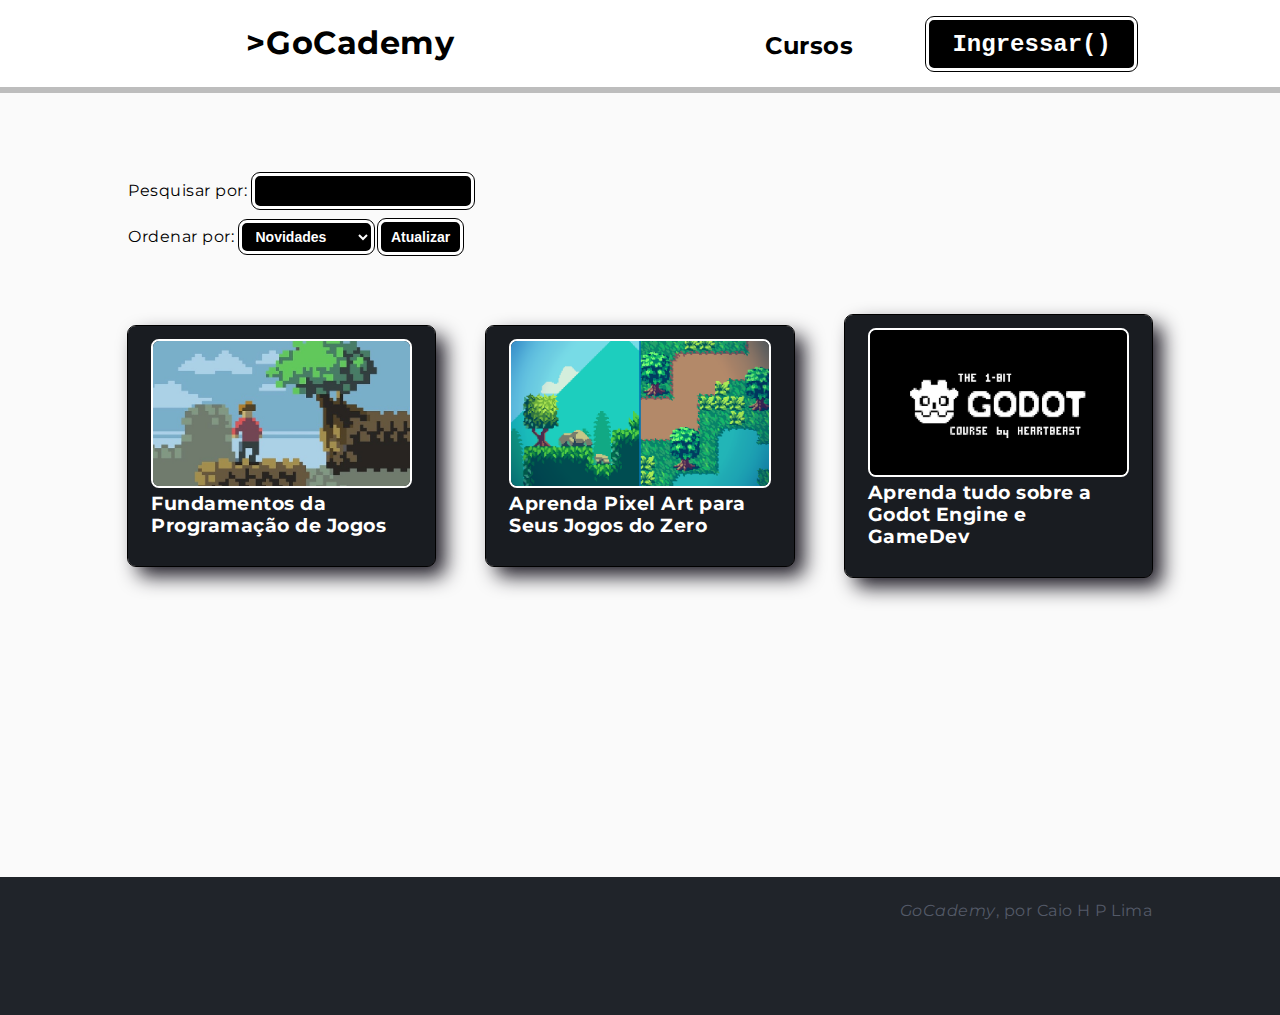
<file: GoCademy/sections/courses.html>
<!DOCTYPE html>
<html lang="pt-br">
    <head>
        <meta charset="utf-8">
        <meta name="viewport" content="width=device-width, initial-scale=1.0">
        <link rel="stylesheet" href="../css/standart.css">
        <title>GoCademy | Cursos</title>
    </head>

    <body>
        <header class="pad-container">
            <h2><a class="unstyle" href="../index.html">GoCademy</a></h2>
            <nav>
                <ul>
                    <li><a id="mark" href="../sections/courses.html">Cursos</a></li>
                    <li><a href="../sections/join.html"><button id="join-btn" class="btn-style"><code>Ingressar()</code></button></a></li>
                </ul>
            </nav>
        </header>

        <section id="courses" class="pad-container">
            <aside>
                <form method="get">
                    <label for="sortby">Pesquisar por:</label>
                    <input class="btn-style" id="sortby" list="categories"><br>
                    <datalist id="categories">
                        <option value="Novos">
                        <option value="Populares">
                    </datalist>
                    <label for="pref">Ordenar por:</label>
                    <select class="btn-style" name="pref" id="pref">
                        <option value="pop" selected>Popularidade</option>
                        <option value="new" selected>Novidades</option>
                    </select>
                    <input class="btn-style" type="submit" value="Atualizar">
                </form>
            </aside>
            <article id="course-list">
                <a class="card" href="#programming-fundamentals">
                    <figure>
                        <img src="../images/course-1.jpg" alt="Fundamentos">
                    </figure>
                    <h3>Fundamentos da Programação de Jogos</h3>
                </a>

                <a class="card" href="#pixel-art">
                    <figure>
                        <img src="../images/course-2.png" alt="Pixel Art">
                    </figure>
                    <h3>Aprenda Pixel Art para Seus Jogos do Zero</h3>
                </a>

                <a class="card" href="#godot">
                    <figure>
                        <img src="../images/course-3.png" alt="Godot">
                    </figure>
                    <h3>Aprenda tudo sobre a Godot Engine e GameDev</h3>
                </a>
            </article>
        </section>

        
        <footer class="pad-container">
            <cite>GoCademy</cite>, por Caio H P Lima
        </footer>
    </body>
</html>
</file>
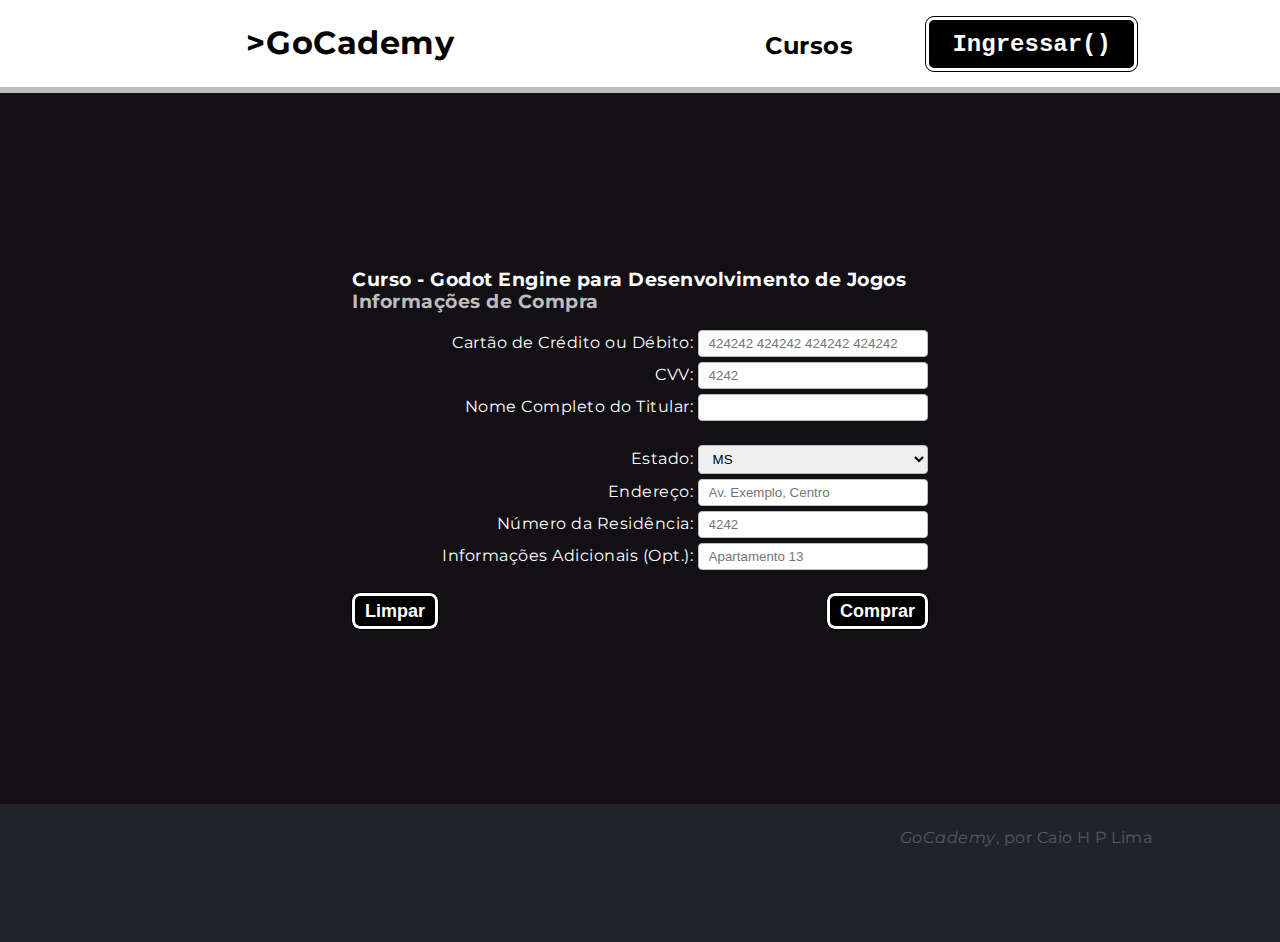
<file: GoCademy/sections/join.html>
<!DOCTYPE html>
<html lang="pt-br">
    <head>
        <meta charset="utf-8">
        <meta name="viewport" content="width=device-width, initial-scale=1.0">
        <link rel="stylesheet" href="../css/standart.css">
        <title>GoCademy | Bem-vindo(a)</title>
    </head>

    <body>
        <header class="pad-container">
            <h2><a class="unstyle" href="../index.html">GoCademy</a></h2>
            <nav>
                <ul>
                    <li><a id="mark" href="../sections/courses.html">Cursos</a></li>
                    <li><a href="../sections/join.html"><button id="join-btn" class="btn-style"><code>Ingressar()</code></button></a></li>
                </ul>
            </nav>
        </header>

        <section id="buy" class="container">
            <h3>Curso - Godot Engine para Desenvolvimento de Jogos <span class="gray"><br>Informações de Compra</span></h3><br>
            <form method="GET">
                <div class="form-cont">
                    <label for="card">Cartão de Crédito ou Débito:</label>
                    <input required type="number" id="card" placeholder="424242 424242 424242 424242"><br>
                    <label for="cvv">CVV:</label>
                    <input required type="number" id="cvv" placeholder="4242"><br>
                    <label for="name">Nome Completo do Titular:</label>
                    <input required type="text" id="name"><br>
                    <br>
                    <label for="state">Estado:</label>
                    <select required name="state" id="state">
                        <option value="ms">MS</option>
                        <option value="sp">SP</option>
                        <option value="sc">SC</option>
                    </select><br>
                    <label for="address">Endereço:</label>
                    <input required placeholder="Av. Exemplo, Centro" type="text" name="address" id="address"><br>
                    <label for="house-number">Número da Residência:</label>
                    <input required placeholder="4242" type="number" name="house-number" id="house-number"><br>
                    <label for="opt">Informações Adicionais (Opt.):</label>
                    <input type="text" placeholder="Apartamento 13"><br>
                    <br>
                </div>

                <div class="buttons">
                    <input class="btn-style" type="reset" value="Limpar">
                    <input class="btn-style" type="submit" value="Comprar">
                </div>
            </form>
        </section>

        <footer class="pad-container">
            <cite>GoCademy</cite>, por Caio H P Lima
        </footer>
    </body>
</html>
</file>
<file: DevCourses/css/style.css>
@import url('https://fonts.googleapis.com/css2?family=Raleway&family=Roboto&family=Montserrat:wght@600&family=Lato:wght@700&display=swap');

:root{
    --color-details: white;
    --color-hover: rgb(255, 166, 0);
    --color-second: #140d1a;
    --color-bg: #191c21;
    --color-alt-det: black;
    --color-alt-hover: #2e91fc;
    --color-alt-second: #55636F;
    --color-alt-bg: #fff;
    --color-footer: #272d34;

    --cont-pad: 15%;
}

*, *::before, *::after{
    padding: 0;
    margin: 0;
    -webkit-box-sizing: border-box;
    -moz-box-sizing: border-box;
    box-sizing: border-box;
}

.container{
    padding: 0 var(--cont-pad);
}

.grid-container{
    display: grid;
}

body{
    text-rendering: optimizeLegibility;
    letter-spacing: 0.5px;
    grid-template-areas: 
    'header' 
    'sub-header' 
    'nav'
    'main'
    'who'
    'why'
    'footer';
    color: var(--color-details);
    background: var(--color-bg);
    font-family: 'Lato', 'Montserrat', 'Roboto', 'Raleway', sans-serif;
    font-size: 16px;
    line-height: 1.15;
}

h2{
    font-size: 32px;
}

header{
    display: grid;
    grid-template-columns: auto auto auto;
    align-items: baseline;
    padding: 35px calc(var(--cont-pad) + 20px) !important;
    background-color: var(--color-second);
    grid-area: header;
}

header h2{
    grid-column: 1/span 2;
}

header ul{
    display: grid;
    grid-template-columns: auto auto auto auto;
}

header ul li{
    list-style: none;
    display: inline-block;
}

header ul li a{
    font-size: 20px;
    text-decoration: none;
    color: var(--color-details)
}

#subheader{
    display: grid;
    justify-content: center;
    align-items: center;
    text-align: center;
    height: 400px;
    background-image: url("../images/code-screen.jpg");
    background-size: 100%;
    background-position: 35% 45%;
    object-fit: cover;
    margin-bottom: 80px;
    grid-area: sub-header;
}

.panel{
    padding: 20px;
    border-radius: 10px;
    border: 2px solid white;
    background-color: rgba(27, 27, 27, 0.3);
}

#subheader h2{
    font-size: 50px;
}

a{
    color: var(--color-details);
    transition: 0.15s;
}

a:hover{
    color: var(--color-hover);
}

nav{
    font-family: 'Raleway';
    font-size: 18px;
    grid-area: nav;
    margin: 0 auto;
    margin-bottom: 80px;
}

nav h1{
    border-bottom: 1px solid white;
    margin-bottom: 10px;
    text-align: center;
}

nav ul{
    border-top: none !important;
    border-bottom: none !important;
    margin: 0 auto;
    list-style: none;
    border-radius: 10px;
}

nav ul li{
    margin-bottom: 3px;
}

nav ul li a{
    text-decoration: none;
}

#main{
    display: grid;
    justify-content: center;
    grid-template-columns: 30% 30% 30%;
    grid-gap: 3%;
    margin-bottom: 60px;
    grid-area: main;
}

#main h2{
    grid-column: 1/span 3;
    text-align: center;
    margin-bottom: 20px;
}

.card{
    text-decoration: none;
    background-color: var(--color-alt-bg);
}

#main>.card:hover p{
    color: var(--color-alt-hover);
}

.card img{
    width: 100%;
}

.card-body{
    padding: 30px;
}

.card-body h3{
    font-size: 20px;
    line-height: 1.3;
    color: var(--color-alt-det);
}

.card-body p{
    color: var(--color-alt-second);
    margin: 1rem 0;
    font-size: 16px;
    line-height: 1.8;
    transition: 0.2s;
}

article{
    background-color: var(--color-alt-bg);
    color: var(--color-alt-det);
}

article h2{
    margin: 30px 0;
    margin-top: 60px;
    text-align: center;
    column-span:all;
}

article p{
    color: var(--color-alt-second);
    font-size: 20px;
    line-height: 1.3;
}

#who{
    column-count: 3;
    grid-area: who;
    text-align: center;
    background-color: #ecf0f1;
    padding-bottom: 60px;
}

#why{
    text-align: center;
    display: grid;
    justify-content: center;
    grid-template-columns: 30% 30% 30%;
    grid-gap: 3%;
    padding-bottom: 60px;
    grid-area: why;
}

#why h2{
    grid-column: 1/span 3;
}

#why .card-body h3{
    font-size: 24px;
}

footer{
    text-align: right;
    background: var(--color-footer);
    padding: 35px calc(var(--cont-pad) + 20px) !important;
    grid-area: footer;
}

footer a{
    text-decoration: none;
    font-size: 20px;
    margin-left: 30px;
}

footer a:hover{
    color: var(--color-alt-hover);
}
</file>
<file: everest-gamedev/css/style.css>
@import url('https://fonts.googleapis.com/css2?family=Raleway&family=Roboto&display=swap');

*{
    padding: 0;
    margin: 0;
}

body{
    color: white;
    font-family: 'Roboto', 'Raleway', sans-serif;
    background-color: #0f242f;
    font-size: 16px;
    line-height: 1.15;
}

header{
    font-family: 'Raleway', sans-serif;
    background-color: #153242;
}

figure{
    list-style: none;
    display: inherit;
    align-items: inherit;
}

#header-cont{
    margin: 0 auto;
    width: 80%;
    display: flex;
    align-items: center;
    justify-content: space-between;
    padding: 30px 32px;
}

#header-cont img{
    width: auto;
    height: 100px;
}

#header-cont h2{
    letter-spacing: 4px;
}

#header-cont span{
    color: #153242;
    background-color: white;
    border-radius: 5px;
    letter-spacing: 2px;
    padding: 0 5px;
}

a{
    color:white;
    text-decoration: none;
}

header nav{
    width: 30%;
}

header nav ul{
    display: flex;
    justify-content: space-between;
}

header nav ul li{
    display: inline-block;
    font-size: 24px;
}

header nav ul li a{
    transition: 0.15s;
}

header nav ul li a:hover{
    color: #b8b68f;
}

aside{
    position:fixed;
    left: 0;
    width: 17%;
    padding: 40px;
    padding-top: 10px;
}

aside h2{
    text-align: center;
    margin-bottom: 15px;
}

aside nav{
    background-color: #0f242f;
    outline: 1px solid rgb(100, 111, 114);
    border-radius: 10px;
}

aside nav ul{
    padding: 20px 20px 20px 30px;
    line-height:1.85;
}


aside a:hover{
    text-decoration: underline;
}

#content{
    line-height: 1.3;
    border-radius: 10px;
    font-size: 18px;
    margin-left: calc(17% + 80px + 40px);
    margin-top: 52px;
    width: 60%;
    background-color: #112833;
    outline: 1px solid rgb(100, 111, 114);
}

#content h2{
    text-align: center;
    font-size: 32px;
}

#content ul{
    margin-left: 20px;
}


#content article{
    border-bottom: 1px solid rgb(44, 49, 54);
    padding: 20px;
    margin-bottom: 40px;
}

dd{
    margin-left: 20px;
}

table{
    font-size: 16px;
}

#small ul li{
    margin-bottom: 20px;
}
</file>
<file: GoCademy/css/standart.css>
@import url('https://fonts.googleapis.com/css2?family=Raleway&family=Roboto&family=Montserrat:wght@600&family=Lato:wght@700&display=swap');

@media print{
    body{
        filter: grayscale(100%);
    }
    button{
        visibility: hidden;
    }
}

:root{
    --color-bg: #121014;
    --color-primary: #FFF;
    --color-secondary: #191c21;
    --color-tertiary: #bdbdbd;
    --color-light: #fafafa;
    --color-header: #ffffff;
    --color-text: #000;
    --color-extra: #ff006a;
    --color-extra-h: #ff5cce;
    --color-footer: #20242a;
    --color-footer-txt: #545a68;
    --cont-pad-head: calc(40% / 2);
    --cont-pad: calc(20% / 2);

    --box-shadow: 10px 10px 20px #1b1822;
}

*, *::before, *::after{
    padding: 0;
    margin: 0;
    box-sizing: border-box;
    -moz-box-sizing: border-box;
    -webkit-box-sizing: border-box;
}

.container{
    width: 80%;
    margin: 0 auto;
}

.pad-container{
    width: 100%;
    padding-right: var(--cont-pad);
    padding-left: var(--cont-pad);
}

.unstyle{
    color: var(--color-text) !important;
}

.gray{
    color:var(--color-tertiary);
}

.btn-style{
    cursor: pointer;
    font-size: 24px;
    line-height: 20px;
    font-weight: 600;
    border-radius: 8px;
    padding: 13px 23px;
    border: 3px solid var(--color-primary);
    background: black;
    color: var(--color-primary);
    outline: 1px solid black;
    transition: 0.3s;
}

.btn-style:hover{
    border-color: #000000;
    background: var(--color-primary);
    color:#000;
    outline: 1px solid var(--color-primary);
}

h1{font-size: 3.25vw;}

h2{font-size: 32px;}

h3{font-size: 1.5vw;}

a{
    color: var(--color-extra);
    font-weight: 700;
    text-decoration: none;
    transition: 0.2s;
}

a:hover{
    color: var(--color-extra-h);
}

body{
    text-rendering: optimizeLegibility;
    letter-spacing: 0.5px;
    color: var(--color-primary);
    font-size: 16px;
    line-height: 1.15;
    font-family: 'Montserrat', 'Lato', 'Raleway', 'Roboto', 'sans-serif';
    background-color: var(--color-bg);
}

header{
    font-size: 1em !important;
    grid-template-columns: 65% 35%;
    display: grid;
    align-items: baseline;
    justify-content: space-between;
    color: var(--color-text);
    background-color: var(--color-header);
    padding-right: var(--cont-pad-head) !important;
    padding-left: var(--cont-pad-head) !important;
    padding-bottom: 25px;
    padding-top: 25px;
    border-bottom: 6px solid var(--color-tertiary);
}

header h2{
    position:relative;
    padding-left: 10px;
}

header h2::before{
    content:'> ';
    position: absolute;
    left: -10px;
}

nav ul{
    display: grid;
    grid-template-columns: 60% 40%;
}

nav ul li{
    display: inline-block;
    list-style: none;
}

nav ul li a{
    display: block;
    position: relative; 
    color: var(--color-text);
    font-size: 24px;
    padding-left: 10px;
    transition: 0.2s;
}

nav ul li a:hover{
    color: var(--color-text) !important;
}

nav ul li #mark:hover::before{
    content:'> ';
    position: absolute;
    left: -10px;
}

#sub-header{
    margin-top: 100px;
    display: grid;
    grid-template-columns: 60% auto;
    justify-content: center;
    padding-bottom: 100px;
}

#sub-header h1{
    border-bottom: 10px solid var(--color-primary);
}

#sub-header figure img{
    width: 100%;
    margin-left: 10px;
}

#join-btn{
    position: absolute;
    margin-top: -15px;
}

#main-content{
    border-top: 6px solid #1e2127;
    font-family: 'Roboto';
    background-color: var(--color-secondary);
    padding: 25px var(--cont-pad-head);
    padding-top: 80px;
    line-height: 1.3;
    font-size: 18px;
}

#main-content article{
    margin-bottom: 50px;
}

article p{
    margin-top: 5px;
    margin-bottom: 10px;
}

details ul{
    margin-top: 10px;
    margin-left: 35px;
}

.iframe-cont{
    margin-top: 20px;
    position: relative;
    overflow: hidden;
    width: 100%;
    padding-top: 56.25%;
}

.iframe-cont iframe{
    margin: 20px auto;
    border-radius: 10px;
    position: absolute;
    top: 0;
    left: 0;
    bottom: 0;
    right: 0;
    width: 100%;
    height: 70%;
}

footer{
    height: 138px;
    text-align: right;
    color: var(--color-footer-txt);
    background-color: var(--color-footer);
    padding-top: 25px;
    padding-bottom: 25px;
}

/*Sub-pages*/

#courses{
    background-color: var(--color-light);
    color: var(--color-text);
    padding-top: 80px;
    padding-bottom: 300px;
}


#courses .btn-style{
    font-size: 14px;
    padding: 5px 10px;
}

#course-list{
    margin-top: 50px;
    display: flex;
    justify-content: space-between;
    align-items: center;
}

aside form input{
    margin-bottom: 10px;
}

.card{
    box-shadow: var(--box-shadow);
    width: 30%;
    height: max-content;
    cursor: pointer;
    line-height: 1.15;
    font-weight: 600;
    border-radius: 8px;
    padding: 13px 23px;
    padding-bottom: 30px;
    background: var(--color-secondary);
    color: var(--color-primary);
    outline: 1px solid black;
    transition: 0.3s;
}

.card:hover{
    color: var(--color-primary);
    background-color: var(--color-extra);
}

.card img{
    border: 2px solid var(--color-primary);
    border-radius: 8px;
    width: 100%;
}

#buy{
    margin: 175px auto;
    width: 45%;
}

.form-cont{
    text-align: right;
}

.form-cont input, .form-cont select{
    width: 40%;
    padding: 5px 10px;
    border-radius: 4px;
    margin-bottom: 5px;
    border: 1px solid var(--color-tertiary);
}

.buttons{
    display: flex;
    align-items: center;
    justify-content: space-between;
}

.buttons input{
    font-size: 18px;
    padding: 5px 10px;
}

@media only screen and (max-width: 800px){

    header{
        grid-template-columns: 45% 55%;
    }

    #mark{
        text-align: center;
    }

    #sub-header{
        text-align: center;
    }

    #sub-header h1{
        display: none;
    }

    .iframe-cont iframe{
        height: 100%;
    }

    aside form{
        width: max-content;
        margin: 0 auto;
        overflow: visible;
    }

    #courses{
        padding-bottom: 80px;
    }

    #course-list{
        justify-content: center;
        flex-wrap: wrap;
    }

    h3{
        font-size: 22px;
    }

    .card{
        width: 80%;
        padding: 10px 10px;
        padding-bottom: 20px;
        margin-bottom: 30px;
    }

    #buy{
        width: 80%;
        margin-bottom: 250px;
    }
    
}

@media only screen and (max-width: 600px){

    header{
        display: block;
        text-align: center;
    }

    header nav ul{
        margin-top: 20px;
        display: flex;
        align-items: center;
        justify-content: space-between;
    }

    header nav ul li{
        width: 100%;
    }

    #join-btn{
        padding: 5px;
        position: relative;
        margin: 0;
    }

    #sub-header{
        margin-top: 50px;
        padding-bottom: 50px;
    }

    #main-content{
        padding-top: 25px;
        padding-right: 10%;
        padding-left: 10%;
    }

    #courses{
        padding-top: 40px;
        padding-bottom: 20px;
    }

    aside form{
        width: 80%;
    }

    .card{
        width: 100%;
    }

    #buy{
        margin-top: 40px;
        margin-bottom: 80px;
    }

    .form-cont{
        text-align: center;
    }

    .form-cont input, .form-cont select{
        margin-top: 5px;
        margin-bottom: 10px;
        width: 100%;
    }
}
</file>
<file: Ifood/css/standart.css>
@import url('https://fonts.googleapis.com/css2?family=Raleway&family=Roboto&family=Montserrat:wght@600&display=swap');

*{
    padding: 0;
    margin: 0;
}

/* Attributive Classes */

.shadow{
    box-shadow: 3px 3px 10px rgba(0, 0, 0, 0.1);
}

.container{
    width: 842px;
    margin-left: auto;
    margin-right: auto;
}


/* General */

body{
    font-family: 'Montserrat', 'Roboto', Helvetica, sans-serif;
    font-size: 16px;
    line-height: 1.15;
    background: linear-gradient(rgba(247,247,247,1) 0%, rgba(247,247,247,1) 65%, rgba(255,255,255,1) 65%, rgba(255,255,255,1) 100%);
    background-repeat: repeat-x;
    background-size: contain;
}

/* Header */

header{
    width: 1230px;
    margin: 0 auto;
    padding: 40px 32px;
}

#logo{
    margin-top: 3px;
    display: block;
    float: left;
}

.header-nav{
    margin-left: 30px;
    width: 850px;
    display: inline-block;
}

.header-nav ul li{
    line-height: 50px;
    padding: 0 21px;
    display: inline-block;
    list-style: none;
}

.header-nav ul li a{
    height: 50px;
    text-decoration: none;
    font-family: 'Roboto';
    font-weight: 400;
    color:#3e3e3e;
}

.form-login{
    display: inline-block;
}

.form-login a{
    display: inline-block;
    text-decoration: none;
    color:white;
    background-color:#ea1d2c;
    border-radius: 6px;
    font-family: Helvetica;
    font-weight: 600;
    padding: 13px 29px;

    transition: 0.15s;
}

#btn-register{
    color: #ea1d2c;
    background-color: transparent;
}

#btn-login:hover{
    background-color: #c2121f;
}

/* Main Content */

section#main-content{
    padding-top: 60px;
}

#welcome{
    text-align: center;
    padding-bottom: 60px;
}

#welcome h1{
    font-size: 37px;
    font-family: Helvetica;
    font-weight: bold;
    margin-bottom: 14px;
}

#welcome p{
    color: #717171;
    font-weight: 400;
    margin-bottom: 40px;
}

#welcome form{
    text-align: left;
}

#search-box{
    display: inline-block;
    background-color: #ffffff;
    border: 1px solid #f2f2f2;
    border-radius: 4px;
    height: 47px;
    width: 80%;
    margin-right: 20px;
}

#search-box img{
    margin: 12px 24px;
    position: relative;
    float: left;
}

#search-box input{
    color: #a6a6a6;
    border-radius: 4px;
    font-size: 100%;
    font-weight: 100;
    width: 90%;
    height: 100%;
    border: none;
}
:focus{
    outline: none;
}

::selection{
    color: #fff;
    background: #ea1d2c;
}

#search-box input::placeholder,
#search-box input::-moz-placeholder{
    color: #a6a6a6;
}

#btn-search{
    float:right;
    color:white;
    background-color:#ea1d2c;
    border-radius: 4px;
    font-family: Helvetica;
    font-size: 16px;
    font-weight: 600;
    padding: 16px 40px;
    border: none;
    cursor: pointer;
}

/* Categories */

#main-categories,
#categories{
    display: flex;
    align-items: center;
    justify-content: space-between;
    width: 100%;
}

#main-categories a,
#categories a{
    opacity: 1;
    transition: 0.15s;
}

#main-categories a:hover,
#categories a:hover{
    opacity: 0.8;
}
</file>
<file: cooper/css/custom.css>
html{
    font-family: 'Poppins', sans-serif;
    font-size: 15px;
    line-height: 26px;
}

nav, header{
    height: 90px;
    line-height: 90px;
}

.green.darken-5{
    background-color: #012810 !important;
}

.green.darken-6{
    background-color: #001508 !important;
}

.h-title{
    margin-top: 0 !important;
    text-transform: capitalize;
    font-weight: 900;
    font-style: italic;
}

.h-title b{
    color: #078E43;
}

.border{
    border: 1px solid #eee;
}

nav img, nav i{
    height: 60px;
    margin: 15px 0 !important;
}

nav ul{
    display: flex;
    width: 70%;
    justify-content: space-between;
}

nav ul a{
    font-size: 0.9rem;
}

nav ul a:hover {
    background-color: rgba(0, 0, 0, 0) !important;
}

nav ul li:hover > a{
    text-decoration: underline;
}

header li a{
    white-space: nowrap;
    font-weight: 700;
    text-transform: uppercase;
}


.carousel a:hover{
    cursor: default;
}

.page-footer{
    padding-top: 40px;
    font-family: 'Poppins', sans-serif;
    font-size: 14px;
}

.footer-copyright{
    vertical-align: middle;
    padding: 40px 0 !important;
    margin-bottom: 0;
}

.footer-copyright p{
    white-space: normal;
    font-weight: 400;
    margin-bottom: 0;
    color: #fff;
    font-size: 15px;
    text-align: center;
    text-transform: capitalize;
}

footer input{
    color:white !important;
}

.iso-logo{
    width: 80%;
    padding-left: 60px;
}

.social-icons{
    width: 40%;
    display: flex;
    justify-content: space-between;
}

section{
    margin-top: 80px !important;
    padding-top: 0;
}

.no-margin{
    margin: 0px !important;
}

article .flow-text{
    font-size: 16px !important;
    font-family: 'Poppins', sans-serif;
}
.about-us{
    padding-top: 0;
}

.about-us img{
    width: 100%;
}

article{
    padding:120px 0;
}

.ad{
    background: linear-gradient(180deg, rgba(255,255,255,1) 50%, rgba(1,40,16,1) 51%, rgba(1,40,16,1) 100%);
}

.ad .row{
    margin-bottom: 0 !important;
}

.ad .btn{
    box-sizing: content-box;
    -moz-box-sizing: content-box;
    -webkit-box-sizing: content-box;
    padding: 10px 10px;
}

.sidebar>*{
    width: 100%;
    padding: 0px 20px !important;
}

.sidebar-menu{
    margin-top: 30px;
    padding-top: 15px !important;
    padding-bottom: 15px !important;
}

.sidebar-menu a, .sidebar-menu b{
    color: #24273e;
}

.sidebar-menu ul{
    margin-top: 15px;
}

.items b{
    color: #424242;
    font-weight: 600;
}

.items p{
    overflow: visible;
    font-weight: bold;
    margin-top: 15px !important; 
    color:#078E43;
}

.items .card.large .card-content{
    overflow: visible !important;
}

.items>.row>.col{
    margin-bottom: 20px;
}

.dropdown-content{
    width: 400px !important;
}

.thumbntitle img{
    width: 180px;
    height: 90px;
}

.thumbntitle h6{
    margin-top: 0 !important;
}

.partners .h-title{
    margin-bottom: 120px;
}

.partners .row .col{
    margin-bottom: 120px;
}

.contact img{
    margin-top: 20px;
}

.contact{
    font-size: 13px;
}

textarea{
    resize:vertical;
}


@media only screen and (max-width: 600px){

    footer{
        text-align: center;
    }

    .social-icons{
        margin: 0 auto;
    }

    .iso-logo {
        padding-left: 0px;
        padding-bottom: 30px;
        width: 100px;
    }

    .ad .col{
        text-align: center !important;
    }

}


@media only screen and (min-width: 601px){
    .container {
        width: 85% !important;
    }

    
    
}
</file>
